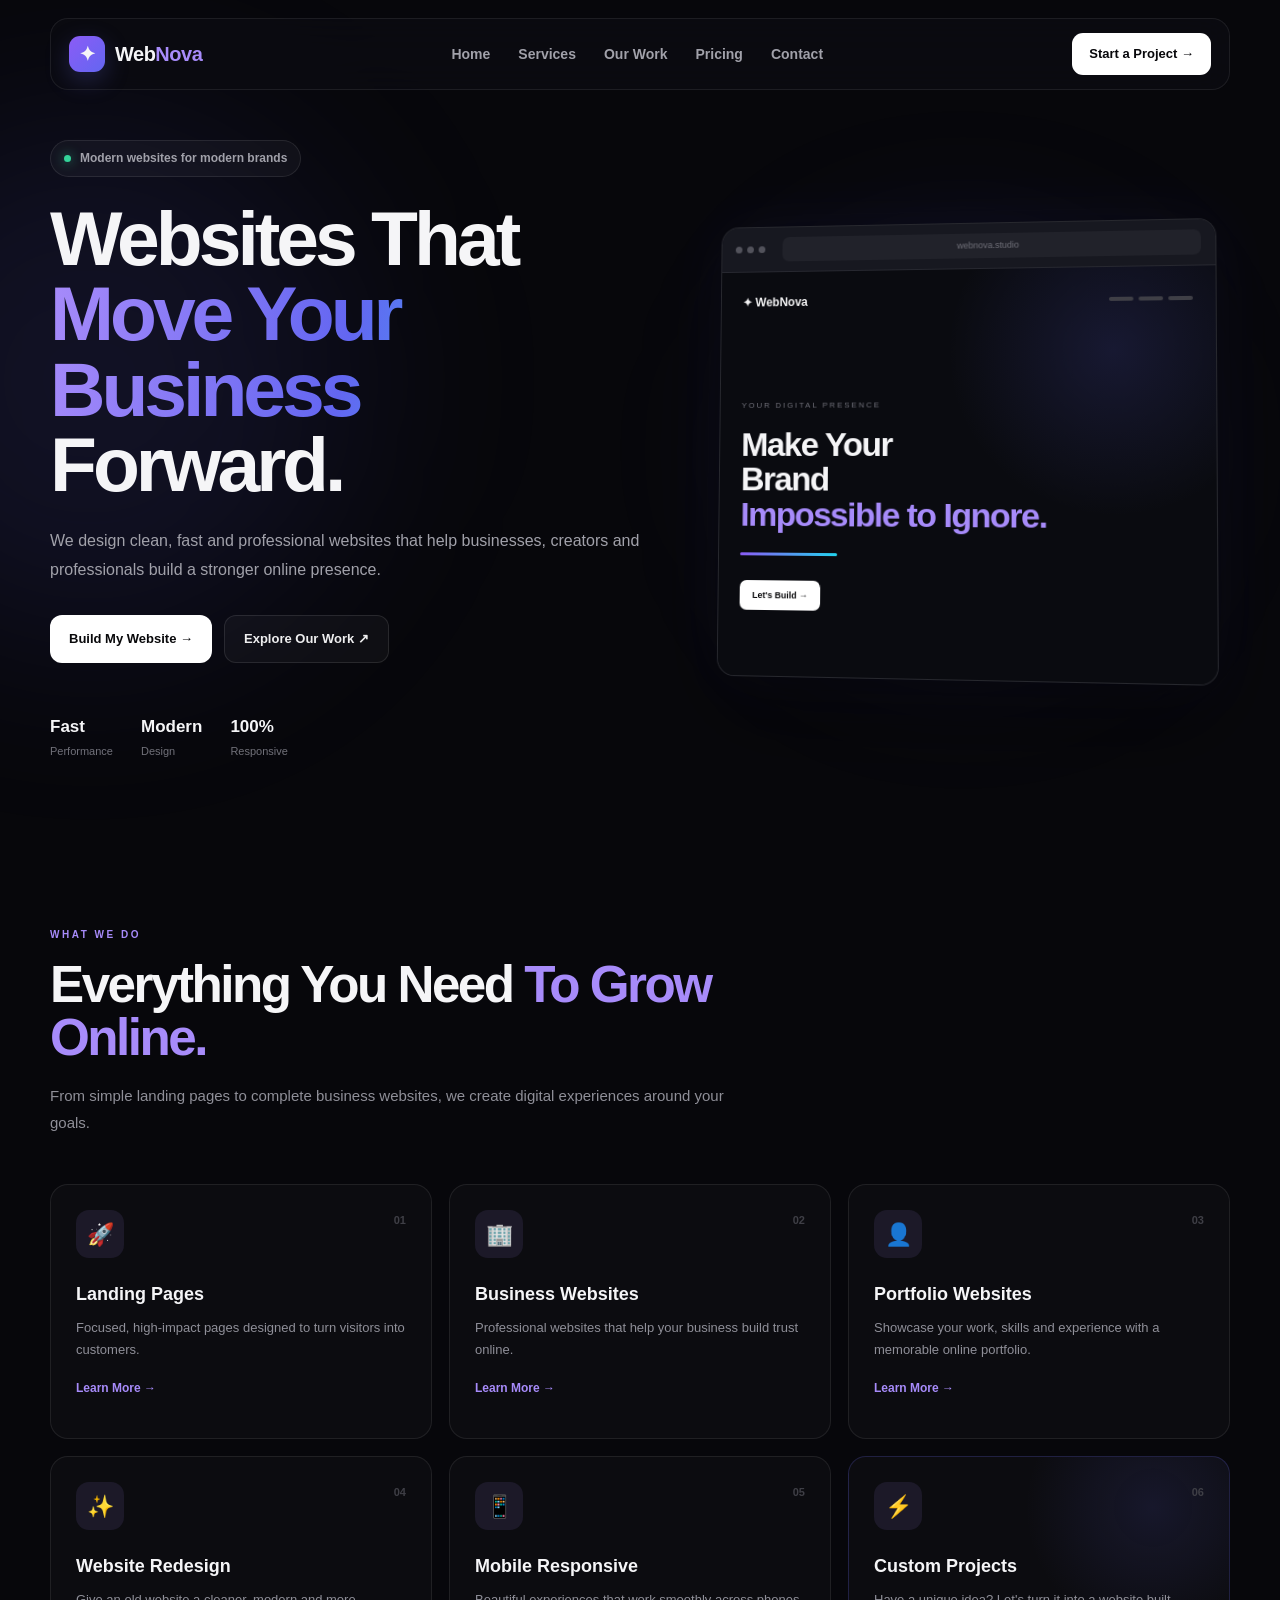
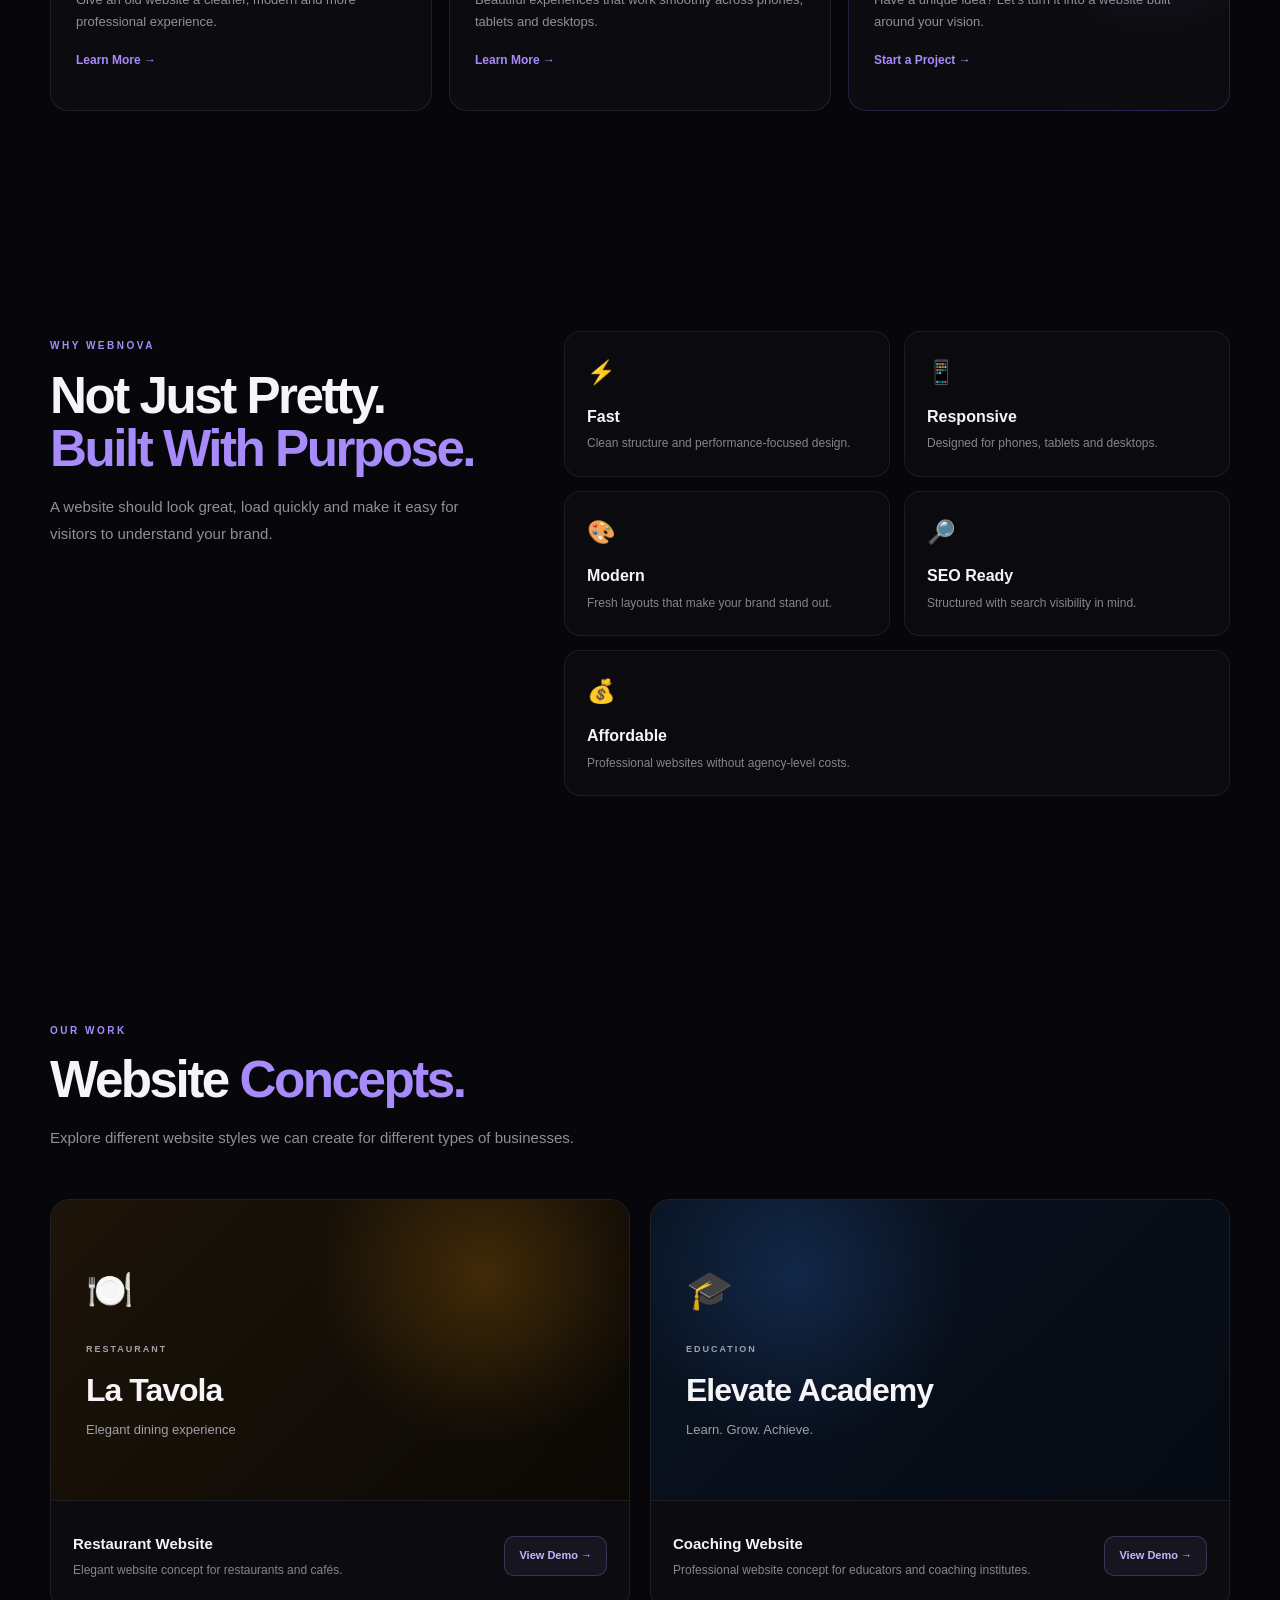
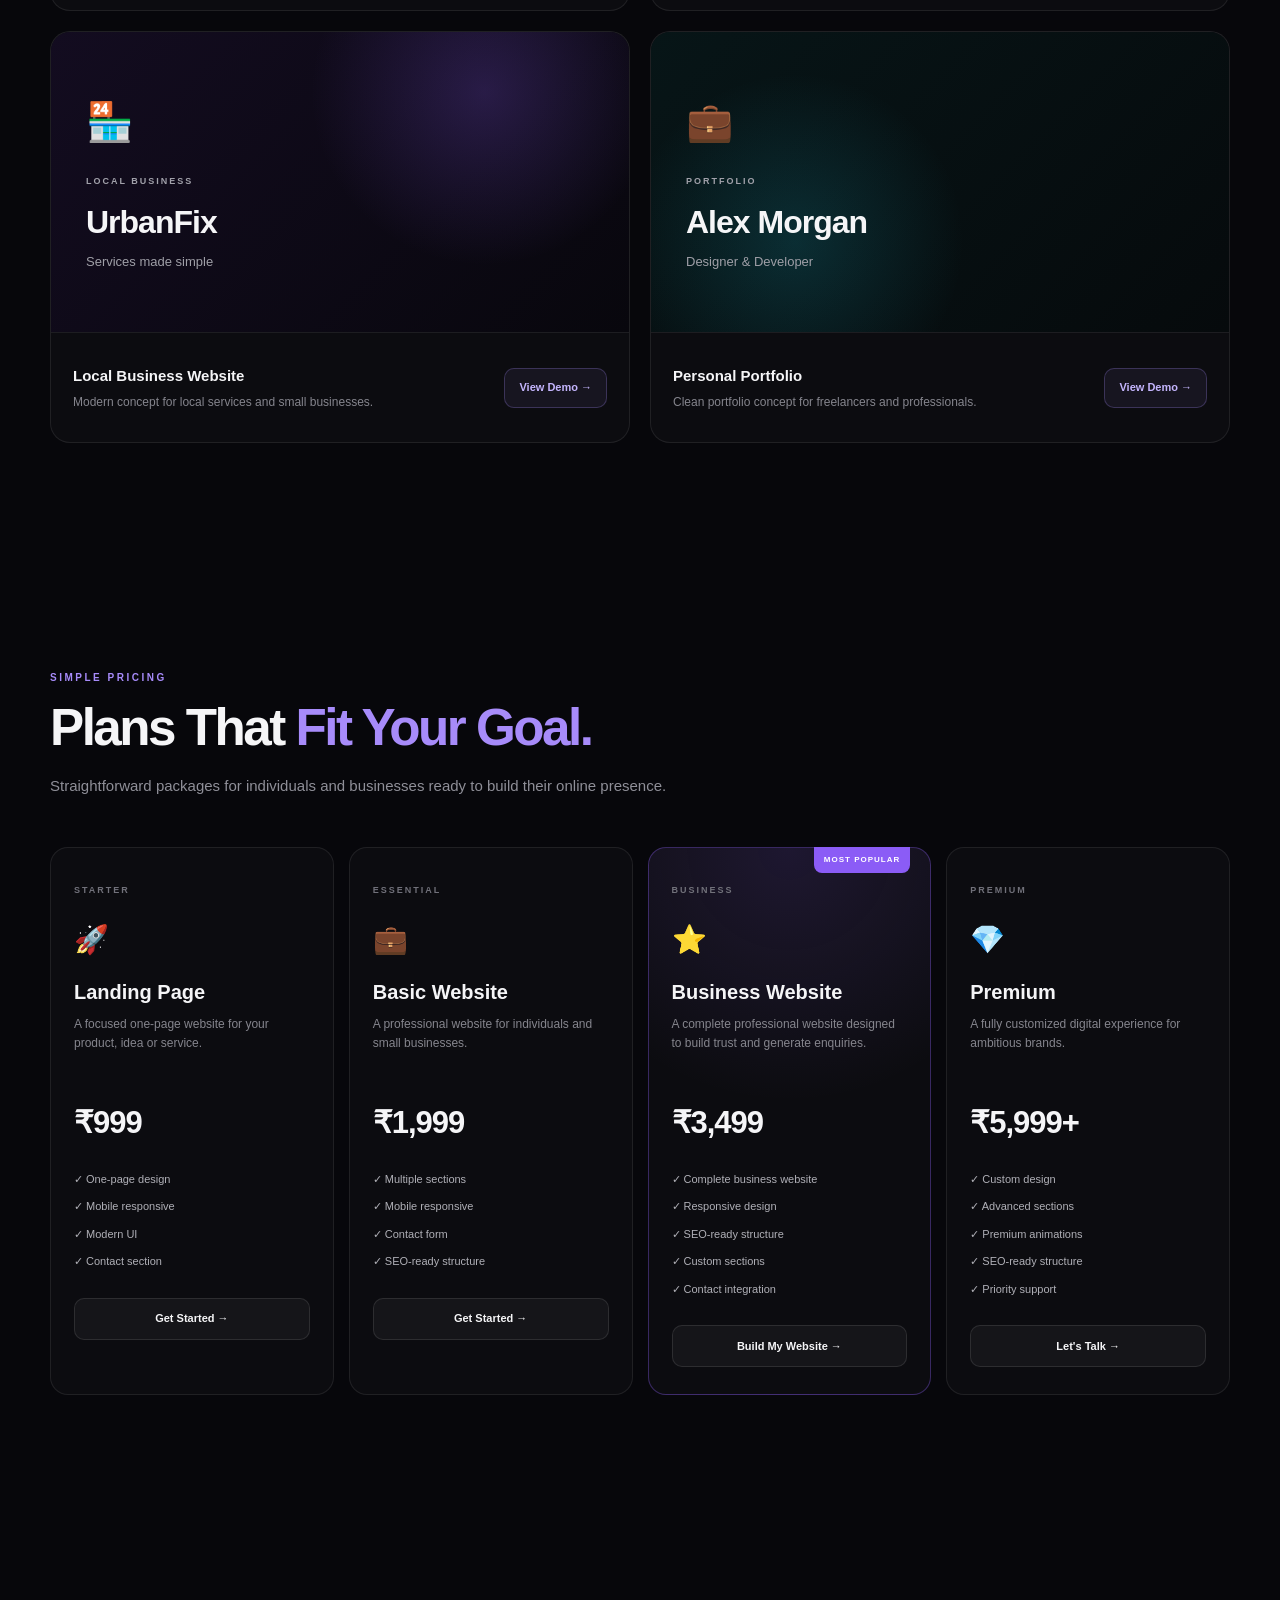
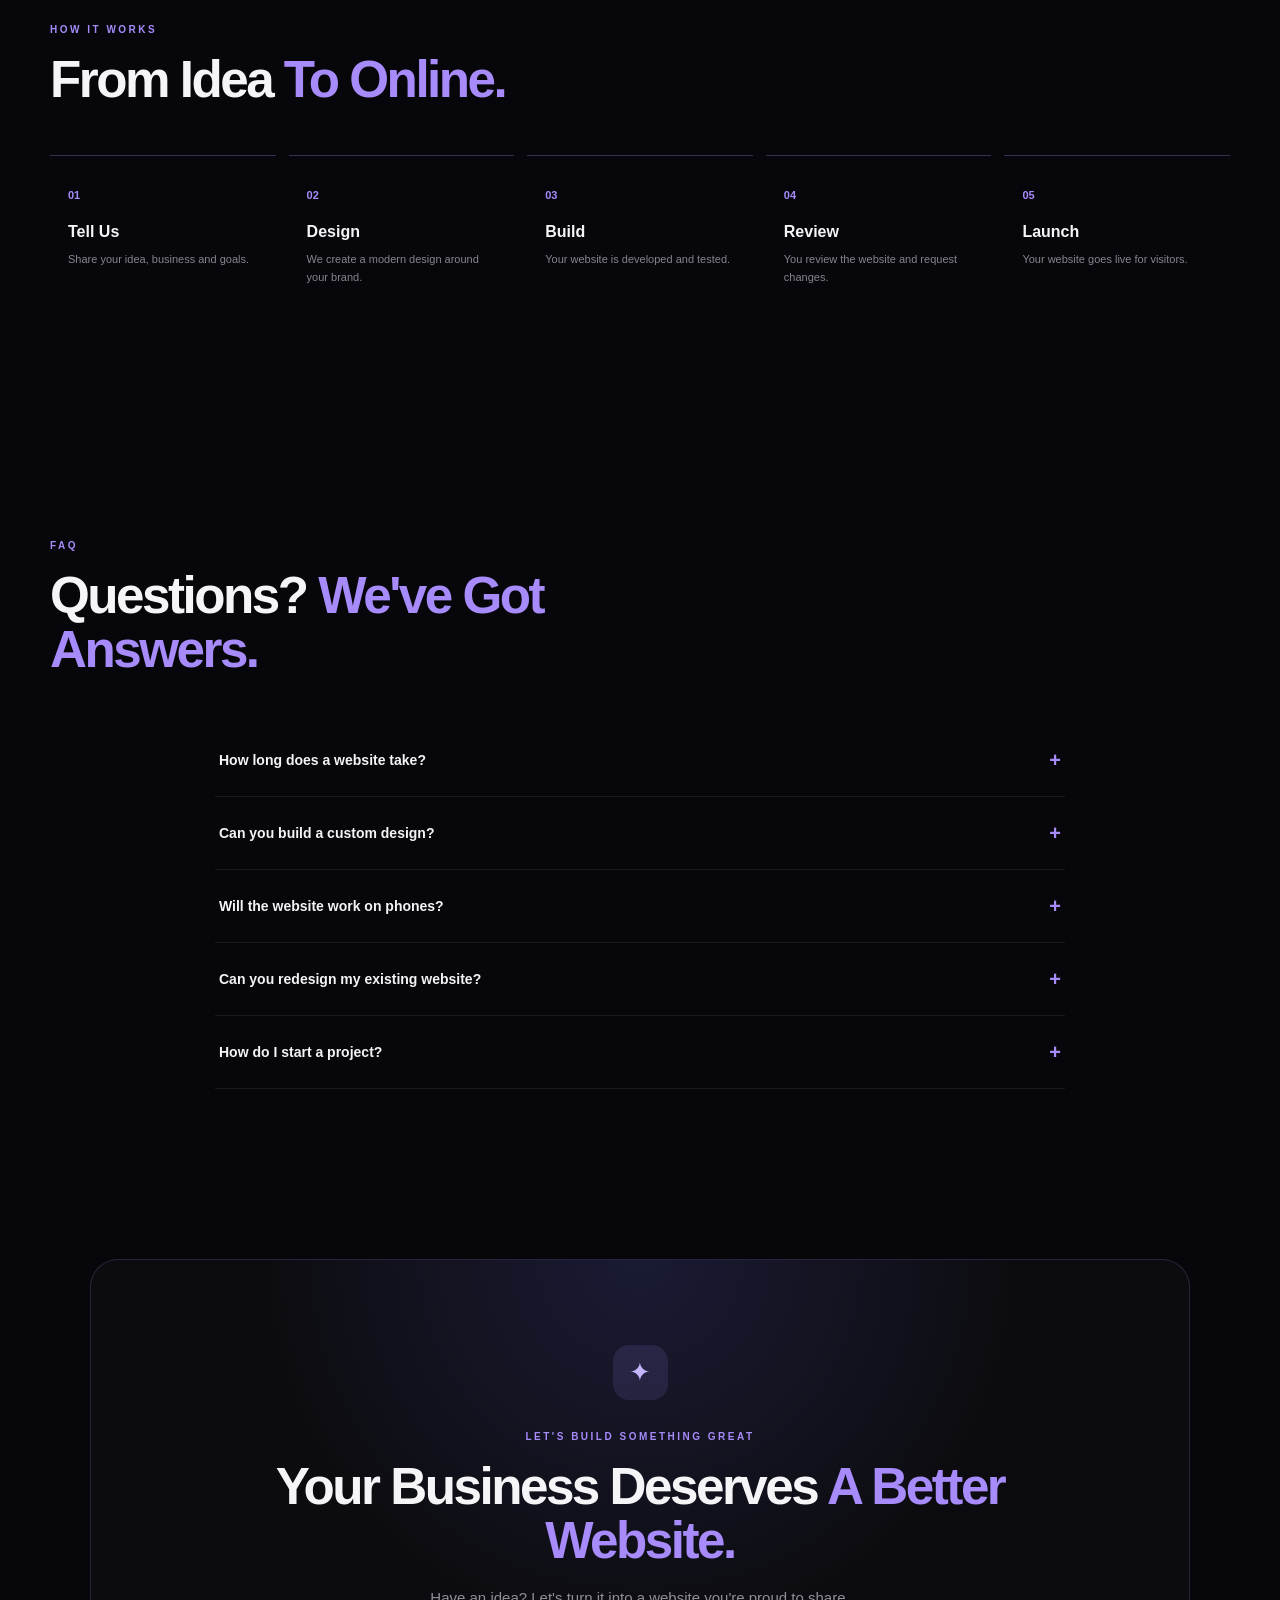
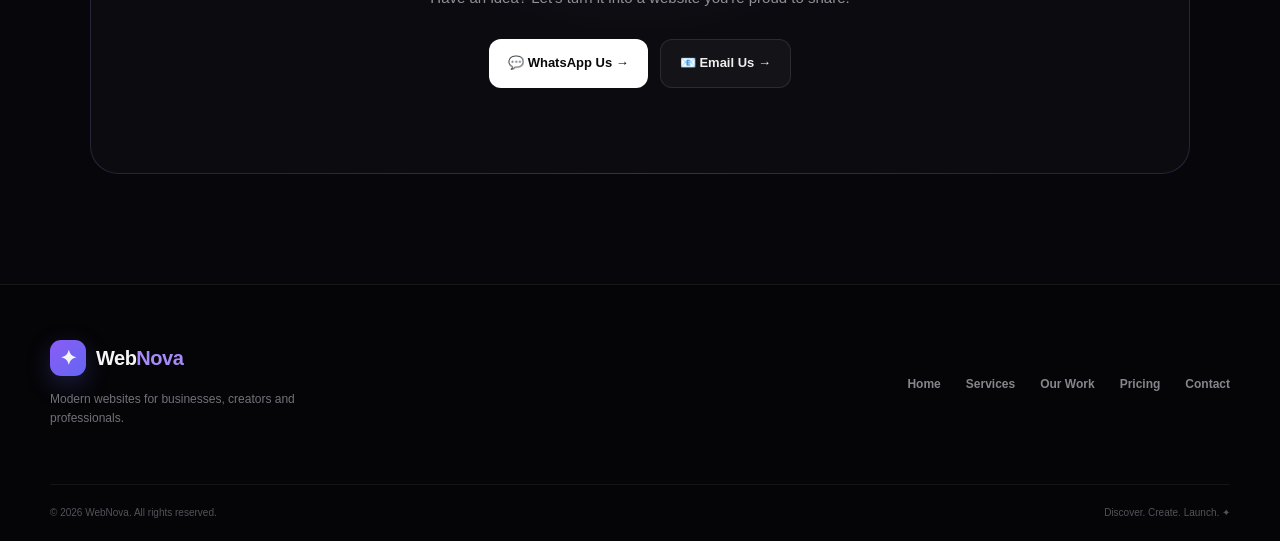
<file: index.html>
<!DOCTYPE html>
<html lang="en">

<head>
    <meta charset="UTF-8">
    <meta name="viewport" content="width=device-width, initial-scale=1.0">

    <meta
        name="description"
        content="WebNova creates modern, responsive and professional websites for businesses, creators and professionals."
    >

    <meta
        name="keywords"
        content="WebNova, website design, business websites, portfolio websites, landing pages"
    >

    <meta name="author" content="WebNova">

    <title>WebNova ✦ Modern Websites That Stand Out</title>

    <link rel="stylesheet" href="style.css">
</head>

<body>

    <!-- =========================
         NAVBAR
    ========================== -->

    <header class="navbar">

        <a href="#home" class="logo">
            <span class="logo-icon">✦</span>
            <span>Web<span class="logo-highlight">Nova</span></span>
        </a>

        <nav class="nav-links">
            <a href="#home">Home</a>
            <a href="#services">Services</a>
            <a href="#work">Our Work</a>
            <a href="#pricing">Pricing</a>
            <a href="#contact">Contact</a>
        </nav>

        <a href="#contact" class="nav-button">
            Start a Project →
        </a>

        <button class="menu-button" id="menuButton" aria-label="Open menu">
            ☰
        </button>

    </header>


    <!-- =========================
         MOBILE MENU
    ========================== -->

    <div class="mobile-menu" id="mobileMenu">

        <a href="#home">Home</a>
        <a href="#services">Services</a>
        <a href="#work">Our Work</a>
        <a href="#pricing">Pricing</a>
        <a href="#contact">Contact</a>

        <a href="#contact" class="mobile-cta">
            Start a Project →
        </a>

    </div>


    <main>

        <!-- =========================
             HERO
        ========================== -->

        <section class="hero" id="home">

            <div class="hero-content">

                <div class="hero-badge">
                    <span class="status-dot"></span>
                    Modern websites for modern brands
                </div>

                <h1>
                    Websites That
                    <span>Move Your Business</span>
                    Forward.
                </h1>

                <p>
                    We design clean, fast and professional websites
                    that help businesses, creators and professionals
                    build a stronger online presence.
                </p>

                <div class="hero-buttons">

                    <a href="#contact" class="button primary-button">
                        Build My Website →
                    </a>

                    <a href="#work" class="button secondary-button">
                        Explore Our Work ↗
                    </a>

                </div>

                <div class="hero-stats">

                    <div>
                        <strong>Fast</strong>
                        <span>Performance</span>
                    </div>

                    <div>
                        <strong>Modern</strong>
                        <span>Design</span>
                    </div>

                    <div>
                        <strong>100%</strong>
                        <span>Responsive</span>
                    </div>

                </div>

            </div>


            <!-- HERO VISUAL -->

            <div class="hero-visual">

                <div class="hero-glow"></div>

                <div class="browser-window">

                    <div class="browser-top">

                        <div class="browser-dots">
                            <span></span>
                            <span></span>
                            <span></span>
                        </div>

                        <div class="browser-url">
                            webnova.studio
                        </div>

                    </div>

                    <div class="browser-content">

                        <div class="mini-nav">

                            <strong>✦ WebNova</strong>

                            <div>
                                <span></span>
                                <span></span>
                                <span></span>
                            </div>

                        </div>

                        <div class="mini-content">

                            <small>
                                YOUR DIGITAL PRESENCE
                            </small>

                            <h3>
                                Make Your
                                <br>
                                Brand
                                <br>
                                <span>Impossible to Ignore.</span>
                            </h3>

                            <div class="mini-line"></div>

                            <div class="mini-button">
                                Let's Build →
                            </div>

                        </div>

                    </div>

                </div>

            </div>

        </section>


        <!-- =========================
             SERVICES
        ========================== -->

        <section class="section" id="services">

            <div class="section-heading">

                <span class="section-label">
                    WHAT WE DO
                </span>

                <h2>
                    Everything You Need
                    <span>To Grow Online.</span>
                </h2>

                <p>
                    From simple landing pages to complete business
                    websites, we create digital experiences around
                    your goals.
                </p>

            </div>


            <div class="services-grid">

                <article class="service-card">

                    <div class="service-icon">🚀</div>

                    <span class="service-number">01</span>

                    <h3>Landing Pages</h3>

                    <p>
                        Focused, high-impact pages designed to
                        turn visitors into customers.
                    </p>

                    <a href="#contact">
                        Learn More →
                    </a>

                </article>


                <article class="service-card">

                    <div class="service-icon">🏢</div>

                    <span class="service-number">02</span>

                    <h3>Business Websites</h3>

                    <p>
                        Professional websites that help your
                        business build trust online.
                    </p>

                    <a href="#contact">
                        Learn More →
                    </a>

                </article>


                <article class="service-card">

                    <div class="service-icon">👤</div>

                    <span class="service-number">03</span>

                    <h3>Portfolio Websites</h3>

                    <p>
                        Showcase your work, skills and experience
                        with a memorable online portfolio.
                    </p>

                    <a href="#contact">
                        Learn More →
                    </a>

                </article>


                <article class="service-card">

                    <div class="service-icon">✨</div>

                    <span class="service-number">04</span>

                    <h3>Website Redesign</h3>

                    <p>
                        Give an old website a cleaner, modern
                        and more professional experience.
                    </p>

                    <a href="#contact">
                        Learn More →
                    </a>

                </article>


                <article class="service-card">

                    <div class="service-icon">📱</div>

                    <span class="service-number">05</span>

                    <h3>Mobile Responsive</h3>

                    <p>
                        Beautiful experiences that work smoothly
                        across phones, tablets and desktops.
                    </p>

                    <a href="#contact">
                        Learn More →
                    </a>

                </article>


                <article class="service-card featured-service">

                    <div class="service-icon">⚡</div>

                    <span class="service-number">06</span>

                    <h3>Custom Projects</h3>

                    <p>
                        Have a unique idea? Let's turn it into
                        a website built around your vision.
                    </p>

                    <a href="#contact">
                        Start a Project →
                    </a>

                </article>

            </div>

        </section>


        <!-- =========================
             WHY US
        ========================== -->

        <section class="section why-section">

            <div class="why-content">

                <span class="section-label">
                    WHY WEBNOVA
                </span>

                <h2>
                    Not Just Pretty.
                    <span>Built With Purpose.</span>
                </h2>

                <p>
                    A website should look great, load quickly and
                    make it easy for visitors to understand your brand.
                </p>

            </div>


            <div class="why-grid">

                <div class="why-card">
                    <div>⚡</div>
                    <h3>Fast</h3>
                    <p>Clean structure and performance-focused design.</p>
                </div>

                <div class="why-card">
                    <div>📱</div>
                    <h3>Responsive</h3>
                    <p>Designed for phones, tablets and desktops.</p>
                </div>

                <div class="why-card">
                    <div>🎨</div>
                    <h3>Modern</h3>
                    <p>Fresh layouts that make your brand stand out.</p>
                </div>

                <div class="why-card">
                    <div>🔎</div>
                    <h3>SEO Ready</h3>
                    <p>Structured with search visibility in mind.</p>
                </div>

                <div class="why-card">
                    <div>💰</div>
                    <h3>Affordable</h3>
                    <p>Professional websites without agency-level costs.</p>
                </div>

            </div>

        </section>


        <!-- =========================
             PORTFOLIO
        ========================== -->

        <section class="section work-section" id="work">

            <div class="section-heading">

                <span class="section-label">
                    OUR WORK
                </span>

                <h2>
                    Website
                    <span>Concepts.</span>
                </h2>

                <p>
                    Explore different website styles we can create
                    for different types of businesses.
                </p>

            </div>


            <div class="work-grid">

                <!-- RESTAURANT -->

                <article class="work-card">

                    <div class="work-preview restaurant-preview">

                        <div class="preview-icon">
                            🍽️
                        </div>

                        <span>RESTAURANT</span>

                        <h3>
                            La Tavola
                        </h3>

                        <p>
                            Elegant dining experience
                        </p>

                    </div>

                    <div class="work-info">

                        <div>
                            <h3>Restaurant Website</h3>

                            <p>
                                Elegant website concept for restaurants
                                and cafés.
                            </p>
                        </div>

                        <a
                            href="restaurant.html"
                            class="demo-button"
                        >
                            View Demo →
                        </a>

                    </div>

                </article>


                <!-- COACHING -->

                <article class="work-card">

                    <div class="work-preview coaching-preview">

                        <div class="preview-icon">
                            🎓
                        </div>

                        <span>EDUCATION</span>

                        <h3>
                            Elevate Academy
                        </h3>

                        <p>
                            Learn. Grow. Achieve.
                        </p>

                    </div>

                    <div class="work-info">

                        <div>
                            <h3>Coaching Website</h3>

                            <p>
                                Professional website concept for
                                educators and coaching institutes.
                            </p>
                        </div>

                        <a
                            href="coaching.html"
                            class="demo-button"
                        >
                            View Demo →
                        </a>

                    </div>

                </article>


                <!-- LOCAL BUSINESS -->

                <article class="work-card">

                    <div class="work-preview business-preview">

                        <div class="preview-icon">
                            🏪
                        </div>

                        <span>LOCAL BUSINESS</span>

                        <h3>
                            UrbanFix
                        </h3>

                        <p>
                            Services made simple
                        </p>

                    </div>

                    <div class="work-info">

                        <div>
                            <h3>Local Business Website</h3>

                            <p>
                                Modern concept for local services
                                and small businesses.
                            </p>
                        </div>

                        <a
                            href="business.html"
                            class="demo-button"
                        >
                            View Demo →
                        </a>

                    </div>

                </article>


                <!-- PORTFOLIO -->

                <article class="work-card">

                    <div class="work-preview portfolio-preview">

                        <div class="preview-icon">
                            💼
                        </div>

                        <span>PORTFOLIO</span>

                        <h3>
                            Alex Morgan
                        </h3>

                        <p>
                            Designer & Developer
                        </p>

                    </div>

                    <div class="work-info">

                        <div>
                            <h3>Personal Portfolio</h3>

                            <p>
                                Clean portfolio concept for freelancers
                                and professionals.
                            </p>
                        </div>

                        <a
                            href="portfolio.html"
                            class="demo-button"
                        >
                            View Demo →
                        </a>

                    </div>

                </article>

            </div>

        </section>


        <!-- =========================
             PRICING
        ========================== -->

        <section class="section pricing-section" id="pricing">

            <div class="section-heading">

                <span class="section-label">
                    SIMPLE PRICING
                </span>

                <h2>
                    Plans That
                    <span>Fit Your Goal.</span>
                </h2>

                <p>
                    Straightforward packages for individuals and
                    businesses ready to build their online presence.
                </p>

            </div>


            <div class="pricing-grid">

                <article class="pricing-card">

                    <span class="plan-label">
                        STARTER
                    </span>

                    <div class="pricing-icon">
                        🚀
                    </div>

                    <h3>
                        Landing Page
                    </h3>

                    <p>
                        A focused one-page website for your
                        product, idea or service.
                    </p>

                    <div class="price">
                        ₹999
                    </div>

                    <ul>
                        <li>✓ One-page design</li>
                        <li>✓ Mobile responsive</li>
                        <li>✓ Modern UI</li>
                        <li>✓ Contact section</li>
                    </ul>

                    <a href="#contact" class="price-button">
                        Get Started →
                    </a>

                </article>


                <article class="pricing-card">

                    <span class="plan-label">
                        ESSENTIAL
                    </span>

                    <div class="pricing-icon">
                        💼
                    </div>

                    <h3>
                        Basic Website
                    </h3>

                    <p>
                        A professional website for individuals
                        and small businesses.
                    </p>

                    <div class="price">
                        ₹1,999
                    </div>

                    <ul>
                        <li>✓ Multiple sections</li>
                        <li>✓ Mobile responsive</li>
                        <li>✓ Contact form</li>
                        <li>✓ SEO-ready structure</li>
                    </ul>

                    <a href="#contact" class="price-button">
                        Get Started →
                    </a>

                </article>


                <article class="pricing-card featured-pricing">

                    <div class="popular">
                        MOST POPULAR
                    </div>

                    <span class="plan-label">
                        BUSINESS
                    </span>

                    <div class="pricing-icon">
                        ⭐
                    </div>

                    <h3>
                        Business Website
                    </h3>

                    <p>
                        A complete professional website designed
                        to build trust and generate enquiries.
                    </p>

                    <div class="price">
                        ₹3,499
                    </div>

                    <ul>
                        <li>✓ Complete business website</li>
                        <li>✓ Responsive design</li>
                        <li>✓ SEO-ready structure</li>
                        <li>✓ Custom sections</li>
                        <li>✓ Contact integration</li>
                    </ul>

                    <a href="#contact" class="price-button">
                        Build My Website →
                    </a>

                </article>


                <article class="pricing-card">

                    <span class="plan-label">
                        PREMIUM
                    </span>

                    <div class="pricing-icon">
                        💎
                    </div>

                    <h3>
                        Premium
                    </h3>

                    <p>
                        A fully customized digital experience
                        for ambitious brands.
                    </p>

                    <div class="price">
                        ₹5,999+
                    </div>

                    <ul>
                        <li>✓ Custom design</li>
                        <li>✓ Advanced sections</li>
                        <li>✓ Premium animations</li>
                        <li>✓ SEO-ready structure</li>
                        <li>✓ Priority support</li>
                    </ul>

                    <a href="#contact" class="price-button">
                        Let's Talk →
                    </a>

                </article>

            </div>

        </section>


        <!-- =========================
             PROCESS
        ========================== -->

        <section class="section process-section">

            <div class="section-heading">

                <span class="section-label">
                    HOW IT WORKS
                </span>

                <h2>
                    From Idea
                    <span>To Online.</span>
                </h2>

            </div>


            <div class="process-grid">

                <div class="process-step">
                    <span>01</span>
                    <h3>Tell Us</h3>
                    <p>Share your idea, business and goals.</p>
                </div>

                <div class="process-step">
                    <span>02</span>
                    <h3>Design</h3>
                    <p>We create a modern design around your brand.</p>
                </div>

                <div class="process-step">
                    <span>03</span>
                    <h3>Build</h3>
                    <p>Your website is developed and tested.</p>
                </div>

                <div class="process-step">
                    <span>04</span>
                    <h3>Review</h3>
                    <p>You review the website and request changes.</p>
                </div>

                <div class="process-step">
                    <span>05</span>
                    <h3>Launch</h3>
                    <p>Your website goes live for visitors.</p>
                </div>

            </div>

        </section>


        <!-- =========================
             FAQ
        ========================== -->

        <section class="section faq-section">

            <div class="section-heading">

                <span class="section-label">
                    FAQ
                </span>

                <h2>
                    Questions?
                    <span>We've Got Answers.</span>
                </h2>

            </div>


            <div class="faq-container">

                <div class="faq-item">

                    <button class="faq-question">
                        How long does a website take?
                        <span>+</span>
                    </button>

                    <div class="faq-answer">
                        <p>
                            Timelines depend on the size and requirements
                            of the project. We'll discuss everything before
                            starting.
                        </p>
                    </div>

                </div>


                <div class="faq-item">

                    <button class="faq-question">
                        Can you build a custom design?
                        <span>+</span>
                    </button>

                    <div class="faq-answer">
                        <p>
                            Yes. Every website can be designed around
                            your brand, content and goals.
                        </p>
                    </div>

                </div>


                <div class="faq-item">

                    <button class="faq-question">
                        Will the website work on phones?
                        <span>+</span>
                    </button>

                    <div class="faq-answer">
                        <p>
                            Yes. Responsive design is part of every
                            WebNova project.
                        </p>
                    </div>

                </div>


                <div class="faq-item">

                    <button class="faq-question">
                        Can you redesign my existing website?
                        <span>+</span>
                    </button>

                    <div class="faq-answer">
                        <p>
                            Absolutely. We can modernize the design,
                            structure and overall user experience.
                        </p>
                    </div>

                </div>


                <div class="faq-item">

                    <button class="faq-question">
                        How do I start a project?
                        <span>+</span>
                    </button>

                    <div class="faq-answer">
                        <p>
                            Contact us with your idea and we'll discuss
                            the best approach for your project.
                        </p>
                    </div>

                </div>

            </div>

        </section>


        <!-- =========================
             CTA
        ========================== -->

        <section class="cta-section" id="contact">

            <div class="cta-content">

                <div class="cta-icon">
                    ✦
                </div>

                <span class="section-label">
                    LET'S BUILD SOMETHING GREAT
                </span>

                <h2>
                    Your Business Deserves
                    <span>A Better Website.</span>
                </h2>

                <p>
                    Have an idea? Let's turn it into a website
                    you're proud to share.
                </p>

                <div class="cta-buttons">

                    <a
                        href="https://wa.me/918979978542?text=Hi%20WebNova%20%F0%9F%8C%9F%2C%20I%20want%20to%20discuss%20a%20website."
                        target="_blank"
                        rel="noopener noreferrer"
                        class="button primary-button"
                    >
                        💬 WhatsApp Us →
                    </a>

                    <a
                        href="mailto:gargatharv88@gmail.com?subject=WebNova%20Website%20Enquiry"
                        class="button secondary-button"
                    >
                        📧 Email Us →
                    </a>

                </div>

            </div>

        </section>

    </main>


    <!-- =========================
         FOOTER
    ========================== -->

    <footer class="footer">

        <div class="footer-top">

            <div>

                <a href="#home" class="logo">
                    <span class="logo-icon">✦</span>
                    <span>Web<span class="logo-highlight">Nova</span></span>
                </a>

                <p>
                    Modern websites for businesses,
                    creators and professionals.
                </p>

            </div>


            <div class="footer-links">

                <a href="#home">Home</a>
                <a href="#services">Services</a>
                <a href="#work">Our Work</a>
                <a href="#pricing">Pricing</a>
                <a href="#contact">Contact</a>

            </div>

        </div>


        <div class="footer-bottom">

            <span>
                © <span id="currentYear"></span> WebNova. All rights reserved.
            </span>

            <span>
                Discover. Create. Launch. ✦
            </span>

        </div>

    </footer>


    <script src="script.js"></script>

</body>
</html>
</file>
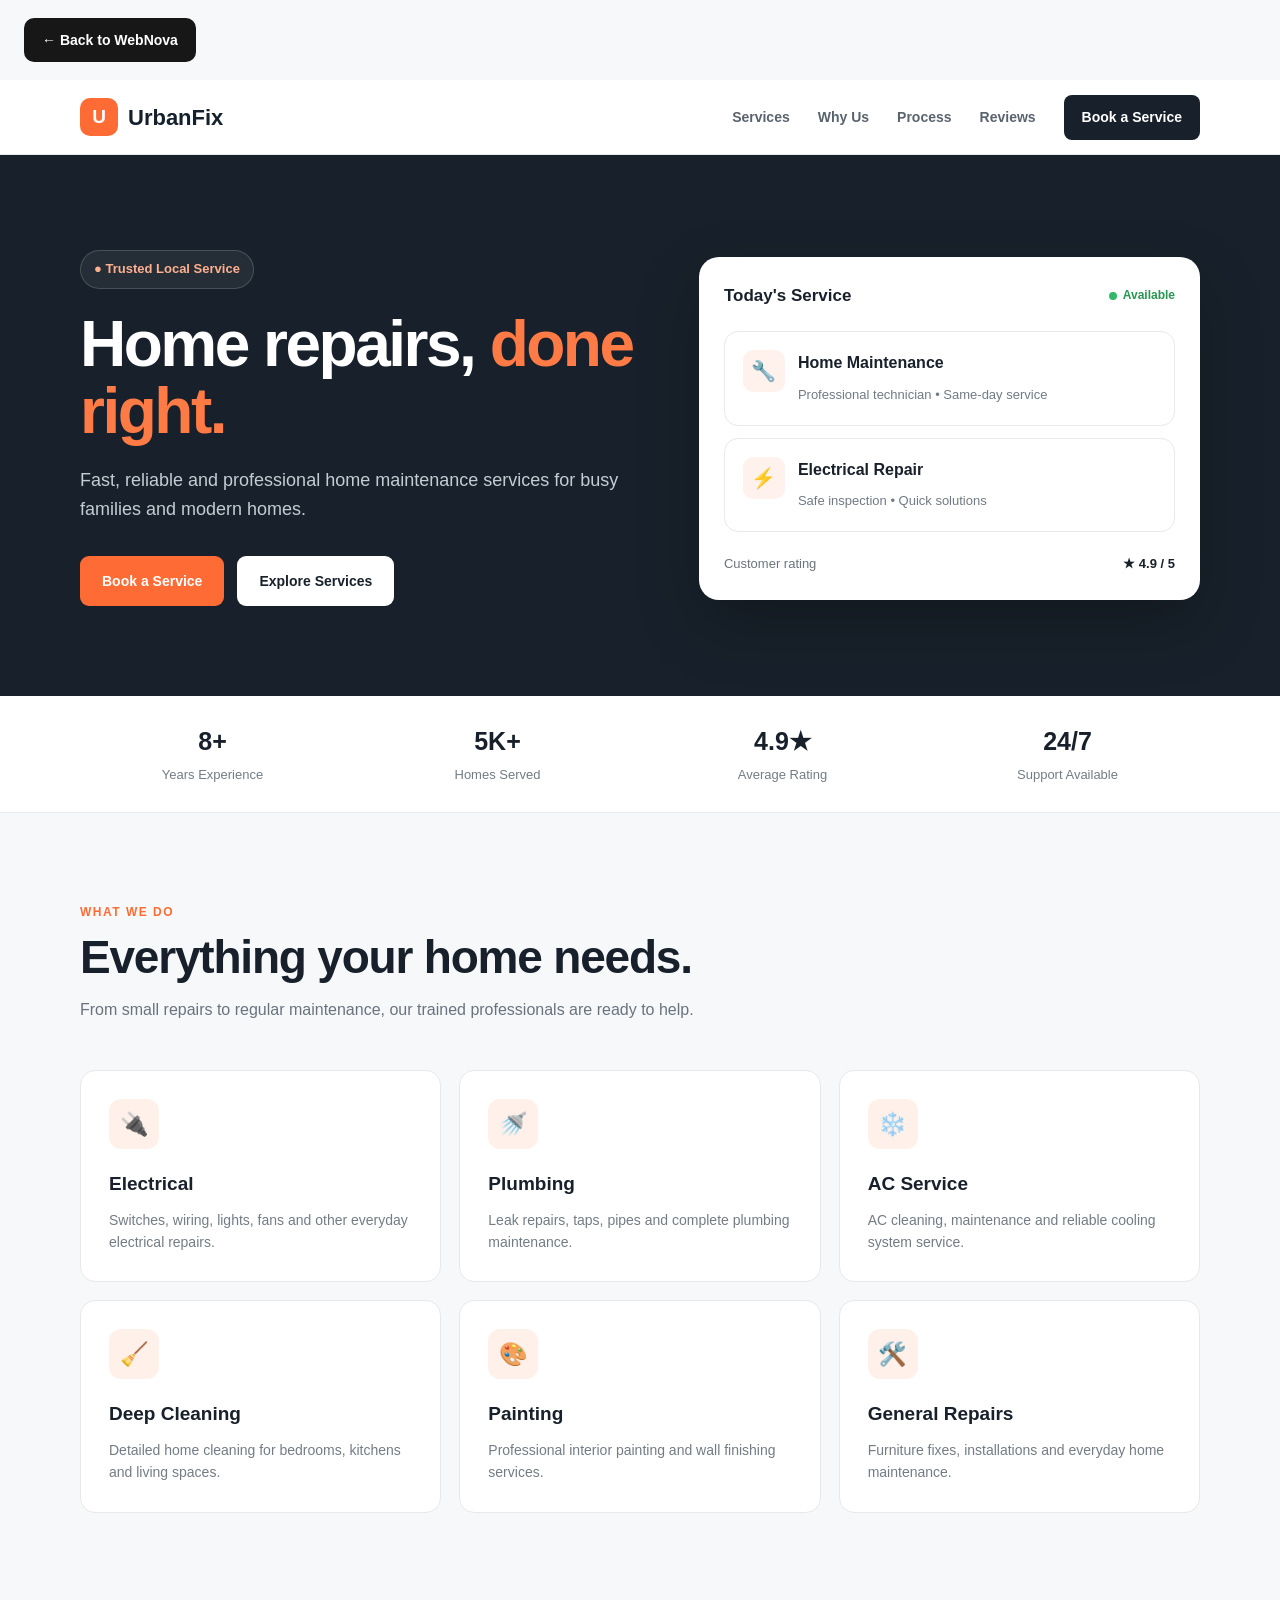
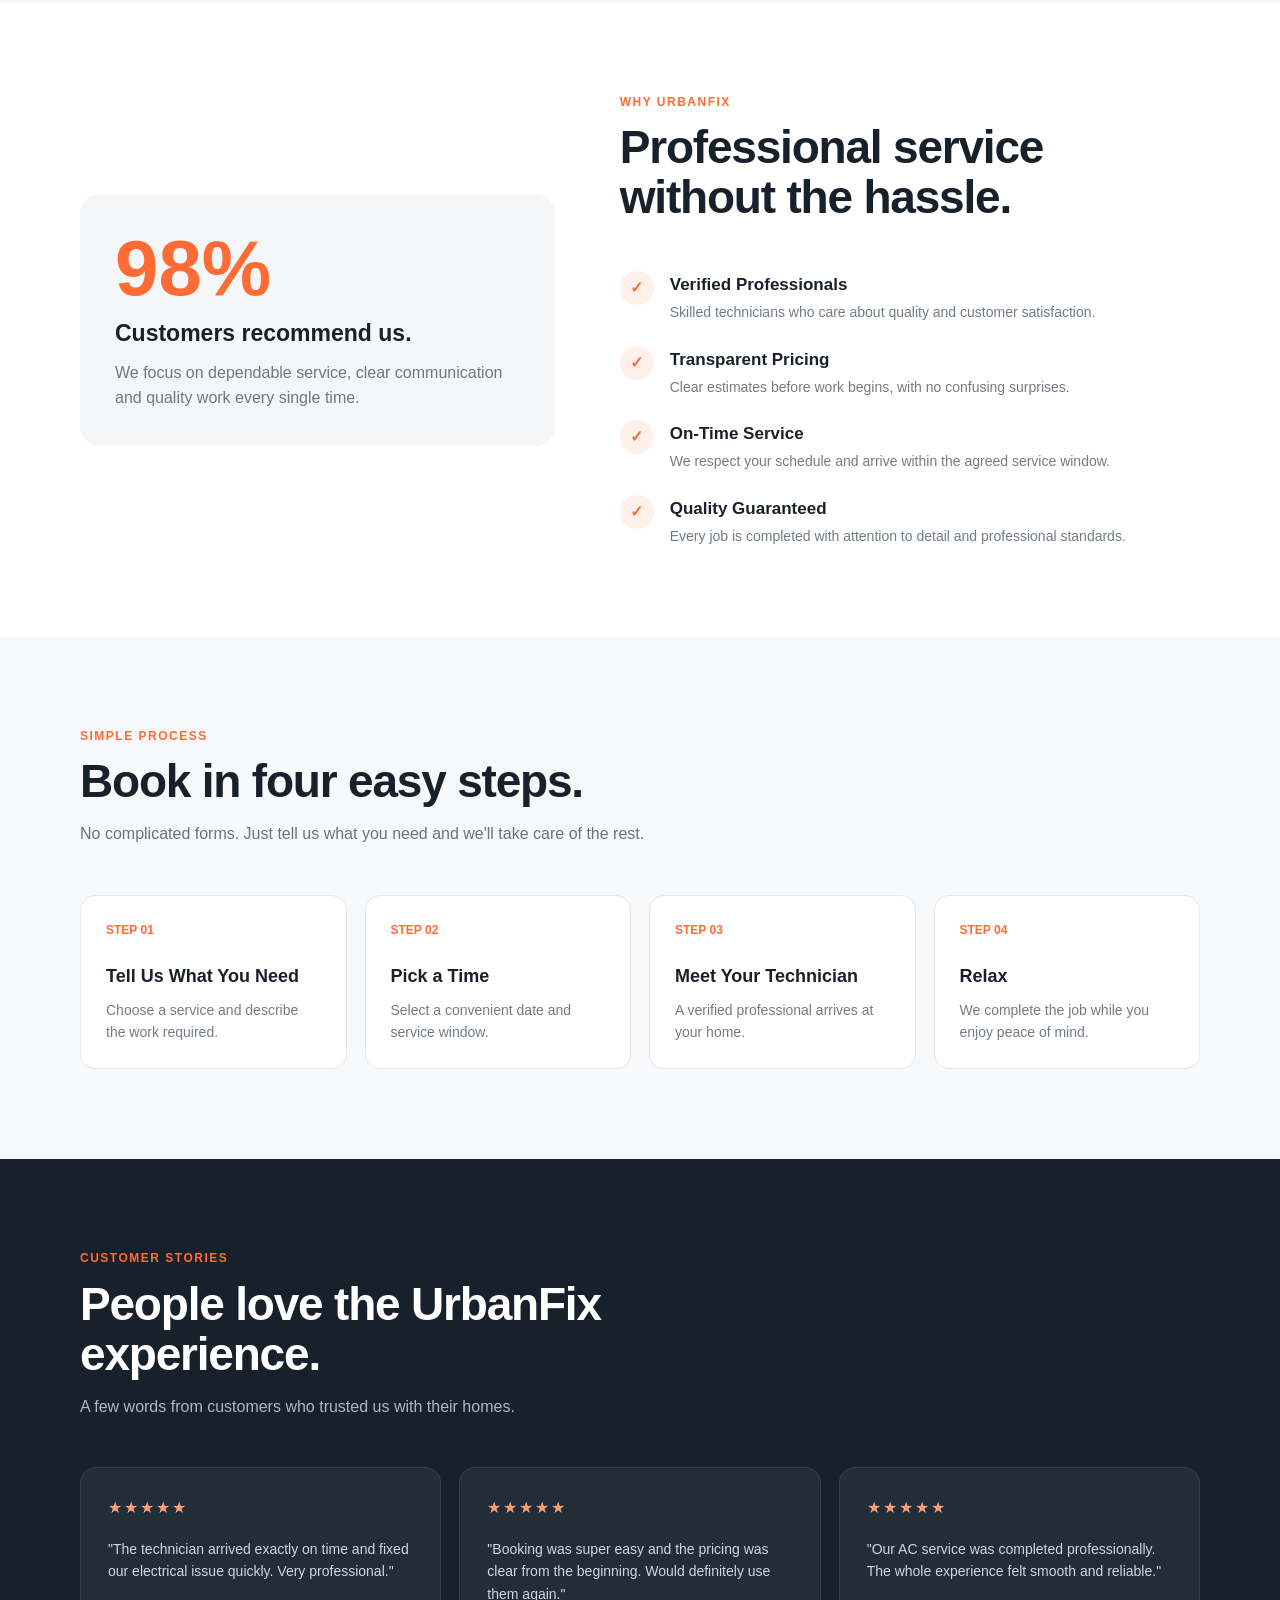
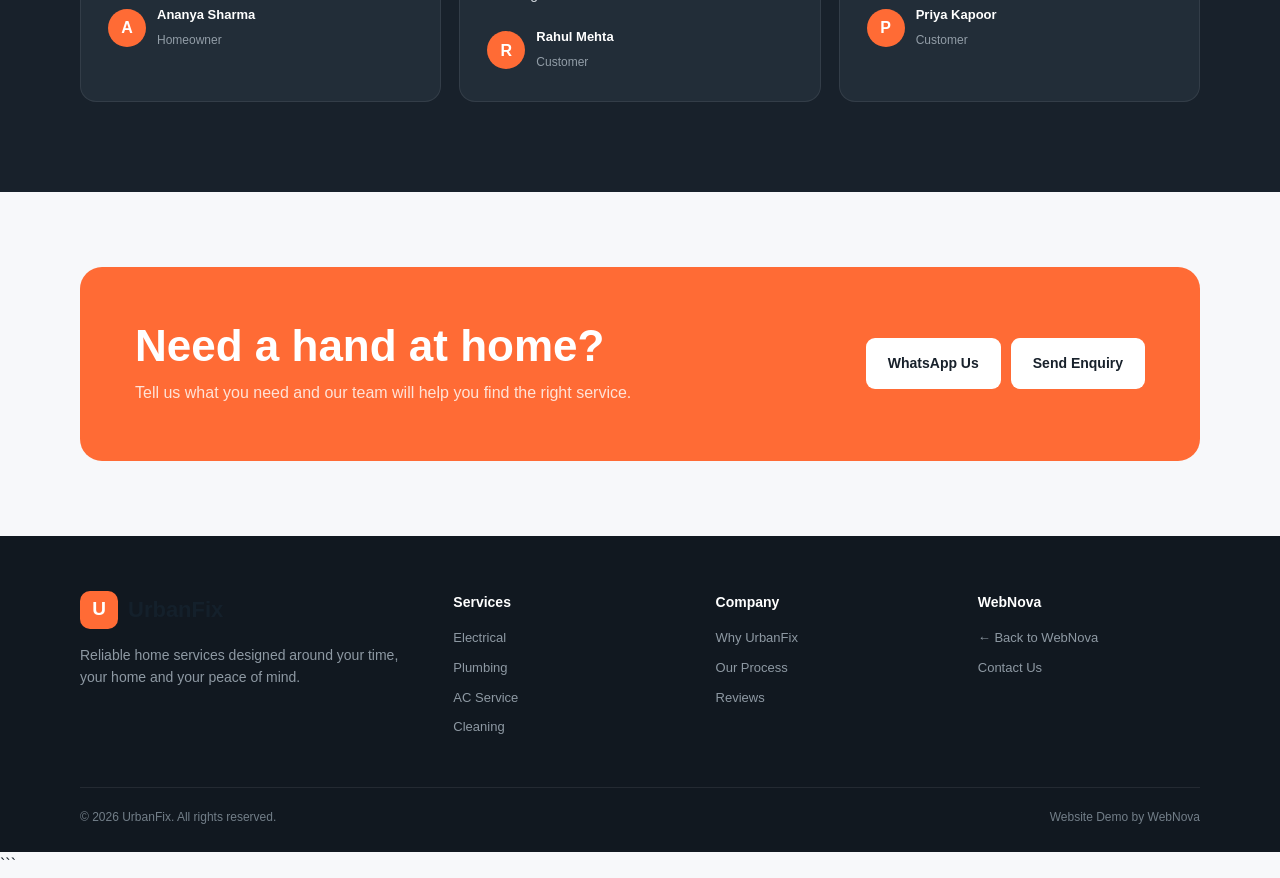
<file: business.html>
<!DOCTYPE html>
<html lang="en">
<head>
    <meta charset="UTF-8">
    <meta name="viewport" content="width=device-width, initial-scale=1.0">

    <title>UrbanFix | Reliable Home Services</title>

    <meta name="description"
          content="UrbanFix provides reliable, professional and fast home maintenance services.">

    <style>
        * {
            margin: 0;
            padding: 0;
            box-sizing: border-box;
        }

        html {
            scroll-behavior: smooth;
        }

        body {
            font-family: Arial, Helvetica, sans-serif;
            background: #f7f8fa;
            color: #18212b;
            line-height: 1.6;
        }

        a {
            text-decoration: none;
            color: inherit;
        }

        .container {
            width: min(1120px, 92%);
            margin: auto;
        }

        /* NAVBAR */

        nav {
            background: #ffffff;
            border-bottom: 1px solid #e7e9ed;
            position: sticky;
            top: 0;
            z-index: 100;
        }

        .nav-inner {
            min-height: 74px;
            display: flex;
            align-items: center;
            justify-content: space-between;
            gap: 25px;
        }

        .logo {
            display: flex;
            align-items: center;
            gap: 10px;
            font-size: 22px;
            font-weight: 800;
            color: #14202b;
        }

        .logo-mark {
            width: 38px;
            height: 38px;
            border-radius: 10px;
            background: #ff6b35;
            color: white;
            display: grid;
            place-items: center;
            font-size: 19px;
        }

        .nav-links {
            display: flex;
            align-items: center;
            gap: 28px;
        }

        .nav-links a {
            color: #59636e;
            font-size: 14px;
            font-weight: 600;
            transition: 0.2s;
        }

        .nav-links a:hover {
            color: #ff6b35;
        }

        .nav-button {
            padding: 11px 18px;
            border-radius: 8px;
            background: #18212b;
            color: white !important;
        }

        .nav-button:hover {
            background: #ff6b35 !important;
        }

        /* HERO */

        .hero {
            background: #18212b;
            color: white;
            padding: 95px 0 90px;
            overflow: hidden;
        }

        .hero-grid {
            display: grid;
            grid-template-columns: 1.05fr 0.95fr;
            gap: 65px;
            align-items: center;
        }

        .badge {
            display: inline-flex;
            align-items: center;
            gap: 8px;
            padding: 8px 13px;
            border: 1px solid rgba(255,255,255,0.16);
            border-radius: 30px;
            background: rgba(255,255,255,0.06);
            color: #ffb08f;
            font-size: 13px;
            font-weight: 700;
            margin-bottom: 22px;
        }

        .hero h1 {
            font-size: clamp(42px, 5vw, 70px);
            line-height: 1.04;
            letter-spacing: -2.5px;
            margin-bottom: 22px;
        }

        .hero h1 span {
            color: #ff7b45;
        }

        .hero p {
            max-width: 580px;
            color: #c4ccd3;
            font-size: 18px;
            margin-bottom: 32px;
        }

        .hero-buttons {
            display: flex;
            gap: 13px;
            flex-wrap: wrap;
        }

        .btn {
            display: inline-flex;
            align-items: center;
            justify-content: center;
            padding: 14px 22px;
            border-radius: 9px;
            font-size: 14px;
            font-weight: 800;
            transition: 0.25s;
        }

        .btn-primary {
            background: #ff6b35;
            color: white;
        }

        .btn-primary:hover {
            transform: translateY(-2px);
            background: #ff7d4e;
        }

        .btn-light {
            background: white;
            color: #18212b;
        }

        .btn-light:hover {
            transform: translateY(-2px);
        }

        /* HERO CARD */

        .service-panel {
            background: #ffffff;
            color: #18212b;
            border-radius: 20px;
            padding: 25px;
            box-shadow: 0 25px 60px rgba(0,0,0,0.25);
        }

        .panel-top {
            display: flex;
            align-items: center;
            justify-content: space-between;
            margin-bottom: 22px;
        }

        .panel-title {
            font-weight: 800;
            font-size: 17px;
        }

        .status {
            display: inline-flex;
            align-items: center;
            gap: 6px;
            color: #269653;
            font-size: 12px;
            font-weight: 800;
        }

        .status-dot {
            width: 8px;
            height: 8px;
            border-radius: 50%;
            background: #32b866;
        }

        .booking-box {
            border: 1px solid #e7e9ed;
            border-radius: 14px;
            padding: 18px;
            margin-bottom: 12px;
        }

        .booking-box strong {
            display: block;
            margin-bottom: 5px;
        }

        .booking-box span {
            color: #717a84;
            font-size: 13px;
        }

        .booking-icon {
            width: 42px;
            height: 42px;
            border-radius: 10px;
            background: #fff1eb;
            display: grid;
            place-items: center;
            font-size: 20px;
            float: left;
            margin-right: 13px;
        }

        .panel-footer {
            display: flex;
            justify-content: space-between;
            align-items: center;
            padding-top: 10px;
            font-size: 13px;
            color: #6b747d;
        }

        .rating {
            font-weight: 800;
            color: #18212b;
        }

        /* TRUST BAR */

        .trust {
            background: white;
            border-bottom: 1px solid #e8eaed;
        }

        .trust-grid {
            display: grid;
            grid-template-columns: repeat(4, 1fr);
            padding: 25px 0;
            gap: 20px;
        }

        .trust-item {
            text-align: center;
        }

        .trust-item strong {
            display: block;
            font-size: 25px;
            color: #18212b;
        }

        .trust-item span {
            color: #737c85;
            font-size: 13px;
        }

        /* GENERAL SECTIONS */

        section {
            padding: 90px 0;
        }

        .section-heading {
            max-width: 680px;
            margin-bottom: 48px;
        }

        .eyebrow {
            color: #ff6b35;
            text-transform: uppercase;
            letter-spacing: 1.5px;
            font-size: 12px;
            font-weight: 900;
            margin-bottom: 10px;
        }

        .section-heading h2 {
            font-size: clamp(32px, 4vw, 46px);
            line-height: 1.1;
            letter-spacing: -1.2px;
            margin-bottom: 14px;
        }

        .section-heading p {
            color: #69737d;
            font-size: 16px;
        }

        /* SERVICES */

        .services-grid {
            display: grid;
            grid-template-columns: repeat(3, 1fr);
            gap: 18px;
        }

        .service-card {
            background: white;
            border: 1px solid #e6e8eb;
            border-radius: 15px;
            padding: 28px;
            transition: 0.25s;
        }

        .service-card:hover {
            transform: translateY(-5px);
            border-color: #ffb39a;
            box-shadow: 0 15px 35px rgba(24,33,43,0.08);
        }

        .service-icon {
            width: 50px;
            height: 50px;
            border-radius: 12px;
            background: #fff0e9;
            display: grid;
            place-items: center;
            font-size: 23px;
            margin-bottom: 20px;
        }

        .service-card h3 {
            font-size: 19px;
            margin-bottom: 9px;
        }

        .service-card p {
            color: #737c85;
            font-size: 14px;
        }

        /* WHY US */

        .why {
            background: #ffffff;
        }

        .why-grid {
            display: grid;
            grid-template-columns: 0.9fr 1.1fr;
            gap: 65px;
            align-items: center;
        }

        .why-box {
            background: #f5f6f7;
            border-radius: 20px;
            padding: 35px;
        }

        .big-number {
            font-size: 78px;
            line-height: 1;
            font-weight: 900;
            color: #ff6b35;
            margin-bottom: 8px;
        }

        .why-box h3 {
            font-size: 23px;
            margin-bottom: 8px;
        }

        .why-box p {
            color: #6e7881;
        }

        .why-list {
            display: grid;
            gap: 22px;
        }

        .why-item {
            display: flex;
            gap: 16px;
            align-items: flex-start;
        }

        .check {
            width: 34px;
            height: 34px;
            min-width: 34px;
            border-radius: 50%;
            background: #fff0e9;
            color: #ff6b35;
            display: grid;
            place-items: center;
            font-weight: 900;
        }

        .why-item h3 {
            font-size: 17px;
            margin-bottom: 3px;
        }

        .why-item p {
            color: #737c85;
            font-size: 14px;
        }

        /* PROCESS */

        .process-grid {
            display: grid;
            grid-template-columns: repeat(4, 1fr);
            gap: 18px;
        }

        .process-card {
            background: white;
            border: 1px solid #e5e7ea;
            border-radius: 15px;
            padding: 25px;
        }

        .step {
            color: #ff6b35;
            font-size: 12px;
            font-weight: 900;
            margin-bottom: 22px;
        }

        .process-card h3 {
            font-size: 18px;
            margin-bottom: 8px;
        }

        .process-card p {
            color: #737c85;
            font-size: 14px;
        }

        /* TESTIMONIALS */

        .reviews {
            background: #18212b;
            color: white;
        }

        .reviews .section-heading p {
            color: #aeb8c1;
        }

        .reviews-grid {
            display: grid;
            grid-template-columns: repeat(3, 1fr);
            gap: 18px;
        }

        .review-card {
            background: #222d38;
            border: 1px solid rgba(255,255,255,0.08);
            border-radius: 16px;
            padding: 27px;
        }

        .stars {
            color: #ff9d73;
            letter-spacing: 2px;
            margin-bottom: 17px;
        }

        .review-card p {
            color: #d0d6dc;
            font-size: 14px;
            margin-bottom: 22px;
        }

        .reviewer {
            display: flex;
            align-items: center;
            gap: 11px;
        }

        .avatar {
            width: 38px;
            height: 38px;
            border-radius: 50%;
            background: #ff6b35;
            display: grid;
            place-items: center;
            font-weight: 800;
        }

        .reviewer strong {
            display: block;
            font-size: 13px;
        }

        .reviewer span {
            color: #929da7;
            font-size: 12px;
        }

        /* CTA */

        .cta-section {
            padding: 75px 0;
        }

        .cta {
            background: #ff6b35;
            border-radius: 22px;
            padding: 55px;
            color: white;
            display: flex;
            justify-content: space-between;
            align-items: center;
            gap: 35px;
        }

        .cta h2 {
            font-size: clamp(30px, 4vw, 44px);
            line-height: 1.1;
            margin-bottom: 10px;
        }

        .cta p {
            color: #ffe3d8;
            max-width: 550px;
        }

        .cta-buttons {
            display: flex;
            gap: 10px;
            flex-wrap: wrap;
        }

        .cta .btn-light {
            white-space: nowrap;
        }

        /* FOOTER */

        footer {
            background: #111820;
            color: white;
            padding: 55px 0 25px;
        }

        .footer-grid {
            display: grid;
            grid-template-columns: 1.5fr 1fr 1fr 1fr;
            gap: 40px;
            padding-bottom: 40px;
        }

        .footer-brand p {
            color: #8e99a3;
            font-size: 14px;
            max-width: 320px;
            margin-top: 15px;
        }

        footer h4 {
            margin-bottom: 15px;
            font-size: 14px;
        }

        footer a {
            display: block;
            color: #8e99a3;
            font-size: 13px;
            margin-bottom: 9px;
        }

        footer a:hover {
            color: #ff8b61;
        }

        .footer-bottom {
            border-top: 1px solid rgba(255,255,255,0.08);
            padding-top: 20px;
            display: flex;
            justify-content: space-between;
            gap: 15px;
            color: #727e88;
            font-size: 12px;
        }

        /* RESPONSIVE */

        @media (max-width: 900px) {

            .hero-grid,
            .why-grid {
                grid-template-columns: 1fr;
            }

            .services-grid {
                grid-template-columns: repeat(2, 1fr);
            }

            .process-grid {
                grid-template-columns: repeat(2, 1fr);
            }

            .reviews-grid {
                grid-template-columns: 1fr;
            }

            .footer-grid {
                grid-template-columns: repeat(2, 1fr);
            }

            .cta {
                flex-direction: column;
                align-items: flex-start;
            }
        }

        @media (max-width: 700px) {

            .nav-links {
                display: none;
            }

            .hero {
                padding: 70px 0;
            }

            .hero h1 {
                letter-spacing: -1.5px;
            }

            .trust-grid {
                grid-template-columns: repeat(2, 1fr);
            }

            .services-grid,
            .process-grid {
                grid-template-columns: 1fr;
            }

            section {
                padding: 65px 0;
            }

            .cta {
                padding: 35px 25px;
            }

            .footer-grid {
                grid-template-columns: 1fr;
            }

            .footer-bottom {
                flex-direction: column;
            }
        }
        .back-webnova {
    display: inline-flex;
    align-items: center;
    gap: 8px;
    margin: 18px 24px;
    padding: 11px 18px;
    background: #171717;
    color: #ffffff !important;
    text-decoration: none;
    border-radius: 10px;
    font-size: 14px;
    font-weight: 700;
    transition: 0.25s ease;
}

.back-webnova:hover {
    transform: translateY(-2px);
    opacity: 0.9;
}
    </style>
</head>

<body>
    <a href="index.html" class="back-webnova">← Back to WebNova</a>

    <!-- NAVBAR -->

    <nav>
        <div class="container nav-inner">

            <a href="business.html" class="logo">
                <span class="logo-mark">U</span>
                UrbanFix
            </a>

            <div class="nav-links">
                <a href="#services">Services</a>
                <a href="#about">Why Us</a>
                <a href="#process">Process</a>
                <a href="#reviews">Reviews</a>
                <a href="#contact" class="nav-button">Book a Service</a>
            </div>

        </div>
    </nav>


    <!-- HERO -->

    <header class="hero">

        <div class="container hero-grid">

            <div>

                <div class="badge">
                    ● Trusted Local Service
                </div>

                <h1>
                    Home repairs,
                    <span>done right.</span>
                </h1>

                <p>
                    Fast, reliable and professional home maintenance services
                    for busy families and modern homes.
                </p>

                <div class="hero-buttons">

                    <a href="#contact" class="btn btn-primary">
                        Book a Service
                    </a>

                    <a href="#services" class="btn btn-light">
                        Explore Services
                    </a>

                </div>

            </div>


            <div class="service-panel">

                <div class="panel-top">

                    <div class="panel-title">
                        Today's Service
                    </div>

                    <div class="status">
                        <span class="status-dot"></span>
                        Available
                    </div>

                </div>

                <div class="booking-box">

                    <div class="booking-icon">🔧</div>

                    <strong>
                        Home Maintenance
                    </strong>

                    <span>
                        Professional technician • Same-day service
                    </span>

                    <div style="clear: both;"></div>

                </div>

                <div class="booking-box">

                    <div class="booking-icon">⚡</div>

                    <strong>
                        Electrical Repair
                    </strong>

                    <span>
                        Safe inspection • Quick solutions
                    </span>

                    <div style="clear: both;"></div>

                </div>

                <div class="panel-footer">

                    <span>
                        Customer rating
                    </span>

                    <span class="rating">
                        ★ 4.9 / 5
                    </span>

                </div>

            </div>

        </div>

    </header>


    <!-- TRUST -->

    <div class="trust">

        <div class="container trust-grid">

            <div class="trust-item">
                <strong>8+</strong>
                <span>Years Experience</span>
            </div>

            <div class="trust-item">
                <strong>5K+</strong>
                <span>Homes Served</span>
            </div>

            <div class="trust-item">
                <strong>4.9★</strong>
                <span>Average Rating</span>
            </div>

            <div class="trust-item">
                <strong>24/7</strong>
                <span>Support Available</span>
            </div>

        </div>

    </div>


    <!-- SERVICES -->

    <section id="services">

        <div class="container">

            <div class="section-heading">

                <div class="eyebrow">
                    What We Do
                </div>

                <h2>
                    Everything your home needs.
                </h2>

                <p>
                    From small repairs to regular maintenance,
                    our trained professionals are ready to help.
                </p>

            </div>


            <div class="services-grid">

                <div class="service-card">

                    <div class="service-icon">🔌</div>

                    <h3>
                        Electrical
                    </h3>

                    <p>
                        Switches, wiring, lights, fans and other
                        everyday electrical repairs.
                    </p>

                </div>


                <div class="service-card">

                    <div class="service-icon">🚿</div>

                    <h3>
                        Plumbing
                    </h3>

                    <p>
                        Leak repairs, taps, pipes and complete
                        plumbing maintenance.
                    </p>

                </div>


                <div class="service-card">

                    <div class="service-icon">❄️</div>

                    <h3>
                        AC Service
                    </h3>

                    <p>
                        AC cleaning, maintenance and reliable
                        cooling system service.
                    </p>

                </div>


                <div class="service-card">

                    <div class="service-icon">🧹</div>

                    <h3>
                        Deep Cleaning
                    </h3>

                    <p>
                        Detailed home cleaning for bedrooms,
                        kitchens and living spaces.
                    </p>

                </div>


                <div class="service-card">

                    <div class="service-icon">🎨</div>

                    <h3>
                        Painting
                    </h3>

                    <p>
                        Professional interior painting and
                        wall finishing services.
                    </p>

                </div>


                <div class="service-card">

                    <div class="service-icon">🛠️</div>

                    <h3>
                        General Repairs
                    </h3>

                    <p>
                        Furniture fixes, installations and
                        everyday home maintenance.
                    </p>

                </div>

            </div>

        </div>

    </section>


    <!-- WHY US -->

    <section class="why" id="about">

        <div class="container why-grid">

            <div class="why-box">

                <div class="big-number">
                    98%
                </div>

                <h3>
                    Customers recommend us.
                </h3>

                <p>
                    We focus on dependable service, clear communication
                    and quality work every single time.
                </p>

            </div>


            <div>

                <div class="section-heading">

                    <div class="eyebrow">
                        Why UrbanFix
                    </div>

                    <h2>
                        Professional service without the hassle.
                    </h2>

                </div>


                <div class="why-list">

                    <div class="why-item">

                        <div class="check">✓</div>

                        <div>
                            <h3>
                                Verified Professionals
                            </h3>

                            <p>
                                Skilled technicians who care about
                                quality and customer satisfaction.
                            </p>
                        </div>

                    </div>


                    <div class="why-item">

                        <div class="check">✓</div>

                        <div>
                            <h3>
                                Transparent Pricing
                            </h3>

                            <p>
                                Clear estimates before work begins,
                                with no confusing surprises.
                            </p>
                        </div>

                    </div>


                    <div class="why-item">

                        <div class="check">✓</div>

                        <div>
                            <h3>
                                On-Time Service
                            </h3>

                            <p>
                                We respect your schedule and arrive
                                within the agreed service window.
                            </p>
                        </div>

                    </div>


                    <div class="why-item">

                        <div class="check">✓</div>

                        <div>
                            <h3>
                                Quality Guaranteed
                            </h3>

                            <p>
                                Every job is completed with attention
                                to detail and professional standards.
                            </p>
                        </div>

                    </div>

                </div>

            </div>

        </div>

    </section>


    <!-- PROCESS -->

    <section id="process">

        <div class="container">

            <div class="section-heading">

                <div class="eyebrow">
                    Simple Process
                </div>

                <h2>
                    Book in four easy steps.
                </h2>

                <p>
                    No complicated forms. Just tell us what you need
                    and we'll take care of the rest.
                </p>

            </div>


            <div class="process-grid">

                <div class="process-card">

                    <div class="step">
                        STEP 01
                    </div>

                    <h3>
                        Tell Us What You Need
                    </h3>

                    <p>
                        Choose a service and describe the work required.
                    </p>

                </div>


                <div class="process-card">

                    <div class="step">
                        STEP 02
                    </div>

                    <h3>
                        Pick a Time
                    </h3>

                    <p>
                        Select a convenient date and service window.
                    </p>

                </div>


                <div class="process-card">

                    <div class="step">
                        STEP 03
                    </div>

                    <h3>
                        Meet Your Technician
                    </h3>

                    <p>
                        A verified professional arrives at your home.
                    </p>

                </div>


                <div class="process-card">

                    <div class="step">
                        STEP 04
                    </div>

                    <h3>
                        Relax
                    </h3>

                    <p>
                        We complete the job while you enjoy peace of mind.
                    </p>

                </div>

            </div>

        </div>

    </section>


    <!-- REVIEWS -->

    <section class="reviews" id="reviews">

        <div class="container">

            <div class="section-heading">

                <div class="eyebrow">
                    Customer Stories
                </div>

                <h2>
                    People love the UrbanFix experience.
                </h2>

                <p>
                    A few words from customers who trusted us with their homes.
                </p>

            </div>


            <div class="reviews-grid">

                <div class="review-card">

                    <div class="stars">
                        ★★★★★
                    </div>

                    <p>
                        "The technician arrived exactly on time and fixed
                        our electrical issue quickly. Very professional."
                    </p>

                    <div class="reviewer">

                        <div class="avatar">
                            A
                        </div>

                        <div>
                            <strong>
                                Ananya Sharma
                            </strong>

                            <span>
                                Homeowner
                            </span>
                        </div>

                    </div>

                </div>


                <div class="review-card">

                    <div class="stars">
                        ★★★★★
                    </div>

                    <p>
                        "Booking was super easy and the pricing was clear
                        from the beginning. Would definitely use them again."
                    </p>

                    <div class="reviewer">

                        <div class="avatar">
                            R
                        </div>

                        <div>
                            <strong>
                                Rahul Mehta
                            </strong>

                            <span>
                                Customer
                            </span>
                        </div>

                    </div>

                </div>


                <div class="review-card">

                    <div class="stars">
                        ★★★★★
                    </div>

                    <p>
                        "Our AC service was completed professionally.
                        The whole experience felt smooth and reliable."
                    </p>

                    <div class="reviewer">

                        <div class="avatar">
                            P
                        </div>

                        <div>
                            <strong>
                                Priya Kapoor
                            </strong>

                            <span>
                                Customer
                            </span>
                        </div>

                    </div>

                </div>

            </div>

        </div>

    </section>


    <!-- CTA -->

    <section class="cta-section" id="contact">

        <div class="container">

            <div class="cta">

                <div>

                    <h2>
                        Need a hand at home?
                    </h2>

                    <p>
                        Tell us what you need and our team will help
                        you find the right service.
                    </p>

                </div>


                <div class="cta-buttons">

                    <a
                        href="https://wa.me/918979978542?text=Hello%20UrbanFix%2C%20I%20want%20to%20book%20a%20home%20service."
                        class="btn btn-light"
                        target="_blank"
                    >
                        WhatsApp Us
                    </a>

                    <a
                        href="mailto:gargatharv88@gmail.com?subject=UrbanFix%20Service%20Enquiry"
                        class="btn btn-light"
                    >
                        Send Enquiry
                    </a>

                </div>

            </div>

        </div>

    </section>


    <!-- FOOTER -->

    <footer>

        <div class="container">

            <div class="footer-grid">

                <div class="footer-brand">

                    <div class="logo">
                        <span class="logo-mark">U</span>
                        UrbanFix
                    </div>

                    <p>
                        Reliable home services designed around
                        your time, your home and your peace of mind.
                    </p>

                </div>


                <div>

                    <h4>
                        Services
                    </h4>

                    <a href="#services">Electrical</a>
                    <a href="#services">Plumbing</a>
                    <a href="#services">AC Service</a>
                    <a href="#services">Cleaning</a>

                </div>


                <div>

                    <h4>
                        Company
                    </h4>

                    <a href="#about">Why UrbanFix</a>
                    <a href="#process">Our Process</a>
                    <a href="#reviews">Reviews</a>

                </div>


                <div>

                    <h4>
                        WebNova
                    </h4>

                    <a href="index.html">
                        ← Back to WebNova
                    </a>

                    <a href="#contact">
                        Contact Us
                    </a>

                </div>

            </div>


            <div class="footer-bottom">

                <span>
                    © 2026 UrbanFix. All rights reserved.
                </span>

                <span>
                    Website Demo by WebNova
                </span>

            </div>

        </div>

    </footer>

</body>
</html>
```
</file>
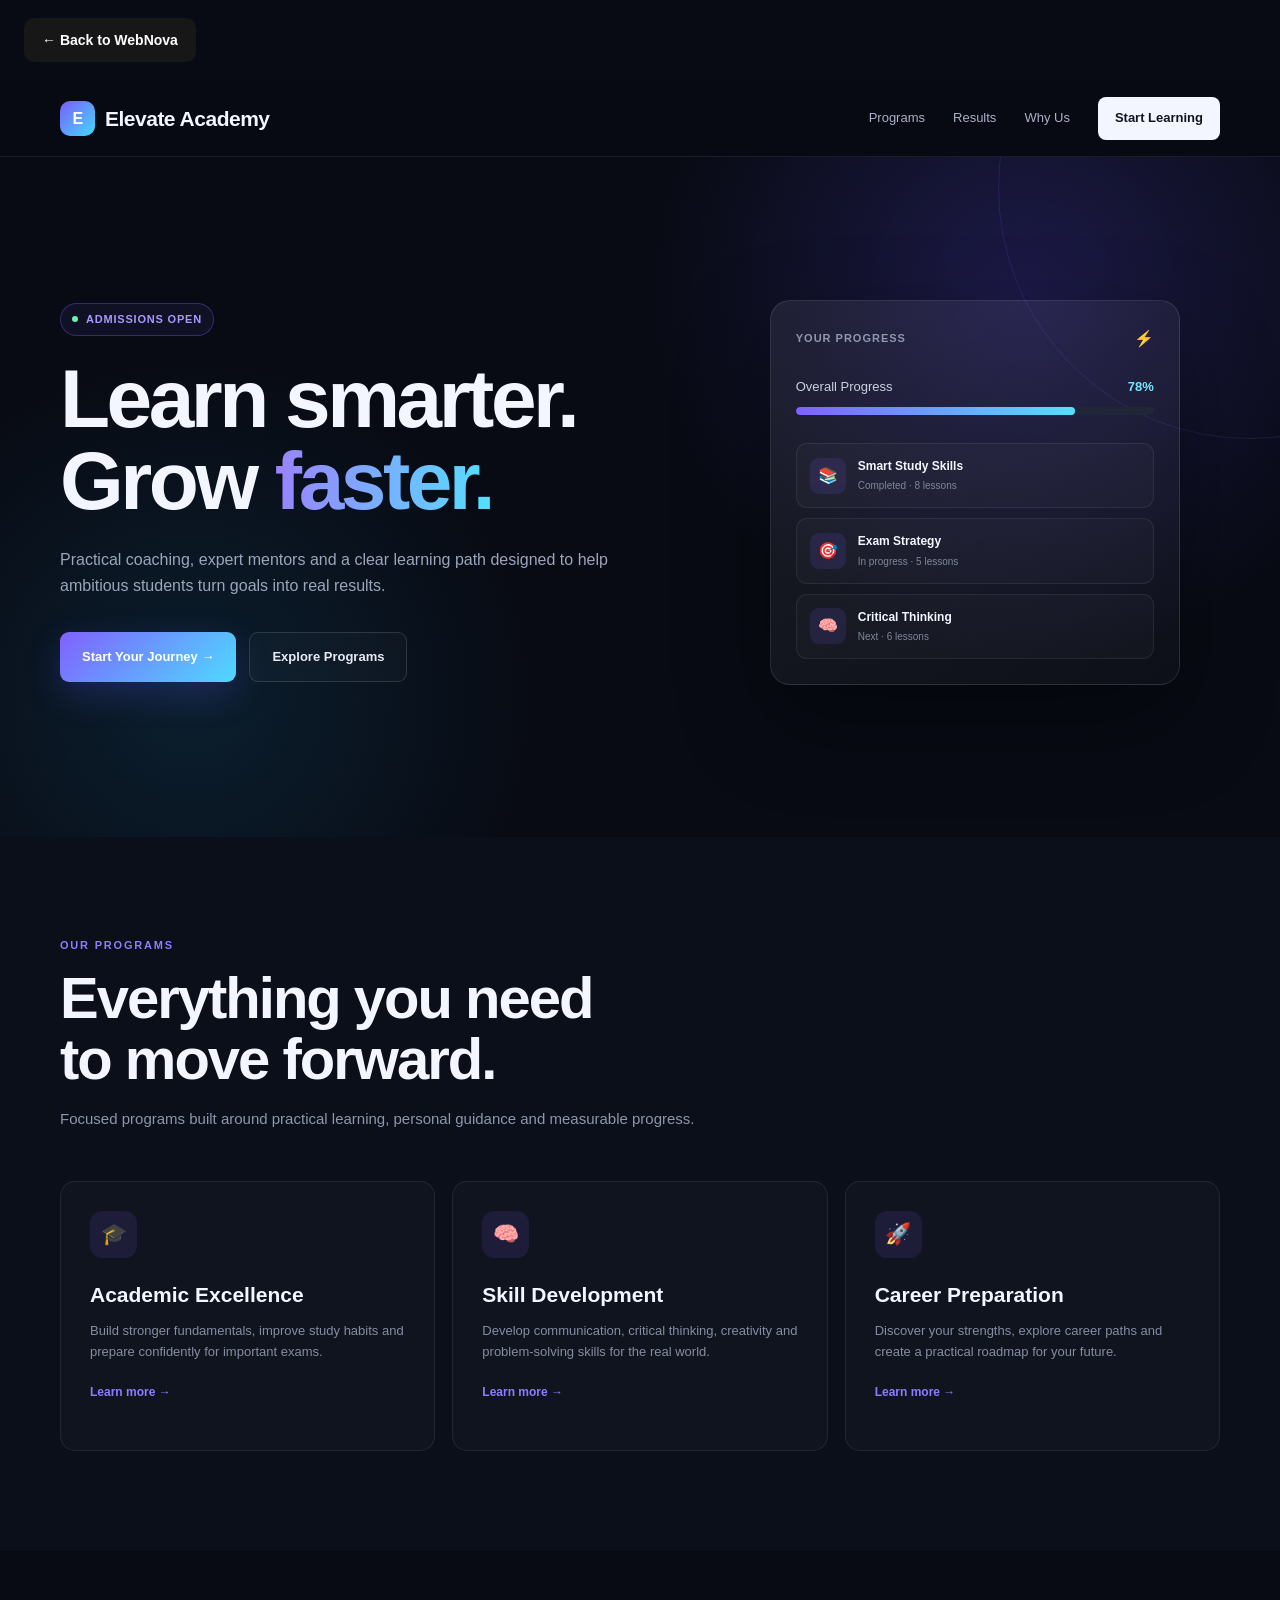
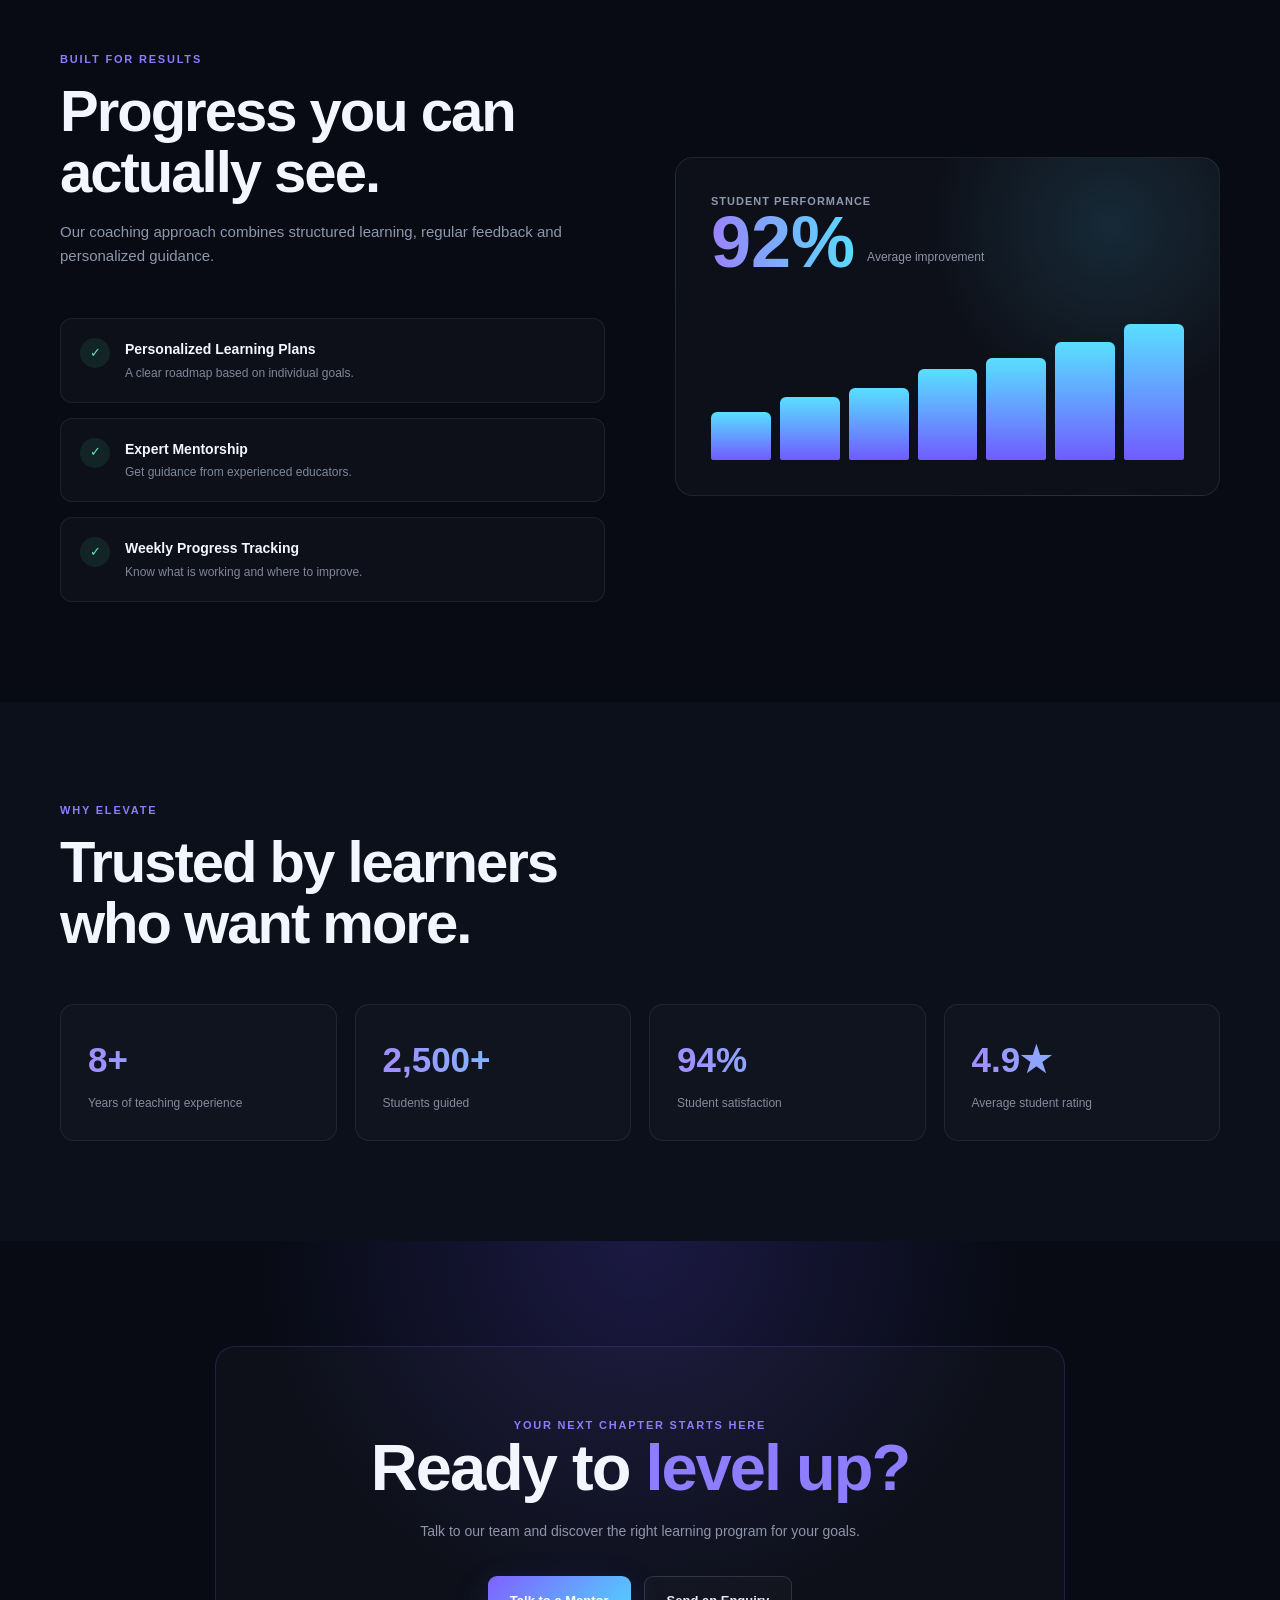
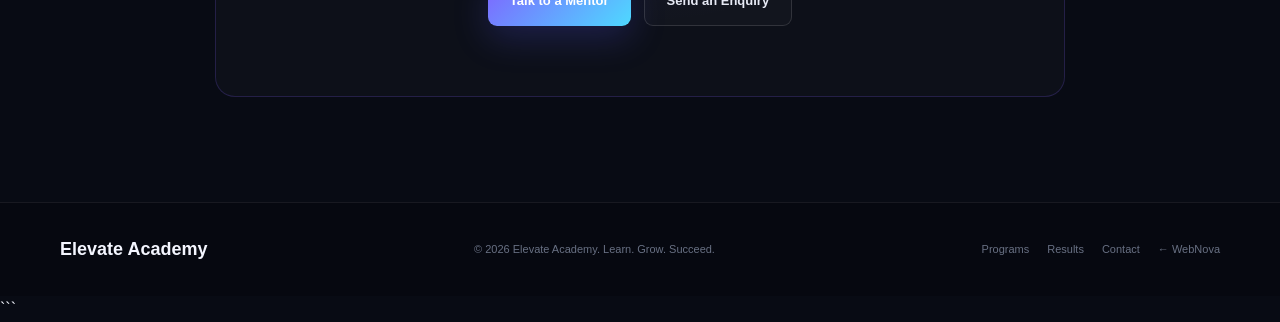
<file: coaching.html>
<!DOCTYPE html>
<html lang="en">
<head>
<meta charset="UTF-8">
<meta name="viewport" content="width=device-width, initial-scale=1.0">

<title>Elevate Academy | Learn. Grow. Succeed.</title>
<meta name="description" content="Elevate Academy — modern coaching and learning programs designed to help students achieve their goals.">

<style>
*{
    margin:0;
    padding:0;
    box-sizing:border-box;
}

html{
    scroll-behavior:smooth;
}

body{
    font-family:Inter,Arial,sans-serif;
    background:#080b14;
    color:#f4f6ff;
    line-height:1.6;
}

a{
    color:inherit;
    text-decoration:none;
}

.container{
    width:min(1160px,calc(100% - 36px));
    margin:auto;
}

/* NAVBAR */

.navbar{
    position:sticky;
    top:0;
    z-index:50;
    background:rgba(8,11,20,.88);
    backdrop-filter:blur(16px);
    border-bottom:1px solid rgba(255,255,255,.08);
}

.nav{
    min-height:76px;
    display:flex;
    align-items:center;
    justify-content:space-between;
    gap:25px;
}

.logo{
    display:flex;
    align-items:center;
    gap:10px;
    font-size:21px;
    font-weight:800;
    letter-spacing:-.5px;
}

.logo-mark{
    width:35px;
    height:35px;
    display:grid;
    place-items:center;
    border-radius:10px;
    background:linear-gradient(135deg,#7c5cff,#42d9ff);
    color:white;
    font-size:16px;
}

.nav-links{
    display:flex;
    align-items:center;
    gap:28px;
    font-size:13px;
    color:#aab1c6;
}

.nav-links a{
    transition:.2s;
}

.nav-links a:hover{
    color:#fff;
}

.nav-cta{
    padding:11px 17px;
    border-radius:8px;
    background:#f4f6ff;
    color:#111522!important;
    font-weight:700;
}

/* HERO */

.hero{
    position:relative;
    overflow:hidden;
    padding:110px 0 120px;
    background:
        radial-gradient(circle at 80% 20%,rgba(100,78,255,.22),transparent 32%),
        radial-gradient(circle at 15% 80%,rgba(35,188,255,.11),transparent 28%),
        #080b14;
}

.hero:before{
    content:"";
    position:absolute;
    width:500px;
    height:500px;
    right:-220px;
    top:-220px;
    border:1px solid rgba(124,92,255,.15);
    border-radius:50%;
}

.hero-grid{
    position:relative;
    z-index:2;
    display:grid;
    grid-template-columns:1.1fr .9fr;
    align-items:center;
    gap:70px;
}

.badge{
    display:inline-flex;
    align-items:center;
    gap:8px;
    padding:7px 11px;
    border:1px solid rgba(124,92,255,.35);
    border-radius:999px;
    background:rgba(124,92,255,.08);
    color:#a998ff;
    font-size:11px;
    font-weight:800;
    letter-spacing:.8px;
    text-transform:uppercase;
}

.badge span{
    width:6px;
    height:6px;
    border-radius:50%;
    background:#6ff0b0;
}

.hero h1{
    max-width:720px;
    margin-top:22px;
    font-size:clamp(48px,7vw,82px);
    line-height:1;
    letter-spacing:-3.5px;
}

.hero h1 span{
    background:linear-gradient(90deg,#9a82ff,#55dfff);
    -webkit-background-clip:text;
    background-clip:text;
    color:transparent;
}

.hero-text{
    max-width:600px;
    margin-top:25px;
    color:#9ca5bb;
    font-size:16px;
}

.buttons{
    display:flex;
    flex-wrap:wrap;
    gap:13px;
    margin-top:34px;
}

.btn{
    min-height:50px;
    display:inline-flex;
    align-items:center;
    justify-content:center;
    padding:0 22px;
    border-radius:9px;
    font-size:13px;
    font-weight:800;
    transition:.25s;
}

.btn-primary{
    background:linear-gradient(135deg,#8061ff,#4ed9ff);
    color:#fff;
    box-shadow:0 12px 35px rgba(92,92,255,.22);
}

.btn-primary:hover{
    transform:translateY(-3px);
    box-shadow:0 18px 40px rgba(92,92,255,.3);
}

.btn-outline{
    border:1px solid rgba(255,255,255,.13);
    color:#e7eaf5;
    background:rgba(255,255,255,.025);
}

.btn-outline:hover{
    border-color:#8170ff;
    transform:translateY(-3px);
}

/* HERO CARD */

.hero-visual{
    min-height:450px;
    display:flex;
    align-items:center;
    justify-content:center;
}

.learning-card{
    width:min(410px,100%);
    padding:25px;
    border:1px solid rgba(255,255,255,.1);
    border-radius:20px;
    background:linear-gradient(145deg,rgba(255,255,255,.075),rgba(255,255,255,.025));
    box-shadow:0 35px 90px rgba(0,0,0,.4);
}

.card-top{
    display:flex;
    justify-content:space-between;
    align-items:center;
}

.card-label{
    color:#8f98ae;
    font-size:11px;
    font-weight:700;
    text-transform:uppercase;
    letter-spacing:1px;
}

.progress{
    margin-top:25px;
}

.progress-row{
    display:flex;
    justify-content:space-between;
    color:#cbd1e0;
    font-size:13px;
}

.progress-row strong{
    color:#75e6ff;
}

.progress-bar{
    height:8px;
    margin-top:10px;
    border-radius:99px;
    background:#202638;
    overflow:hidden;
}

.progress-fill{
    width:78%;
    height:100%;
    border-radius:99px;
    background:linear-gradient(90deg,#8061ff,#55dfff);
}

.course-list{
    margin-top:28px;
    display:grid;
    gap:10px;
}

.course{
    display:flex;
    align-items:center;
    gap:12px;
    padding:13px;
    border:1px solid rgba(255,255,255,.07);
    border-radius:11px;
    background:rgba(255,255,255,.025);
}

.course-icon{
    width:36px;
    height:36px;
    display:grid;
    place-items:center;
    border-radius:9px;
    background:rgba(124,92,255,.13);
}

.course-text strong{
    display:block;
    font-size:12px;
}

.course-text span{
    display:block;
    margin-top:2px;
    color:#7f879a;
    font-size:10px;
}

/* COMMON */

section{
    padding:100px 0;
}

.section-heading{
    max-width:700px;
    margin-bottom:50px;
}

.eyebrow{
    color:#8e7cff;
    font-size:11px;
    font-weight:900;
    letter-spacing:1.8px;
    text-transform:uppercase;
}

.section-heading h2{
    margin-top:13px;
    font-size:clamp(38px,5vw,58px);
    line-height:1.05;
    letter-spacing:-2px;
}

.section-heading p{
    margin-top:17px;
    color:#8e97ab;
    font-size:15px;
}

/* PROGRAMS */

.programs{
    background:#0b0f1a;
}

.program-grid{
    display:grid;
    grid-template-columns:repeat(3,1fr);
    gap:17px;
}

.program{
    padding:29px;
    min-height:270px;
    border:1px solid rgba(255,255,255,.08);
    border-radius:15px;
    background:rgba(255,255,255,.025);
    transition:.25s;
}

.program:hover{
    transform:translateY(-6px);
    border-color:rgba(125,100,255,.5);
}

.program-icon{
    width:47px;
    height:47px;
    display:grid;
    place-items:center;
    border-radius:12px;
    background:rgba(124,92,255,.12);
    font-size:21px;
}

.program h3{
    margin-top:20px;
    font-size:21px;
}

.program p{
    margin-top:10px;
    color:#858da1;
    font-size:13px;
}

.program-link{
    display:inline-block;
    margin-top:20px;
    color:#8e7cff;
    font-size:12px;
    font-weight:800;
}

/* RESULTS */

.results{
    background:#080b14;
}

.results-grid{
    display:grid;
    grid-template-columns:1fr 1fr;
    gap:70px;
    align-items:center;
}

.result-list{
    display:grid;
    gap:15px;
}

.result{
    display:flex;
    align-items:flex-start;
    gap:15px;
    padding:19px;
    border:1px solid rgba(255,255,255,.07);
    border-radius:12px;
    background:rgba(255,255,255,.025);
}

.check{
    width:30px;
    height:30px;
    flex-shrink:0;
    display:grid;
    place-items:center;
    border-radius:50%;
    background:rgba(75,220,170,.1);
    color:#65e7b0;
    font-size:13px;
}

.result strong{
    display:block;
    font-size:14px;
}

.result span{
    display:block;
    margin-top:3px;
    color:#7f8799;
    font-size:12px;
}

.result-visual{
    padding:35px;
    border:1px solid rgba(255,255,255,.08);
    border-radius:18px;
    background:
        radial-gradient(circle at 80% 20%,rgba(86,215,255,.13),transparent 35%),
        rgba(255,255,255,.025);
}

.score{
    display:flex;
    align-items:flex-end;
    gap:12px;
}

.score strong{
    font-size:72px;
    line-height:.9;
    background:linear-gradient(90deg,#9b82ff,#58dcff);
    -webkit-background-clip:text;
    background-clip:text;
    color:transparent;
}

.score span{
    color:#8c94a8;
    font-size:12px;
    padding-bottom:8px;
}

.chart{
    height:150px;
    margin-top:35px;
    display:flex;
    align-items:flex-end;
    gap:9px;
}

.bar{
    flex:1;
    border-radius:6px 6px 2px 2px;
    background:linear-gradient(180deg,#59dfff,#705cff);
}

.bar:nth-child(1){height:32%}
.bar:nth-child(2){height:42%}
.bar:nth-child(3){height:48%}
.bar:nth-child(4){height:61%}
.bar:nth-child(5){height:68%}
.bar:nth-child(6){height:79%}
.bar:nth-child(7){height:91%}

/* STATS */

.stats{
    background:#0c101b;
}

.stat-grid{
    display:grid;
    grid-template-columns:repeat(4,1fr);
    gap:18px;
}

.stat-card{
    padding:27px;
    border:1px solid rgba(255,255,255,.07);
    border-radius:14px;
    background:rgba(255,255,255,.02);
}

.stat-card strong{
    display:block;
    font-size:35px;
    background:linear-gradient(90deg,#a28dff,#61ddff);
    -webkit-background-clip:text;
    background-clip:text;
    color:transparent;
}

.stat-card span{
    display:block;
    margin-top:6px;
    color:#828a9d;
    font-size:12px;
}

/* CTA */

.cta{
    padding:105px 0;
    text-align:center;
    background:
        radial-gradient(circle at 50% 0,rgba(105,81,255,.2),transparent 45%),
        #080b14;
}

.cta-box{
    max-width:850px;
    margin:auto;
    padding:70px 30px;
    border:1px solid rgba(124,92,255,.2);
    border-radius:20px;
    background:rgba(255,255,255,.025);
}

.cta h2{
    font-size:clamp(40px,6vw,65px);
    line-height:1;
    letter-spacing:-2px;
}

.cta h2 span{
    color:#8f7dff;
}

.cta p{
    max-width:600px;
    margin:20px auto 30px;
    color:#8d96a9;
    font-size:14px;
}

/* FOOTER */

footer{
    padding:32px 0;
    border-top:1px solid rgba(255,255,255,.07);
    background:#060810;
}

.footer{
    display:flex;
    align-items:center;
    justify-content:space-between;
    gap:20px;
}

.footer-logo{
    font-size:18px;
    font-weight:800;
}

.footer p,
.footer-links{
    color:#687083;
    font-size:11px;
}

.footer-links{
    display:flex;
    gap:18px;
}

.footer-links a:hover{
    color:#9d8cff;
}

/* RESPONSIVE */

@media(max-width:900px){

    .nav-links{
        display:none;
    }

    .hero{
        padding:85px 0 90px;
    }

    .hero-grid,
    .results-grid{
        grid-template-columns:1fr;
    }

    .hero-visual{
        min-height:350px;
    }

    .program-grid{
        grid-template-columns:repeat(2,1fr);
    }

    .stat-grid{
        grid-template-columns:repeat(2,1fr);
    }
}

@media(max-width:600px){

    .container{
        width:calc(100% - 28px);
    }

    section{
        padding:75px 0;
    }

    .hero h1{
        font-size:51px;
        letter-spacing:-2px;
    }

    .buttons{
        flex-direction:column;
    }

    .btn{
        width:100%;
    }

    .hero-visual{
        min-height:330px;
    }

    .program-grid,
    .stat-grid{
        grid-template-columns:1fr;
    }

    .result-visual{
        padding:25px;
    }

    .score strong{
        font-size:57px;
    }

    .cta-box{
        padding:50px 20px;
    }

    .footer{
        flex-direction:column;
        text-align:center;
    }
}
    .back-webnova {
    display: inline-flex;
    align-items: center;
    gap: 8px;
    margin: 18px 24px;
    padding: 11px 18px;
    background: #171717;
    color: #ffffff !important;
    text-decoration: none;
    border-radius: 10px;
    font-size: 14px;
    font-weight: 700;
    transition: 0.25s ease;
}

.back-webnova:hover {
    transform: translateY(-2px);
    opacity: 0.9;
}
</style>
</head>

<body>
    <a href="index.html" class="back-webnova">← Back to WebNova</a>

<header class="navbar">
    <div class="container nav">

        <a href="#" class="logo">
            <span class="logo-mark">E</span>
            Elevate Academy
        </a>

        <nav class="nav-links">
            <a href="#programs">Programs</a>
            <a href="#results">Results</a>
            <a href="#about">Why Us</a>
            <a href="#start" class="nav-cta">Start Learning</a>
        </nav>

    </div>
</header>

<main>

<!-- HERO -->

<section class="hero">
    <div class="container hero-grid">

        <div>

            <div class="badge">
                <span></span>
                Admissions Open
            </div>

            <h1>
                Learn smarter.<br>
                Grow <span>faster.</span>
            </h1>

            <p class="hero-text">
                Practical coaching, expert mentors and a clear learning
                path designed to help ambitious students turn goals into
                real results.
            </p>

            <div class="buttons">

                <a href="#start" class="btn btn-primary">
                    Start Your Journey →
                </a>

                <a href="#programs" class="btn btn-outline">
                    Explore Programs
                </a>

            </div>

        </div>

        <div class="hero-visual">

            <div class="learning-card">

                <div class="card-top">
                    <span class="card-label">Your Progress</span>
                    <span>⚡</span>
                </div>

                <div class="progress">

                    <div class="progress-row">
                        <span>Overall Progress</span>
                        <strong>78%</strong>
                    </div>

                    <div class="progress-bar">
                        <div class="progress-fill"></div>
                    </div>

                </div>

                <div class="course-list">

                    <div class="course">
                        <div class="course-icon">📚</div>
                        <div class="course-text">
                            <strong>Smart Study Skills</strong>
                            <span>Completed · 8 lessons</span>
                        </div>
                    </div>

                    <div class="course">
                        <div class="course-icon">🎯</div>
                        <div class="course-text">
                            <strong>Exam Strategy</strong>
                            <span>In progress · 5 lessons</span>
                        </div>
                    </div>

                    <div class="course">
                        <div class="course-icon">🧠</div>
                        <div class="course-text">
                            <strong>Critical Thinking</strong>
                            <span>Next · 6 lessons</span>
                        </div>
                    </div>

                </div>

            </div>

        </div>

    </div>
</section>

<!-- PROGRAMS -->

<section class="programs" id="programs">

    <div class="container">

        <div class="section-heading">

            <div class="eyebrow">Our Programs</div>

            <h2>
                Everything you need<br>
                to move forward.
            </h2>

            <p>
                Focused programs built around practical learning,
                personal guidance and measurable progress.
            </p>

        </div>

        <div class="program-grid">

            <article class="program">
                <div class="program-icon">🎓</div>

                <h3>Academic Excellence</h3>

                <p>
                    Build stronger fundamentals, improve study habits
                    and prepare confidently for important exams.
                </p>

                <a href="#start" class="program-link">
                    Learn more →
                </a>
            </article>

            <article class="program">
                <div class="program-icon">🧠</div>

                <h3>Skill Development</h3>

                <p>
                    Develop communication, critical thinking, creativity
                    and problem-solving skills for the real world.
                </p>

                <a href="#start" class="program-link">
                    Learn more →
                </a>
            </article>

            <article class="program">
                <div class="program-icon">🚀</div>

                <h3>Career Preparation</h3>

                <p>
                    Discover your strengths, explore career paths and
                    create a practical roadmap for your future.
                </p>

                <a href="#start" class="program-link">
                    Learn more →
                </a>
            </article>

        </div>

    </div>

</section>

<!-- RESULTS -->

<section class="results" id="results">

    <div class="container results-grid">

        <div>

            <div class="section-heading">

                <div class="eyebrow">Built for Results</div>

                <h2>
                    Progress you can actually see.
                </h2>

                <p>
                    Our coaching approach combines structured learning,
                    regular feedback and personalized guidance.
                </p>

            </div>

            <div class="result-list">

                <div class="result">
                    <div class="check">✓</div>

                    <div>
                        <strong>Personalized Learning Plans</strong>
                        <span>A clear roadmap based on individual goals.</span>
                    </div>
                </div>

                <div class="result">
                    <div class="check">✓</div>

                    <div>
                        <strong>Expert Mentorship</strong>
                        <span>Get guidance from experienced educators.</span>
                    </div>
                </div>

                <div class="result">
                    <div class="check">✓</div>

                    <div>
                        <strong>Weekly Progress Tracking</strong>
                        <span>Know what is working and where to improve.</span>
                    </div>
                </div>

            </div>

        </div>

        <div class="result-visual">

            <div class="card-label">
                STUDENT PERFORMANCE
            </div>

            <div class="score">
                <strong>92%</strong>
                <span>Average improvement</span>
            </div>

            <div class="chart">
                <div class="bar"></div>
                <div class="bar"></div>
                <div class="bar"></div>
                <div class="bar"></div>
                <div class="bar"></div>
                <div class="bar"></div>
                <div class="bar"></div>
            </div>

        </div>

    </div>

</section>

<!-- ABOUT / STATS -->

<section class="stats" id="about">

    <div class="container">

        <div class="section-heading">

            <div class="eyebrow">Why Elevate</div>

            <h2>
                Trusted by learners<br>
                who want more.
            </h2>

        </div>

        <div class="stat-grid">

            <div class="stat-card">
                <strong>8+</strong>
                <span>Years of teaching experience</span>
            </div>

            <div class="stat-card">
                <strong>2,500+</strong>
                <span>Students guided</span>
            </div>

            <div class="stat-card">
                <strong>94%</strong>
                <span>Student satisfaction</span>
            </div>

            <div class="stat-card">
                <strong>4.9★</strong>
                <span>Average student rating</span>
            </div>

        </div>

    </div>

</section>

<!-- CTA -->

<section class="cta" id="start">

    <div class="container">

        <div class="cta-box">

            <div class="eyebrow">
                Your Next Chapter Starts Here
            </div>

            <h2>
                Ready to <span>level up?</span>
            </h2>

            <p>
                Talk to our team and discover the right learning program
                for your goals.
            </p>

            <div class="buttons" style="justify-content:center;">

                <a
                    href="https://wa.me/918979978542?text=Hi%20Elevate%20Academy%2C%20I%20want%20to%20know%20about%20your%20coaching%20programs."
                    target="_blank"
                    rel="noopener"
                    class="btn btn-primary"
                >
                    Talk to a Mentor
                </a>

                <a
                    href="mailto:gargatharv88@gmail.com?subject=Elevate%20Academy%20Enquiry"
                    class="btn btn-outline"
                >
                    Send an Enquiry
                </a>

            </div>

        </div>

    </div>

</section>

</main>

<footer>

    <div class="container footer">

        <div class="footer-logo">
            Elevate Academy
        </div>

        <p>
            © 2026 Elevate Academy. Learn. Grow. Succeed.
        </p>

        <div class="footer-links">
            <a href="#programs">Programs</a>
            <a href="#results">Results</a>
            <a href="#start">Contact</a>
            <a href="index.html">← WebNova</a>
        </div>

    </div>

</footer>

</body>
</html>
```
</file>
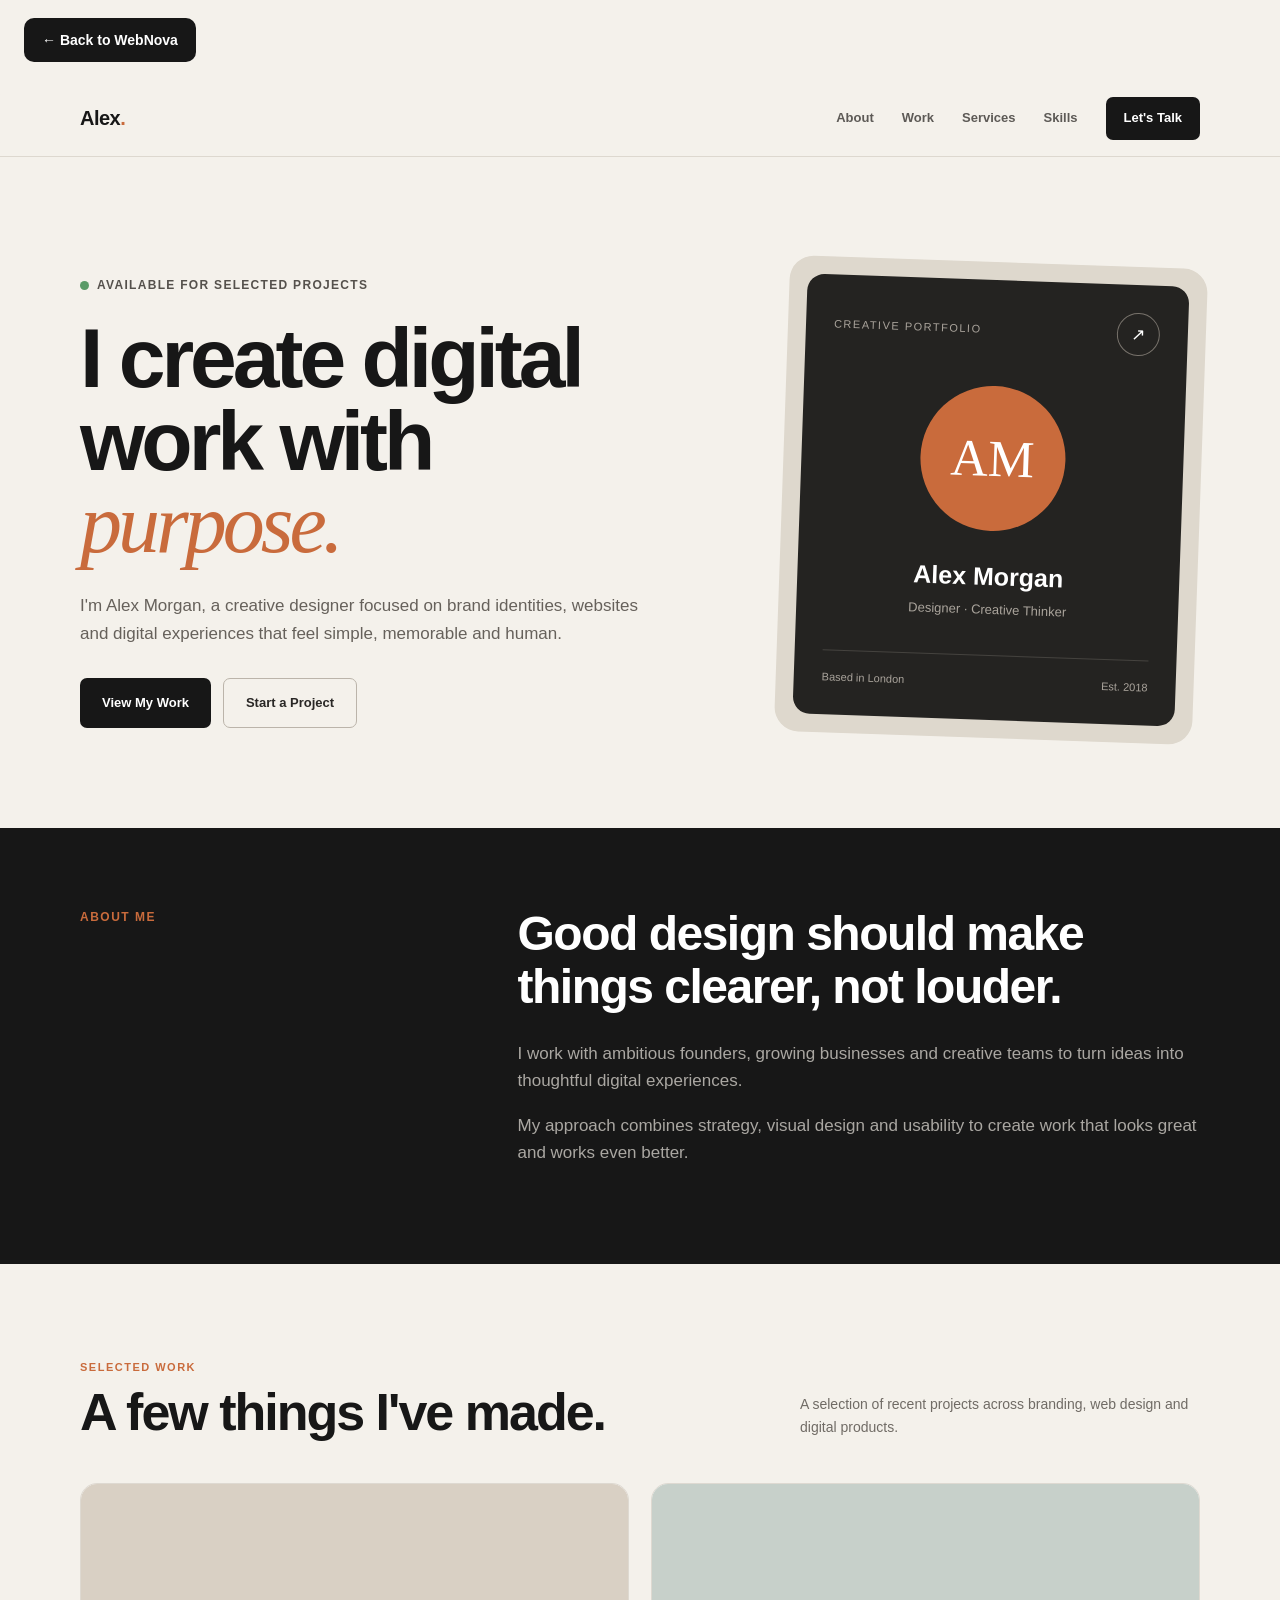
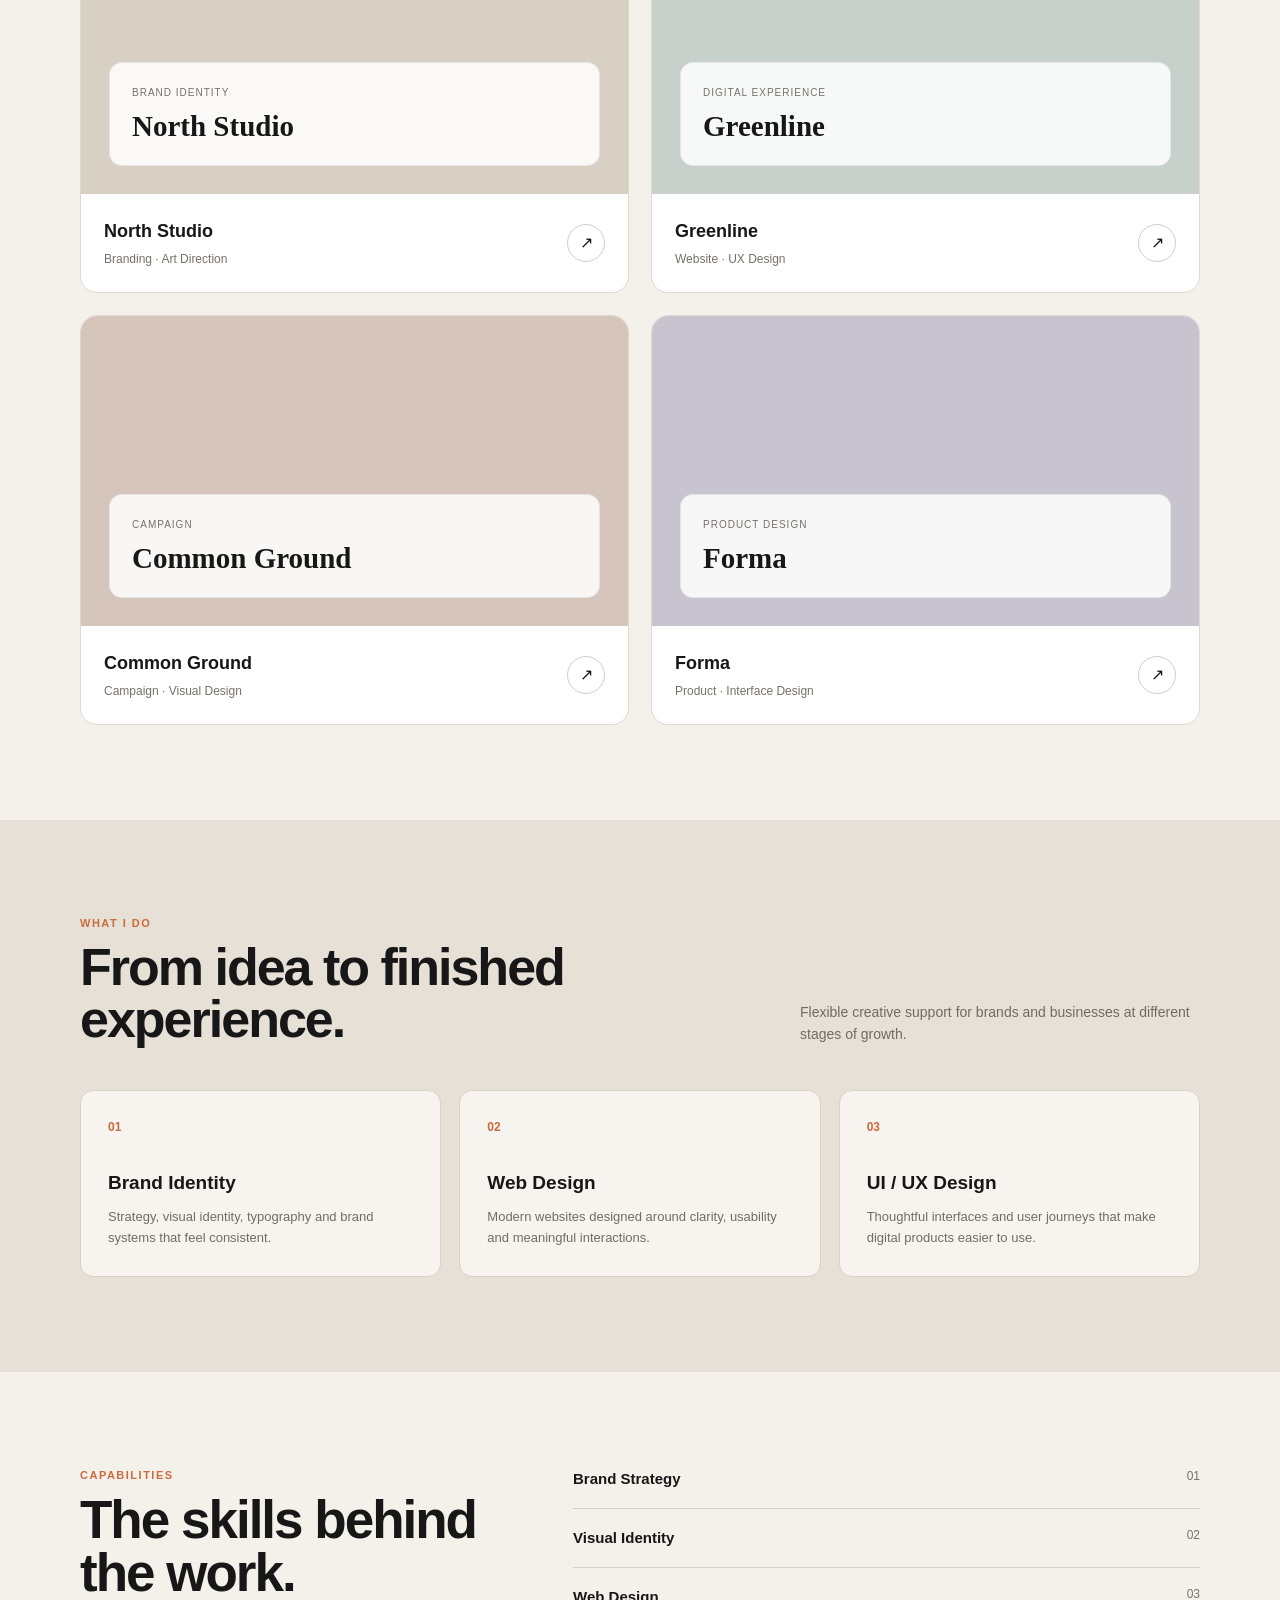
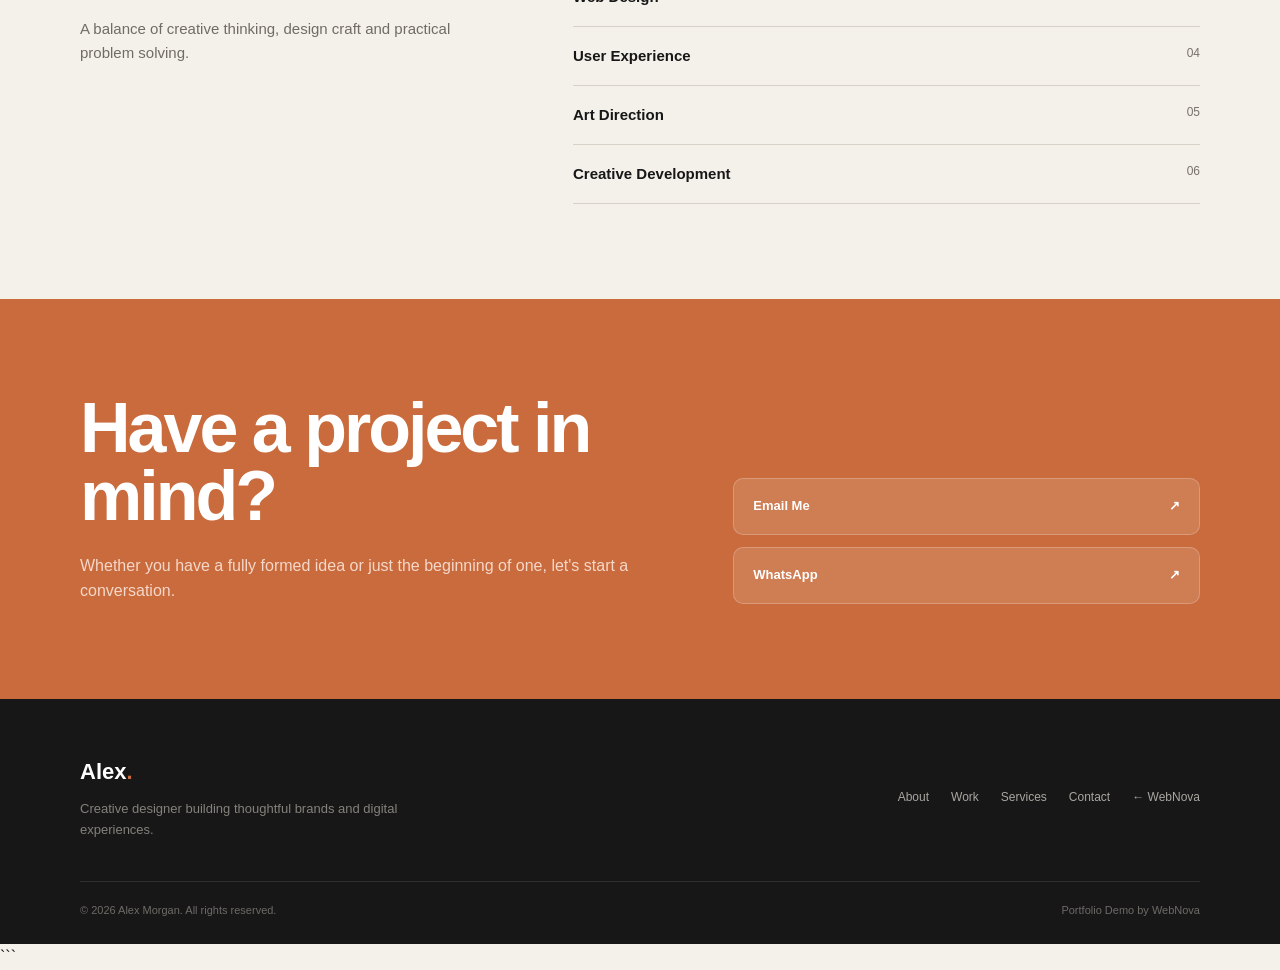
<file: portfolio.html>
<!DOCTYPE html>
<html lang="en">
<head>
    <meta charset="UTF-8">
    <meta name="viewport" content="width=device-width, initial-scale=1.0">

    <title>Alex Morgan | Creative Designer</title>

    <meta name="description"
          content="Alex Morgan is a creative designer creating thoughtful digital experiences and modern visual identities.">

    <style>
        * {
            margin: 0;
            padding: 0;
            box-sizing: border-box;
        }

        html {
            scroll-behavior: smooth;
        }

        body {
            font-family: Arial, Helvetica, sans-serif;
            background: #f4f1eb;
            color: #171717;
            line-height: 1.6;
        }

        a {
            text-decoration: none;
            color: inherit;
        }

        .container {
            width: min(1120px, 92%);
            margin: auto;
        }

        /* NAVBAR */

        nav {
            position: sticky;
            top: 0;
            z-index: 100;
            background: rgba(244, 241, 235, 0.94);
            backdrop-filter: blur(12px);
            border-bottom: 1px solid #ddd8cf;
        }

        .nav-inner {
            min-height: 76px;
            display: flex;
            align-items: center;
            justify-content: space-between;
            gap: 25px;
        }

        .logo {
            font-size: 20px;
            font-weight: 900;
            letter-spacing: -0.5px;
        }

        .logo span {
            color: #c96b3c;
        }

        .nav-links {
            display: flex;
            align-items: center;
            gap: 28px;
        }

        .nav-links a {
            font-size: 13px;
            font-weight: 700;
            color: #5d5a56;
            transition: 0.2s;
        }

        .nav-links a:hover {
            color: #c96b3c;
        }

        .nav-contact {
            padding: 11px 18px;
            border-radius: 7px;
            background: #171717;
            color: white !important;
        }

        .nav-contact:hover {
            background: #c96b3c !important;
        }

        /* HERO */

        .hero {
            padding: 105px 0 90px;
        }

        .hero-grid {
            display: grid;
            grid-template-columns: 1.2fr 0.8fr;
            gap: 75px;
            align-items: center;
        }

        .availability {
            display: inline-flex;
            align-items: center;
            gap: 8px;
            color: #55514c;
            font-size: 12px;
            font-weight: 800;
            text-transform: uppercase;
            letter-spacing: 1.3px;
            margin-bottom: 22px;
        }

        .availability-dot {
            width: 9px;
            height: 9px;
            background: #5b9b68;
            border-radius: 50%;
        }

        .hero h1 {
            font-size: clamp(48px, 7vw, 84px);
            line-height: 0.98;
            letter-spacing: -4px;
            max-width: 780px;
            margin-bottom: 27px;
        }

        .hero h1 em {
            font-family: Georgia, serif;
            font-weight: 400;
            color: #c96b3c;
        }

        .hero-text {
            max-width: 590px;
            color: #66615b;
            font-size: 17px;
            margin-bottom: 31px;
        }

        .hero-buttons {
            display: flex;
            gap: 12px;
            flex-wrap: wrap;
        }

        .btn {
            display: inline-flex;
            align-items: center;
            justify-content: center;
            padding: 14px 22px;
            border-radius: 7px;
            font-size: 13px;
            font-weight: 800;
            transition: 0.25s;
        }

        .btn-dark {
            background: #171717;
            color: white;
        }

        .btn-dark:hover {
            background: #c96b3c;
            transform: translateY(-2px);
        }

        .btn-outline {
            border: 1px solid #bbb4aa;
            color: #292725;
        }

        .btn-outline:hover {
            border-color: #171717;
            transform: translateY(-2px);
        }

        /* PROFILE CARD */

        .profile-card {
            background: #ded8cd;
            border-radius: 24px;
            padding: 18px;
            transform: rotate(2deg);
        }

        .profile-inner {
            min-height: 440px;
            border-radius: 17px;
            background: #242321;
            color: white;
            padding: 28px;
            display: flex;
            flex-direction: column;
            justify-content: space-between;
        }

        .profile-top {
            display: flex;
            justify-content: space-between;
            align-items: center;
        }

        .profile-label {
            font-size: 11px;
            text-transform: uppercase;
            letter-spacing: 1.5px;
            color: #aaa49c;
        }

        .profile-symbol {
            width: 43px;
            height: 43px;
            border: 1px solid #77726b;
            border-radius: 50%;
            display: grid;
            place-items: center;
            font-size: 17px;
        }

        .profile-center {
            text-align: center;
        }

        .initials {
            width: 145px;
            height: 145px;
            border-radius: 50%;
            background: #c96b3c;
            display: grid;
            place-items: center;
            margin: 0 auto 25px;
            font-family: Georgia, serif;
            font-size: 52px;
        }

        .profile-center h2 {
            font-size: 25px;
            margin-bottom: 4px;
        }

        .profile-center p {
            color: #aaa49c;
            font-size: 13px;
        }

        .profile-bottom {
            display: flex;
            justify-content: space-between;
            border-top: 1px solid #45433f;
            padding-top: 18px;
            color: #aaa49c;
            font-size: 11px;
        }

        /* INTRO */

        .intro {
            background: #171717;
            color: white;
            padding: 80px 0;
        }

        .intro-grid {
            display: grid;
            grid-template-columns: 0.7fr 1.3fr;
            gap: 70px;
        }

        .intro-label {
            color: #c96b3c;
            font-size: 12px;
            text-transform: uppercase;
            letter-spacing: 1.5px;
            font-weight: 900;
        }

        .intro h2 {
            font-size: clamp(30px, 4vw, 48px);
            line-height: 1.1;
            letter-spacing: -1.5px;
        }

        .intro p {
            color: #aaa7a2;
            font-size: 17px;
            max-width: 720px;
            margin-bottom: 18px;
        }

        /* WORK */

        section {
            padding: 95px 0;
        }

        .section-heading {
            display: flex;
            justify-content: space-between;
            align-items: end;
            gap: 30px;
            margin-bottom: 45px;
        }

        .section-label {
            color: #c96b3c;
            font-size: 11px;
            font-weight: 900;
            text-transform: uppercase;
            letter-spacing: 1.5px;
            margin-bottom: 9px;
        }

        .section-heading h2 {
            font-size: clamp(34px, 5vw, 52px);
            line-height: 1;
            letter-spacing: -2px;
        }

        .section-heading p {
            max-width: 400px;
            color: #706b65;
            font-size: 14px;
        }

        .work-grid {
            display: grid;
            grid-template-columns: repeat(2, 1fr);
            gap: 22px;
        }

        .project {
            border-radius: 17px;
            overflow: hidden;
            background: white;
            border: 1px solid #ded9d1;
        }

        .project-visual {
            min-height: 310px;
            padding: 28px;
            display: flex;
            align-items: end;
            background: #d9d0c4;
        }

        .project:nth-child(2) .project-visual {
            background: #c7d0ca;
        }

        .project:nth-child(3) .project-visual {
            background: #d5c5ba;
        }

        .project:nth-child(4) .project-visual {
            background: #c8c4cf;
        }

        .visual-card {
            background: rgba(255,255,255,0.86);
            border: 1px solid rgba(0,0,0,0.08);
            border-radius: 13px;
            padding: 22px;
            width: 100%;
        }

        .visual-card small {
            display: block;
            color: #77716a;
            font-size: 10px;
            text-transform: uppercase;
            letter-spacing: 1px;
            margin-bottom: 10px;
        }

        .visual-card strong {
            display: block;
            font-family: Georgia, serif;
            font-size: 29px;
            line-height: 1.1;
        }

        .project-info {
            padding: 23px;
            display: flex;
            justify-content: space-between;
            align-items: center;
            gap: 20px;
        }

        .project-info h3 {
            font-size: 18px;
            margin-bottom: 4px;
        }

        .project-info p {
            color: #77716a;
            font-size: 12px;
        }

        .project-arrow {
            width: 38px;
            height: 38px;
            border: 1px solid #d4cec5;
            border-radius: 50%;
            display: grid;
            place-items: center;
            flex-shrink: 0;
        }

        /* SERVICES */

        .services {
            background: #e6e0d7;
        }

        .services-grid {
            display: grid;
            grid-template-columns: repeat(3, 1fr);
            gap: 18px;
        }

        .service {
            padding: 27px;
            background: #f7f4ef;
            border-radius: 13px;
            border: 1px solid #d8d1c7;
        }

        .service-number {
            color: #c96b3c;
            font-size: 12px;
            font-weight: 900;
            margin-bottom: 30px;
        }

        .service h3 {
            font-size: 19px;
            margin-bottom: 9px;
        }

        .service p {
            color: #716c66;
            font-size: 13px;
        }

        /* SKILLS */

        .skills-grid {
            display: grid;
            grid-template-columns: 0.8fr 1.2fr;
            gap: 75px;
        }

        .skills-copy h2 {
            font-size: clamp(34px, 5vw, 53px);
            line-height: 1;
            letter-spacing: -2px;
            margin-bottom: 18px;
        }

        .skills-copy p {
            color: #706b65;
            font-size: 15px;
        }

        .skills-list {
            display: grid;
            gap: 17px;
        }

        .skill {
            border-bottom: 1px solid #d7d1c8;
            padding-bottom: 17px;
            display: flex;
            justify-content: space-between;
            gap: 20px;
        }

        .skill strong {
            font-size: 15px;
        }

        .skill span {
            color: #77716a;
            font-size: 12px;
        }

        /* CONTACT */

        .contact {
            background: #c96b3c;
            color: white;
        }

        .contact-grid {
            display: grid;
            grid-template-columns: 1fr 0.8fr;
            gap: 70px;
            align-items: end;
        }

        .contact h2 {
            font-size: clamp(40px, 6vw, 70px);
            line-height: 0.98;
            letter-spacing: -3px;
            margin-bottom: 22px;
        }

        .contact p {
            color: #f5d8ca;
            max-width: 550px;
            font-size: 16px;
        }

        .contact-links {
            display: grid;
            gap: 12px;
        }

        .contact-link {
            background: rgba(255,255,255,0.12);
            border: 1px solid rgba(255,255,255,0.22);
            border-radius: 10px;
            padding: 17px 19px;
            display: flex;
            justify-content: space-between;
            align-items: center;
            font-size: 13px;
            font-weight: 800;
            transition: 0.2s;
        }

        .contact-link:hover {
            background: white;
            color: #c96b3c;
        }

        /* FOOTER */

        footer {
            background: #171717;
            color: white;
            padding: 55px 0 25px;
        }

        .footer-top {
            display: flex;
            justify-content: space-between;
            gap: 30px;
            padding-bottom: 40px;
        }

        .footer-name {
            font-size: 22px;
            font-weight: 900;
        }

        .footer-name span {
            color: #c96b3c;
        }

        .footer-top p {
            color: #85817c;
            font-size: 13px;
            max-width: 350px;
            margin-top: 10px;
        }

        .footer-links {
            display: flex;
            gap: 22px;
            align-items: center;
            flex-wrap: wrap;
        }

        .footer-links a {
            color: #aaa6a1;
            font-size: 12px;
        }

        .footer-links a:hover {
            color: #c96b3c;
        }

        .footer-bottom {
            border-top: 1px solid #302f2d;
            padding-top: 20px;
            display: flex;
            justify-content: space-between;
            gap: 15px;
            color: #6e6b67;
            font-size: 11px;
        }

        /* RESPONSIVE */

        @media (max-width: 900px) {

            .hero-grid,
            .intro-grid,
            .skills-grid,
            .contact-grid {
                grid-template-columns: 1fr;
            }

            .profile-card {
                max-width: 520px;
            }

            .services-grid {
                grid-template-columns: repeat(2, 1fr);
            }

            .contact-grid {
                gap: 40px;
            }
        }

        @media (max-width: 700px) {

            .nav-links {
                display: none;
            }

            .hero {
                padding: 70px 0;
            }

            .hero h1 {
                letter-spacing: -2px;
            }

            .profile-card {
                transform: none;
            }

            section {
                padding: 65px 0;
            }

            .section-heading {
                display: block;
            }

            .section-heading p {
                margin-top: 15px;
            }

            .work-grid,
            .services-grid {
                grid-template-columns: 1fr;
            }

            .project-visual {
                min-height: 250px;
            }

            .footer-top,
            .footer-bottom {
                flex-direction: column;
            }
        }
        .back-webnova {
    display: inline-flex;
    align-items: center;
    gap: 8px;
    margin: 18px 24px;
    padding: 11px 18px;
    background: #171717;
    color: #ffffff !important;
    text-decoration: none;
    border-radius: 10px;
    font-size: 14px;
    font-weight: 700;
    transition: 0.25s ease;
}

.back-webnova:hover {
    transform: translateY(-2px);
    opacity: 0.9;
}
    </style>
</head>

<body>
<a href="index.html" class="back-webnova">← Back to WebNova</a>
    <!-- NAVBAR -->

    <nav>
        <div class="container nav-inner">

            <a href="portfolio.html" class="logo">
                Alex<span>.</span>
            </a>

            <div class="nav-links">
                <a href="#about">About</a>
                <a href="#work">Work</a>
                <a href="#services">Services</a>
                <a href="#skills">Skills</a>
                <a href="#contact" class="nav-contact">Let's Talk</a>
            </div>

        </div>
    </nav>


    <!-- HERO -->

    <header class="hero">

        <div class="container hero-grid">

            <div>

                <div class="availability">
                    <span class="availability-dot"></span>
                    Available for selected projects
                </div>

                <h1>
                    I create digital work with <em>purpose.</em>
                </h1>

                <p class="hero-text">
                    I'm Alex Morgan, a creative designer focused on
                    brand identities, websites and digital experiences
                    that feel simple, memorable and human.
                </p>

                <div class="hero-buttons">

                    <a href="#work" class="btn btn-dark">
                        View My Work
                    </a>

                    <a href="#contact" class="btn btn-outline">
                        Start a Project
                    </a>

                </div>

            </div>


            <div class="profile-card">

                <div class="profile-inner">

                    <div class="profile-top">

                        <span class="profile-label">
                            Creative Portfolio
                        </span>

                        <span class="profile-symbol">
                            ↗
                        </span>

                    </div>


                    <div class="profile-center">

                        <div class="initials">
                            AM
                        </div>

                        <h2>
                            Alex Morgan
                        </h2>

                        <p>
                            Designer · Creative Thinker
                        </p>

                    </div>


                    <div class="profile-bottom">

                        <span>
                            Based in London
                        </span>

                        <span>
                            Est. 2018
                        </span>

                    </div>

                </div>

            </div>

        </div>

    </header>


    <!-- INTRO -->

    <section class="intro" id="about">

        <div class="container intro-grid">

            <div>
                <div class="intro-label">
                    About Me
                </div>
            </div>

            <div>

                <h2>
                    Good design should make things clearer,
                    not louder.
                </h2>

                <br>

                <p>
                    I work with ambitious founders, growing businesses
                    and creative teams to turn ideas into thoughtful
                    digital experiences.
                </p>

                <p>
                    My approach combines strategy, visual design and
                    usability to create work that looks great and
                    works even better.
                </p>

            </div>

        </div>

    </section>


    <!-- WORK -->

    <section id="work">

        <div class="container">

            <div class="section-heading">

                <div>
                    <div class="section-label">
                        Selected Work
                    </div>

                    <h2>
                        A few things I've made.
                    </h2>
                </div>

                <p>
                    A selection of recent projects across branding,
                    web design and digital products.
                </p>

            </div>


            <div class="work-grid">

                <article class="project">

                    <div class="project-visual">

                        <div class="visual-card">

                            <small>
                                Brand Identity
                            </small>

                            <strong>
                                North Studio
                            </strong>

                        </div>

                    </div>

                    <div class="project-info">

                        <div>

                            <h3>
                                North Studio
                            </h3>

                            <p>
                                Branding · Art Direction
                            </p>

                        </div>

                        <div class="project-arrow">
                            ↗
                        </div>

                    </div>

                </article>


                <article class="project">

                    <div class="project-visual">

                        <div class="visual-card">

                            <small>
                                Digital Experience
                            </small>

                            <strong>
                                Greenline
                            </strong>

                        </div>

                    </div>

                    <div class="project-info">

                        <div>

                            <h3>
                                Greenline
                            </h3>

                            <p>
                                Website · UX Design
                            </p>

                        </div>

                        <div class="project-arrow">
                            ↗
                        </div>

                    </div>

                </article>


                <article class="project">

                    <div class="project-visual">

                        <div class="visual-card">

                            <small>
                                Campaign
                            </small>

                            <strong>
                                Common Ground
                            </strong>

                        </div>

                    </div>

                    <div class="project-info">

                        <div>

                            <h3>
                                Common Ground
                            </h3>

                            <p>
                                Campaign · Visual Design
                            </p>

                        </div>

                        <div class="project-arrow">
                            ↗
                        </div>

                    </div>

                </article>


                <article class="project">

                    <div class="project-visual">

                        <div class="visual-card">

                            <small>
                                Product Design
                            </small>

                            <strong>
                                Forma
                            </strong>

                        </div>

                    </div>

                    <div class="project-info">

                        <div>

                            <h3>
                                Forma
                            </h3>

                            <p>
                                Product · Interface Design
                            </p>

                        </div>

                        <div class="project-arrow">
                            ↗
                        </div>

                    </div>

                </article>

            </div>

        </div>

    </section>


    <!-- SERVICES -->

    <section class="services" id="services">

        <div class="container">

            <div class="section-heading">

                <div>
                    <div class="section-label">
                        What I Do
                    </div>

                    <h2>
                        From idea to finished experience.
                    </h2>
                </div>

                <p>
                    Flexible creative support for brands and businesses
                    at different stages of growth.
                </p>

            </div>


            <div class="services-grid">

                <div class="service">

                    <div class="service-number">
                        01
                    </div>

                    <h3>
                        Brand Identity
                    </h3>

                    <p>
                        Strategy, visual identity, typography and
                        brand systems that feel consistent.
                    </p>

                </div>


                <div class="service">

                    <div class="service-number">
                        02
                    </div>

                    <h3>
                        Web Design
                    </h3>

                    <p>
                        Modern websites designed around clarity,
                        usability and meaningful interactions.
                    </p>

                </div>


                <div class="service">

                    <div class="service-number">
                        03
                    </div>

                    <h3>
                        UI / UX Design
                    </h3>

                    <p>
                        Thoughtful interfaces and user journeys
                        that make digital products easier to use.
                    </p>

                </div>

            </div>

        </div>

    </section>


    <!-- SKILLS -->

    <section id="skills">

        <div class="container skills-grid">

            <div class="skills-copy">

                <div class="section-label">
                    Capabilities
                </div>

                <h2>
                    The skills behind the work.
                </h2>

                <p>
                    A balance of creative thinking, design craft
                    and practical problem solving.
                </p>

            </div>


            <div class="skills-list">

                <div class="skill">
                    <strong>Brand Strategy</strong>
                    <span>01</span>
                </div>

                <div class="skill">
                    <strong>Visual Identity</strong>
                    <span>02</span>
                </div>

                <div class="skill">
                    <strong>Web Design</strong>
                    <span>03</span>
                </div>

                <div class="skill">
                    <strong>User Experience</strong>
                    <span>04</span>
                </div>

                <div class="skill">
                    <strong>Art Direction</strong>
                    <span>05</span>
                </div>

                <div class="skill">
                    <strong>Creative Development</strong>
                    <span>06</span>
                </div>

            </div>

        </div>

    </section>


    <!-- CONTACT -->

    <section class="contact" id="contact">

        <div class="container contact-grid">

            <div>

                <h2>
                    Have a project in mind?
                </h2>

                <p>
                    Whether you have a fully formed idea or just
                    the beginning of one, let's start a conversation.
                </p>

            </div>


            <div class="contact-links">

                <a
                    href="mailto:gargatharv88@gmail.com?subject=Portfolio%20Project%20Enquiry"
                    class="contact-link"
                >
                    Email Me
                    <span>↗</span>
                </a>

                <a
                    href="https://wa.me/918979978542?text=Hello%20Alex%2C%20I%20would%20like%20to%20discuss%20a%20project."
                    class="contact-link"
                    target="_blank"
                >
                    WhatsApp
                    <span>↗</span>
                </a>

            </div>

        </div>

    </section>


    <!-- FOOTER -->

    <footer>

        <div class="container">

            <div class="footer-top">

                <div>

                    <div class="footer-name">
                        Alex<span>.</span>
                    </div>

                    <p>
                        Creative designer building thoughtful
                        brands and digital experiences.
                    </p>

                </div>


                <div class="footer-links">

                    <a href="#about">About</a>
                    <a href="#work">Work</a>
                    <a href="#services">Services</a>
                    <a href="#contact">Contact</a>

                    <a href="index.html">
                        ← WebNova
                    </a>

                </div>

            </div>


            <div class="footer-bottom">

                <span>
                    © 2026 Alex Morgan. All rights reserved.
                </span>

                <span>
                    Portfolio Demo by WebNova
                </span>

            </div>

        </div>

    </footer>

</body>
</html>
```
</file>
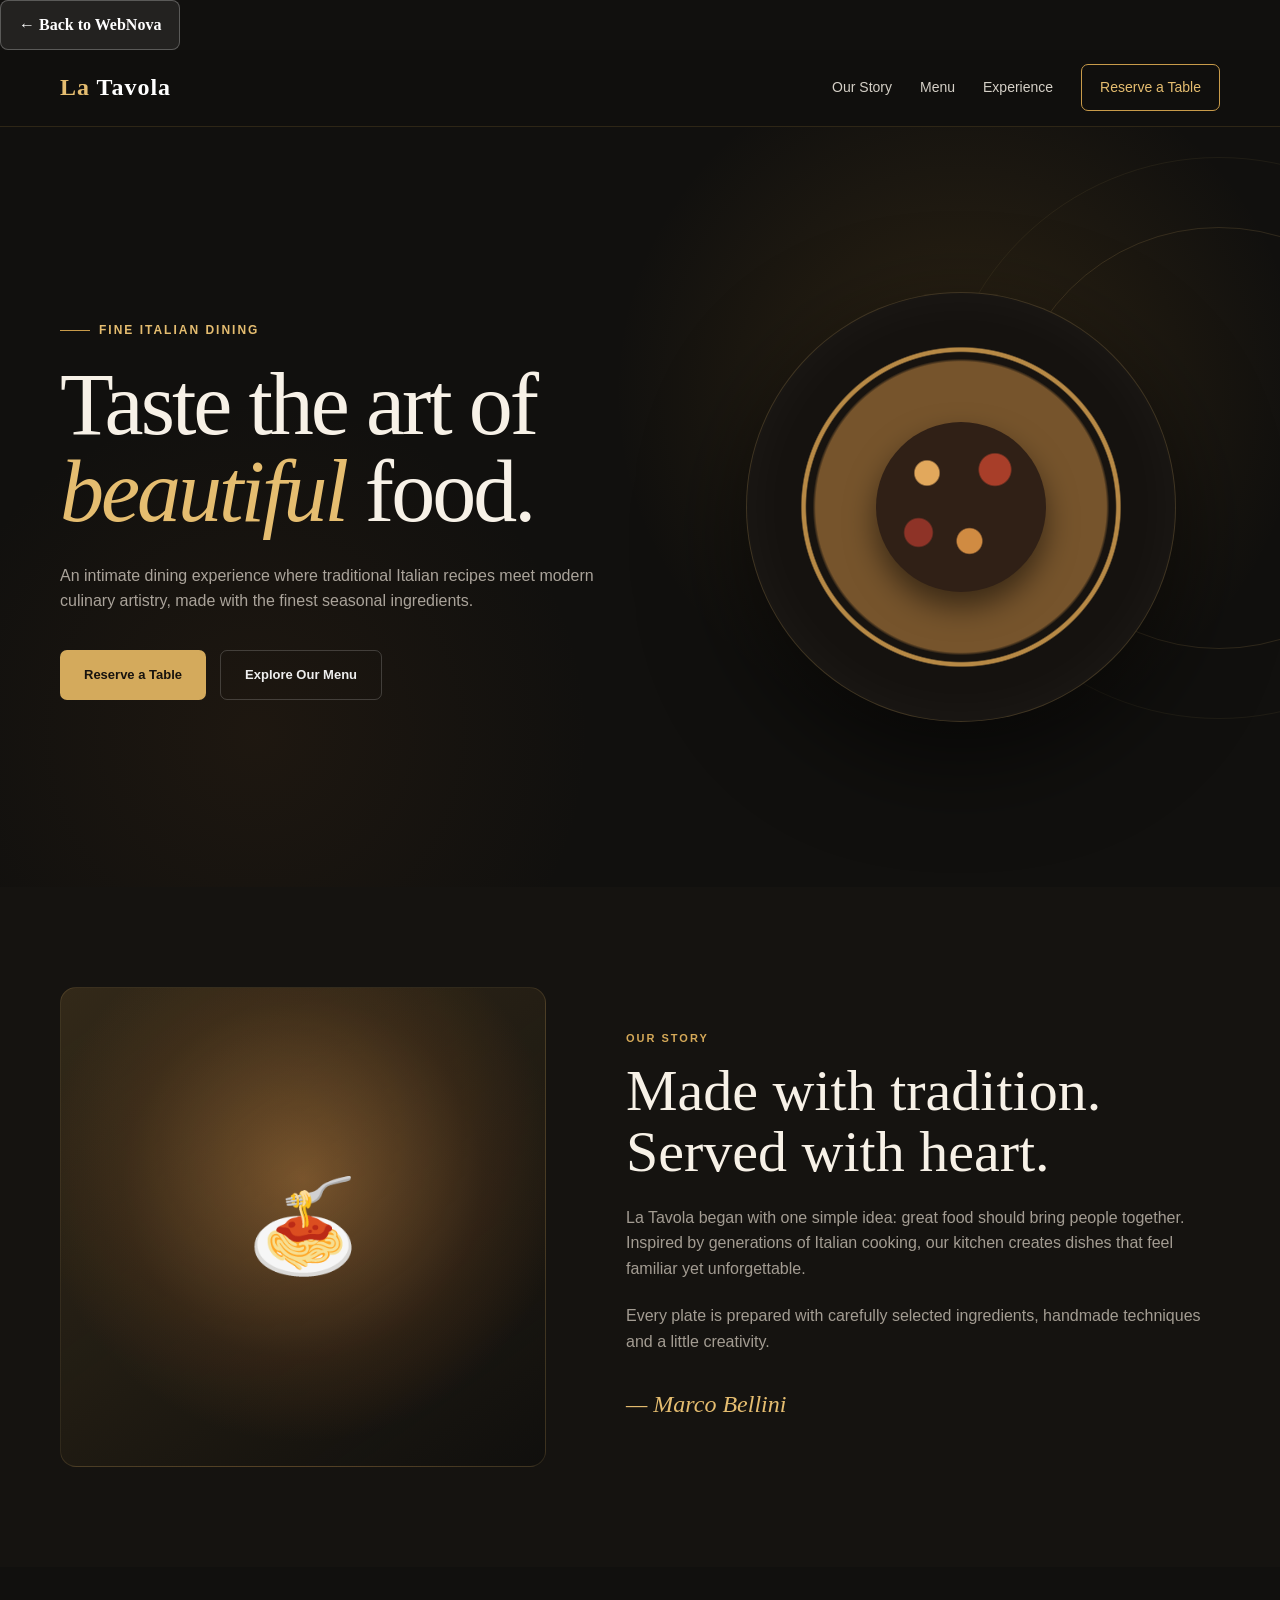
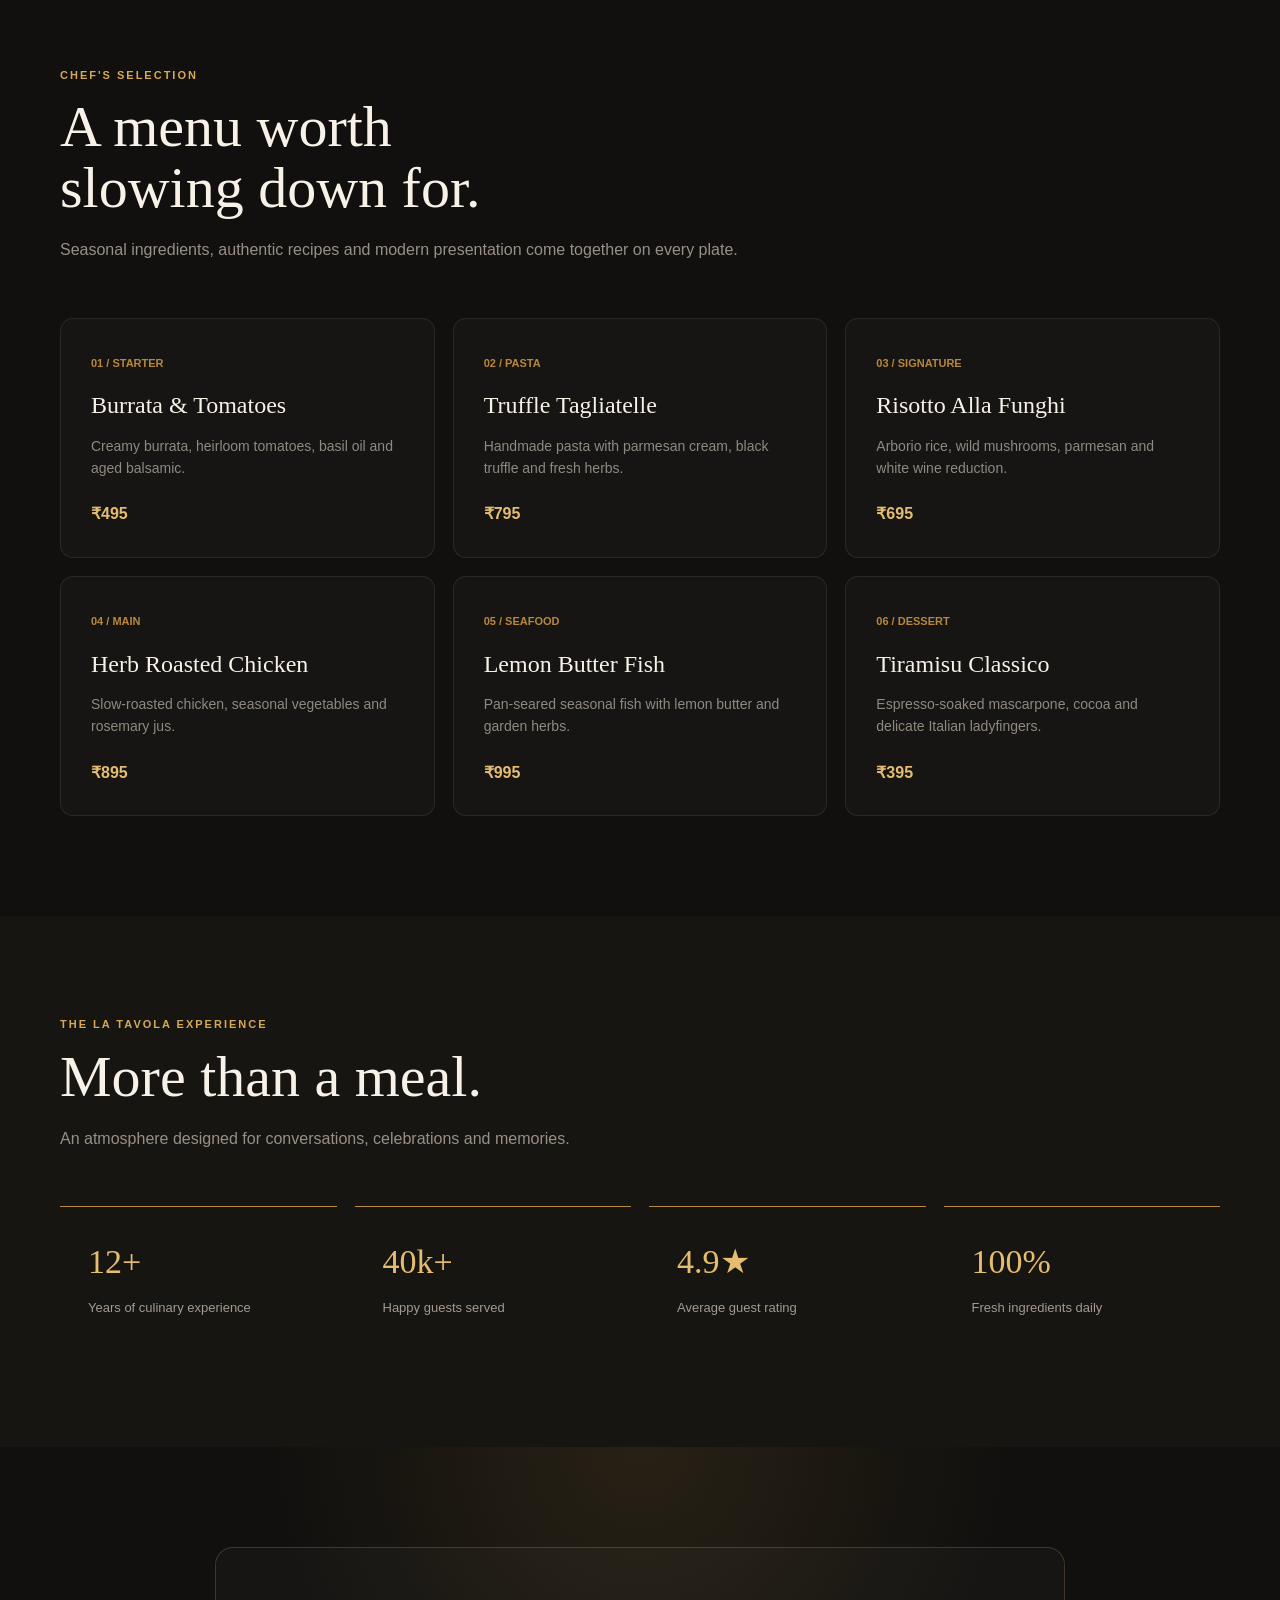
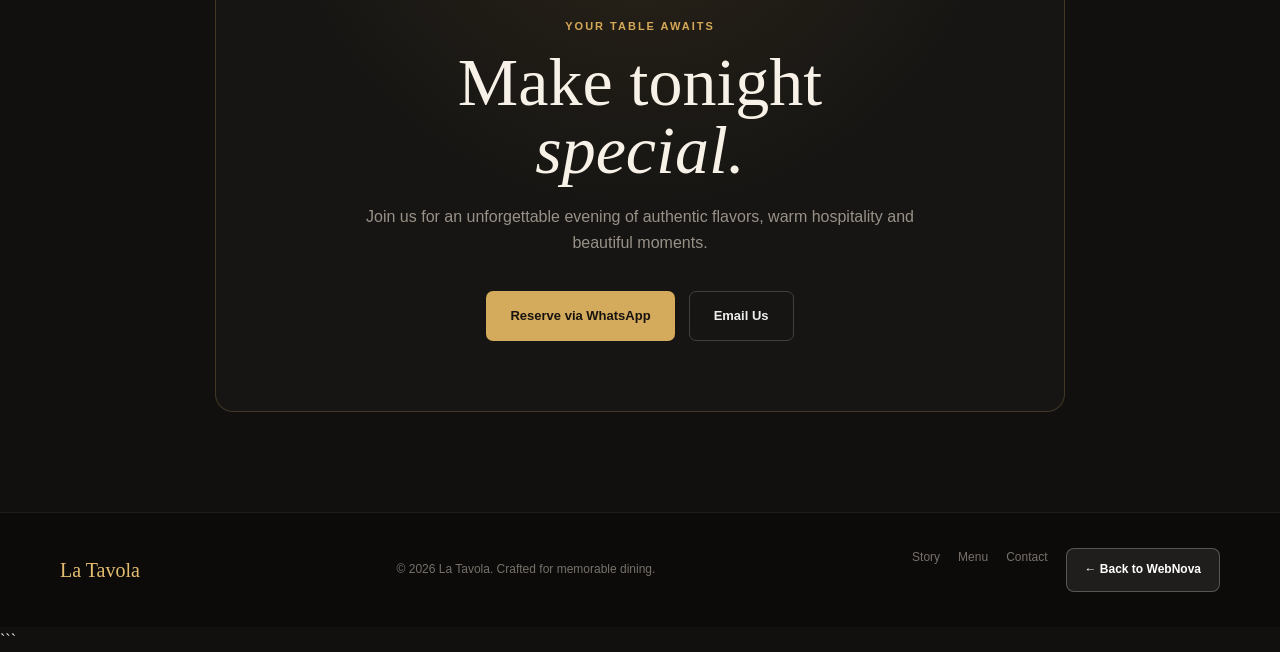
<file: restaurant.html>
<!DOCTYPE html>
<html lang="en">
<head>
    <meta charset="UTF-8">
    <meta name="viewport" content="width=device-width, initial-scale=1.0">

    <title>La Tavola — Fine Dining Restaurant</title>
    <meta name="description" content="La Tavola is a premium fine dining restaurant serving unforgettable Italian cuisine.">

    <style>
        * {
            margin: 0;
            padding: 0;
            box-sizing: border-box;
        }

        html {
            scroll-behavior: smooth;
        }

        body {
            font-family: Georgia, "Times New Roman", serif;
            background: #11100e;
            color: #f7f1e7;
            line-height: 1.6;
        }

        a {
            color: inherit;
            text-decoration: none;
        }

        button,
        a {
            -webkit-tap-highlight-color: transparent;
        }

        .container {
            width: min(1160px, calc(100% - 40px));
            margin: auto;
        }

        /* =========================
           NAVBAR
        ========================= */

        .navbar {
            position: sticky;
            top: 0;
            z-index: 100;
            background: rgba(17, 16, 14, 0.92);
            backdrop-filter: blur(16px);
            border-bottom: 1px solid rgba(214, 170, 83, 0.15);
        }

        .nav-inner {
            min-height: 76px;
            display: flex;
            align-items: center;
            justify-content: space-between;
            gap: 30px;
        }

        .logo {
            font-size: 24px;
            font-weight: 700;
            letter-spacing: 1px;
            color: #e5bd70;
        }

        .logo span {
            color: #fff;
        }

        .nav-links {
            display: flex;
            align-items: center;
            gap: 28px;
            font-family: Arial, sans-serif;
            font-size: 14px;
        }

        .nav-links a {
            color: #d5d0c7;
            transition: color 0.2s ease;
        }

        .nav-links a:hover {
            color: #e5bd70;
        }

        .nav-button {
            padding: 11px 18px;
            border: 1px solid #c89b4a;
            border-radius: 7px;
            color: #e5bd70 !important;
        }

        .nav-button:hover {
            background: #c89b4a;
            color: #11100e !important;
        }

        /* =========================
           HERO
        ========================= */

        .hero {
            min-height: 760px;
            display: flex;
            align-items: center;
            position: relative;
            overflow: hidden;
            background:
                radial-gradient(circle at 75% 35%, rgba(194, 139, 49, 0.16), transparent 32%),
                radial-gradient(circle at 20% 80%, rgba(116, 72, 31, 0.13), transparent 28%),
                #11100e;
        }

        .hero::before {
            content: "";
            position: absolute;
            width: 420px;
            height: 420px;
            right: -150px;
            top: 100px;
            border: 1px solid rgba(229, 189, 112, 0.14);
            border-radius: 50%;
        }

        .hero::after {
            content: "";
            position: absolute;
            width: 560px;
            height: 560px;
            right: -220px;
            top: 30px;
            border: 1px solid rgba(229, 189, 112, 0.07);
            border-radius: 50%;
        }

        .hero-grid {
            position: relative;
            z-index: 2;
            display: grid;
            grid-template-columns: 1.05fr 0.95fr;
            align-items: center;
            gap: 70px;
        }

        .eyebrow {
            display: inline-flex;
            align-items: center;
            gap: 9px;
            margin-bottom: 22px;
            color: #e5bd70;
            font-family: Arial, sans-serif;
            font-size: 12px;
            font-weight: 700;
            letter-spacing: 2px;
            text-transform: uppercase;
        }

        .eyebrow::before {
            content: "";
            width: 30px;
            height: 1px;
            background: #c89b4a;
        }

        .hero h1 {
            max-width: 700px;
            font-size: clamp(52px, 7vw, 88px);
            line-height: 0.98;
            font-weight: 500;
            letter-spacing: -3px;
        }

        .hero h1 em {
            color: #e5bd70;
            font-style: italic;
        }

        .hero-text {
            max-width: 590px;
            margin-top: 28px;
            color: #aaa39a;
            font-family: Arial, sans-serif;
            font-size: 16px;
        }

        .hero-actions {
            display: flex;
            flex-wrap: wrap;
            gap: 14px;
            margin-top: 36px;
        }

        .primary-btn,
        .secondary-btn {
            display: inline-flex;
            align-items: center;
            justify-content: center;
            min-height: 50px;
            padding: 0 24px;
            border-radius: 7px;
            font-family: Arial, sans-serif;
            font-size: 13px;
            font-weight: 700;
            transition: 0.25s ease;
        }

        .primary-btn {
            background: #d4aa5c;
            color: #17130e;
        }

        .primary-btn:hover {
            transform: translateY(-3px);
            background: #ebc978;
        }

        .secondary-btn {
            border: 1px solid rgba(255,255,255,0.18);
            color: #eee;
        }

        .secondary-btn:hover {
            border-color: #d4aa5c;
            color: #e5bd70;
            transform: translateY(-3px);
        }

        .hero-visual {
            min-height: 480px;
            display: flex;
            align-items: center;
            justify-content: center;
        }

        .plate {
            width: min(430px, 90vw);
            height: 430px;
            border-radius: 50%;
            padding: 28px;
            display: flex;
            align-items: center;
            justify-content: center;
            background:
                radial-gradient(circle, #2d2015 0 27%, transparent 27.5%),
                radial-gradient(circle, #76542c 0 48%, #17130f 49% 51%, #b78945 51.5% 52.5%, #15120f 53%);
            box-shadow:
                0 35px 100px rgba(0,0,0,0.6),
                inset 0 0 60px rgba(255,255,255,0.04);
            border: 1px solid rgba(229,189,112,0.2);
        }

        .food {
            width: 170px;
            height: 170px;
            border-radius: 50%;
            background:
                radial-gradient(circle at 30% 30%, #e2a85c 0 7%, transparent 8%),
                radial-gradient(circle at 70% 28%, #a83e29 0 9%, transparent 10%),
                radial-gradient(circle at 55% 70%, #d08b42 0 8%, transparent 9%),
                radial-gradient(circle at 25% 65%, #8e3327 0 8%, transparent 9%),
                #302016;
            box-shadow: 0 15px 30px rgba(0,0,0,0.5);
        }

        /* =========================
           SECTIONS
        ========================= */

        section {
            padding: 100px 0;
        }

        .section-heading {
            max-width: 700px;
            margin-bottom: 55px;
        }

        .section-label {
            color: #d5a958;
            font-family: Arial, sans-serif;
            font-size: 11px;
            font-weight: 800;
            letter-spacing: 2px;
            text-transform: uppercase;
            margin-bottom: 13px;
        }

        .section-heading h2 {
            font-size: clamp(36px, 5vw, 58px);
            line-height: 1.05;
            font-weight: 500;
        }

        .section-heading p {
            margin-top: 18px;
            color: #979087;
            font-family: Arial, sans-serif;
        }

        /* =========================
           STORY
        ========================= */

        .story {
            background: #151310;
        }

        .story-grid {
            display: grid;
            grid-template-columns: 0.9fr 1.1fr;
            gap: 80px;
            align-items: center;
        }

        .story-image {
            min-height: 480px;
            border-radius: 16px;
            background:
                linear-gradient(145deg, rgba(210,161,76,0.18), transparent),
                radial-gradient(circle at 50% 40%, #6f4c29, #251a11 48%, #100f0d 70%);
            border: 1px solid rgba(229,189,112,0.14);
            display: flex;
            align-items: center;
            justify-content: center;
            font-size: 90px;
        }

        .story-copy h2 {
            font-size: clamp(38px, 5vw, 58px);
            line-height: 1.05;
            font-weight: 500;
        }

        .story-copy p {
            margin-top: 22px;
            color: #a39c92;
            font-family: Arial, sans-serif;
        }

        .signature {
            margin-top: 30px;
            color: #e5bd70;
            font-size: 24px;
            font-style: italic;
        }

        /* =========================
           MENU
        ========================= */

        .menu {
            background: #11100e;
        }

        .menu-grid {
            display: grid;
            grid-template-columns: repeat(3, 1fr);
            gap: 18px;
        }

        .menu-card {
            padding: 30px;
            border: 1px solid rgba(255,255,255,0.08);
            border-radius: 13px;
            background: rgba(255,255,255,0.025);
            transition: 0.25s ease;
        }

        .menu-card:hover {
            transform: translateY(-6px);
            border-color: rgba(229,189,112,0.4);
        }

        .menu-number {
            color: #b8873e;
            font-family: Arial, sans-serif;
            font-size: 11px;
            font-weight: 700;
        }

        .menu-card h3 {
            margin-top: 12px;
            font-size: 24px;
            font-weight: 500;
        }

        .menu-card p {
            margin-top: 10px;
            color: #8f8980;
            font-family: Arial, sans-serif;
            font-size: 14px;
        }

        .price {
            display: block;
            margin-top: 22px;
            color: #e5bd70;
            font-family: Arial, sans-serif;
            font-weight: 700;
        }

        /* =========================
           EXPERIENCE
        ========================= */

        .experience {
            background: #171511;
        }

        .experience-grid {
            display: grid;
            grid-template-columns: repeat(4, 1fr);
            gap: 18px;
        }

        .experience-card {
            padding: 28px;
            border-top: 1px solid #b78945;
        }

        .experience-card strong {
            display: block;
            font-size: 34px;
            font-weight: 500;
            color: #e5bd70;
        }

        .experience-card span {
            display: block;
            margin-top: 8px;
            color: #a29a90;
            font-family: Arial, sans-serif;
            font-size: 13px;
        }

        /* =========================
           RESERVATION
        ========================= */

        .reservation {
            background:
                radial-gradient(circle at 50% 0%, rgba(205,157,72,0.12), transparent 40%),
                #11100e;
            text-align: center;
        }

        .reservation-box {
            max-width: 850px;
            margin: auto;
            padding: 70px 35px;
            border: 1px solid rgba(229,189,112,0.2);
            border-radius: 18px;
            background: rgba(255,255,255,0.025);
        }

        .reservation-box h2 {
            font-size: clamp(40px, 6vw, 68px);
            line-height: 1;
            font-weight: 500;
        }

        .reservation-box p {
            max-width: 600px;
            margin: 20px auto 30px;
            color: #999187;
            font-family: Arial, sans-serif;
        }

        /* =========================
           FOOTER
        ========================= */

        footer {
            padding: 35px 0;
            border-top: 1px solid rgba(255,255,255,0.08);
            background: #0c0b0a;
        }

        .footer-inner {
            display: flex;
            align-items: center;
            justify-content: space-between;
            gap: 20px;
        }

        .footer-logo {
            color: #e5bd70;
            font-size: 20px;
        }

        .footer-inner p,
        .footer-links {
            color: #77716a;
            font-family: Arial, sans-serif;
            font-size: 12px;
        }

        .footer-links {
            display: flex;
            gap: 18px;
        }

        .footer-links a:hover {
            color: #e5bd70;
        }

        .back {
            display: inline-block;
            margin-bottom: 25px;
            color: #b9b1a5;
            font-family: Arial, sans-serif;
            font-size: 13px;
        }

        .back:hover {
            color: #e5bd70;
        }

        /* =========================
           RESPONSIVE
        ========================= */

        @media (max-width: 900px) {
            .nav-links {
                display: none;
            }

            .hero {
                min-height: auto;
                padding: 90px 0;
            }

            .hero-grid,
            .story-grid {
                grid-template-columns: 1fr;
            }

            .hero-visual {
                min-height: 350px;
            }

            .plate {
                width: 330px;
                height: 330px;
            }

            .menu-grid {
                grid-template-columns: repeat(2, 1fr);
            }

            .experience-grid {
                grid-template-columns: repeat(2, 1fr);
            }
        }

        @media (max-width: 600px) {
            .container {
                width: min(100% - 28px, 1160px);
            }

            section {
                padding: 75px 0;
            }

            .logo {
                font-size: 20px;
            }

            .hero h1 {
                font-size: 52px;
                letter-spacing: -2px;
            }

            .hero-actions {
                flex-direction: column;
            }

            .primary-btn,
            .secondary-btn {
                width: 100%;
            }

            .hero-visual {
                min-height: 300px;
            }

            .plate {
                width: 280px;
                height: 280px;
            }

            .food {
                width: 115px;
                height: 115px;
            }

            .story-image {
                min-height: 330px;
                font-size: 65px;
            }

            .menu-grid,
            .experience-grid {
                grid-template-columns: 1fr;
            }

            .reservation-box {
                padding: 50px 22px;
            }

            .footer-inner {
                flex-direction: column;
                text-align: center;
            }
        }
        .back-webnova {
    display: inline-flex !important;
    align-items: center;
    justify-content: center;
    padding: 11px 18px;
    border: 1px solid rgba(255,255,255,0.25);
    border-radius: 8px;
    background: rgba(255,255,255,0.08);
    color: #ffffff !important;
    font-weight: 700;
    transition: 0.25s ease;
}

.back-webnova:hover {
    background: #ffffff;
    color: #111111 !important;
    transform: translateY(-2px);
}
    </style>
</head>

<body>
    <a href="index.html" class="back-webnova">← Back to WebNova</a>

    <!-- NAVBAR -->
    <header class="navbar">
        <div class="container nav-inner">
            <a href="#" class="logo">La <span>Tavola</span></a>

            <nav class="nav-links">
                <a href="#story">Our Story</a>
                <a href="#menu">Menu</a>
                <a href="#experience">Experience</a>
                <a href="#reservation" class="nav-button">Reserve a Table</a>
            </nav>
        </div>
    </header>

    <!-- HERO -->
    <main>

        <section class="hero">
            <div class="container hero-grid">

                <div>
                    <div class="eyebrow">Fine Italian Dining</div>

                    <h1>
                        Taste the art of <em>beautiful</em> food.
                    </h1>

                    <p class="hero-text">
                        An intimate dining experience where traditional Italian
                        recipes meet modern culinary artistry, made with the
                        finest seasonal ingredients.
                    </p>

                    <div class="hero-actions">
                        <a href="#reservation" class="primary-btn">
                            Reserve a Table
                        </a>

                        <a href="#menu" class="secondary-btn">
                            Explore Our Menu
                        </a>
                    </div>
                </div>

                <div class="hero-visual">
                    <div class="plate">
                        <div class="food"></div>
                    </div>
                </div>

            </div>
        </section>

        <!-- STORY -->
        <section class="story" id="story">
            <div class="container story-grid">

                <div class="story-image">
                    🍝
                </div>

                <div class="story-copy">
                    <div class="section-label">Our Story</div>

                    <h2>
                        Made with tradition.<br>
                        Served with heart.
                    </h2>

                    <p>
                        La Tavola began with one simple idea: great food
                        should bring people together. Inspired by generations
                        of Italian cooking, our kitchen creates dishes that
                        feel familiar yet unforgettable.
                    </p>

                    <p>
                        Every plate is prepared with carefully selected
                        ingredients, handmade techniques and a little
                        creativity.
                    </p>

                    <div class="signature">
                        — Marco Bellini
                    </div>
                </div>

            </div>
        </section>

        <!-- MENU -->
        <section class="menu" id="menu">
            <div class="container">

                <div class="section-heading">
                    <div class="section-label">Chef's Selection</div>

                    <h2>
                        A menu worth<br>
                        slowing down for.
                    </h2>

                    <p>
                        Seasonal ingredients, authentic recipes and modern
                        presentation come together on every plate.
                    </p>
                </div>

                <div class="menu-grid">

                    <article class="menu-card">
                        <span class="menu-number">01 / STARTER</span>
                        <h3>Burrata & Tomatoes</h3>
                        <p>
                            Creamy burrata, heirloom tomatoes, basil oil and
                            aged balsamic.
                        </p>
                        <span class="price">₹495</span>
                    </article>

                    <article class="menu-card">
                        <span class="menu-number">02 / PASTA</span>
                        <h3>Truffle Tagliatelle</h3>
                        <p>
                            Handmade pasta with parmesan cream, black truffle
                            and fresh herbs.
                        </p>
                        <span class="price">₹795</span>
                    </article>

                    <article class="menu-card">
                        <span class="menu-number">03 / SIGNATURE</span>
                        <h3>Risotto Alla Funghi</h3>
                        <p>
                            Arborio rice, wild mushrooms, parmesan and
                            white wine reduction.
                        </p>
                        <span class="price">₹695</span>
                    </article>

                    <article class="menu-card">
                        <span class="menu-number">04 / MAIN</span>
                        <h3>Herb Roasted Chicken</h3>
                        <p>
                            Slow-roasted chicken, seasonal vegetables and
                            rosemary jus.
                        </p>
                        <span class="price">₹895</span>
                    </article>

                    <article class="menu-card">
                        <span class="menu-number">05 / SEAFOOD</span>
                        <h3>Lemon Butter Fish</h3>
                        <p>
                            Pan-seared seasonal fish with lemon butter and
                            garden herbs.
                        </p>
                        <span class="price">₹995</span>
                    </article>

                    <article class="menu-card">
                        <span class="menu-number">06 / DESSERT</span>
                        <h3>Tiramisu Classico</h3>
                        <p>
                            Espresso-soaked mascarpone, cocoa and delicate
                            Italian ladyfingers.
                        </p>
                        <span class="price">₹395</span>
                    </article>

                </div>
            </div>
        </section>

        <!-- EXPERIENCE -->
        <section class="experience" id="experience">
            <div class="container">

                <div class="section-heading">
                    <div class="section-label">The La Tavola Experience</div>

                    <h2>
                        More than a meal.
                    </h2>

                    <p>
                        An atmosphere designed for conversations, celebrations
                        and memories.
                    </p>
                </div>

                <div class="experience-grid">

                    <div class="experience-card">
                        <strong>12+</strong>
                        <span>Years of culinary experience</span>
                    </div>

                    <div class="experience-card">
                        <strong>40k+</strong>
                        <span>Happy guests served</span>
                    </div>

                    <div class="experience-card">
                        <strong>4.9★</strong>
                        <span>Average guest rating</span>
                    </div>

                    <div class="experience-card">
                        <strong>100%</strong>
                        <span>Fresh ingredients daily</span>
                    </div>

                </div>
            </div>
        </section>

        <!-- RESERVATION -->
        <section class="reservation" id="reservation">
            <div class="container">

                <div class="reservation-box">

                    <div class="section-label">
                        Your Table Awaits
                    </div>

                    <h2>
                        Make tonight<br>
                        <em>special.</em>
                    </h2>

                    <p>
                        Join us for an unforgettable evening of authentic
                        flavors, warm hospitality and beautiful moments.
                    </p>

                    <div class="hero-actions" style="justify-content:center;">

                        <a
                            href="https://wa.me/918979978542?text=Hi%20La%20Tavola%2C%20I%20would%20like%20to%20reserve%20a%20table."
                            class="primary-btn"
                            target="_blank"
                            rel="noopener"
                        >
                            Reserve via WhatsApp
                        </a>

                        <a
                            href="mailto:gargatharv88@gmail.com?subject=La%20Tavola%20Reservation"
                            class="secondary-btn"
                        >
                            Email Us
                        </a>

                    </div>

                </div>

            </div>
        </section>

    </main>

    <!-- FOOTER -->
    <footer>
        <div class="container footer-inner">

            <div class="footer-logo">
                La Tavola
            </div>

            <p>
                © 2026 La Tavola. Crafted for memorable dining.
            </p>

            <div class="footer-links">
                <a href="#story">Story</a>
                <a href="#menu">Menu</a>
                <a href="#reservation">Contact</a>
                <a href="index.html" class="back-webnova">← Back to WebNova</a>
            </div>

        </div>
    </footer>

</body>
</html>
```
</file>
<file: style.css>
/* =========================================
   WEBNOVA — GLOBAL
========================================= */

* {
    margin: 0;
    padding: 0;
    box-sizing: border-box;
}

html {
    scroll-behavior: smooth;
}

body {
    font-family: Inter, Arial, Helvetica, sans-serif;
    background: #07070b;
    color: #f5f5f7;
    line-height: 1.6;
    overflow-x: hidden;
}

a {
    color: inherit;
    text-decoration: none;
}

button {
    font: inherit;
}

::selection {
    background: rgba(139, 92, 246, 0.35);
}


/* =========================================
   NAVBAR
========================================= */

.navbar {
    width: min(1180px, calc(100% - 40px));
    margin: 18px auto 0;

    min-height: 72px;
    padding: 12px 18px;

    display: flex;
    align-items: center;
    justify-content: space-between;
    gap: 25px;

    border: 1px solid rgba(255,255,255,0.08);
    border-radius: 18px;

    background: rgba(12,12,18,0.82);

    backdrop-filter: blur(18px);
    -webkit-backdrop-filter: blur(18px);

    position: sticky;
    top: 14px;
    z-index: 100;
}

.logo {
    display: inline-flex;
    align-items: center;
    gap: 10px;

    font-size: 20px;
    font-weight: 800;
    letter-spacing: -0.5px;
}

.logo-icon {
    width: 36px;
    height: 36px;

    display: grid;
    place-items: center;

    border-radius: 11px;

    background: linear-gradient(
        135deg,
        #8b5cf6,
        #6366f1
    );

    box-shadow: 0 8px 25px rgba(99,102,241,0.25);
}

.logo-highlight {
    color: #a78bfa;
}

.nav-links {
    display: flex;
    align-items: center;
    gap: 28px;
}

.nav-links a {
    color: #a1a1aa;
    font-size: 14px;
    font-weight: 600;

    transition:
        color 0.25s ease;
}

.nav-links a:hover {
    color: #ffffff;
}

.nav-button {
    padding: 11px 17px;

    border-radius: 11px;

    background: #ffffff;
    color: #08080b;

    font-size: 13px;
    font-weight: 800;

    transition:
        transform 0.25s ease,
        box-shadow 0.25s ease;
}

.nav-button:hover {
    transform: translateY(-2px);
    box-shadow: 0 10px 30px rgba(255,255,255,0.12);
}

.menu-button {
    display: none;

    border: 0;
    background: transparent;
    color: white;

    font-size: 25px;
    cursor: pointer;
}


/* =========================================
   MOBILE MENU
========================================= */

.mobile-menu {
    display: none;

    width: min(1180px, calc(100% - 40px));
    margin: 10px auto 0;
    padding: 18px;

    border: 1px solid rgba(255,255,255,0.08);
    border-radius: 16px;

    background: #101016;

    position: relative;
    z-index: 90;
}

.mobile-menu.open {
    display: flex;
    flex-direction: column;
    gap: 8px;
}

.mobile-menu a {
    padding: 12px 10px;

    border-radius: 10px;

    color: #d4d4d8;
    font-weight: 600;
}

.mobile-menu a:hover {
    background: rgba(255,255,255,0.05);
}

.mobile-cta {
    margin-top: 6px;

    text-align: center;

    background: #ffffff;
    color: #09090b !important;
}


/* =========================================
   HERO
========================================= */

.hero {
    width: min(1180px, calc(100% - 40px));
    min-height: 720px;

    margin: 0 auto;

    display: grid;
    grid-template-columns: 1.05fr 0.95fr;
    align-items: center;
    gap: 55px;

    position: relative;
}

.hero::before {
    content: "";

    position: absolute;

    width: 520px;
    height: 520px;

    top: 30px;
    left: -220px;

    border-radius: 50%;

    background: rgba(99,102,241,0.11);

    filter: blur(100px);

    pointer-events: none;
}

.hero-content {
    position: relative;
    z-index: 2;
}

.hero-badge {
    width: fit-content;

    display: flex;
    align-items: center;
    gap: 9px;

    padding: 8px 13px;

    border: 1px solid rgba(255,255,255,0.09);
    border-radius: 999px;

    background: rgba(255,255,255,0.035);

    color: #a1a1aa;

    font-size: 12px;
    font-weight: 600;
}

.status-dot {
    width: 7px;
    height: 7px;

    border-radius: 50%;

    background: #34d399;

    box-shadow: 0 0 12px rgba(52,211,153,0.7);
}

.hero h1 {
    max-width: 700px;

    margin-top: 24px;

    font-size: clamp(46px, 6vw, 78px);
    line-height: 0.98;

    letter-spacing: -4px;
    font-weight: 850;
}

.hero h1 span {
    display: block;

    background: linear-gradient(
        100deg,
        #a78bfa,
        #6366f1,
        #22d3ee
    );

    -webkit-background-clip: text;
    background-clip: text;
    color: transparent;
}

.hero-content > p {
    max-width: 600px;

    margin-top: 25px;

    color: #a1a1aa;

    font-size: 16px;
    line-height: 1.8;
}

.hero-buttons {
    margin-top: 30px;

    display: flex;
    align-items: center;
    gap: 12px;

    flex-wrap: wrap;
}

.button {
    min-height: 48px;

    padding: 13px 19px;

    display: inline-flex;
    align-items: center;
    justify-content: center;
    gap: 8px;

    border-radius: 12px;

    font-size: 13px;
    font-weight: 800;

    transition:
        transform 0.25s ease,
        border-color 0.25s ease,
        background 0.25s ease;
}

.primary-button {
    background: #ffffff;
    color: #09090b;
}

.primary-button:hover {
    transform: translateY(-3px);
    box-shadow: 0 12px 35px rgba(255,255,255,0.12);
}

.secondary-button {
    border: 1px solid rgba(255,255,255,0.1);
    background: rgba(255,255,255,0.035);
    color: #eeeeef;
}

.secondary-button:hover {
    transform: translateY(-3px);
    border-color: rgba(167,139,250,0.5);
    background: rgba(167,139,250,0.07);
}

.hero-stats {
    margin-top: 50px;

    display: flex;
    align-items: center;
    gap: 28px;
}

.hero-stats div {
    display: flex;
    flex-direction: column;
}

.hero-stats strong {
    font-size: 17px;
}

.hero-stats span {
    margin-top: 2px;

    color: #71717a;

    font-size: 11px;
}


/* =========================================
   HERO VISUAL
========================================= */

.hero-visual {
    min-height: 520px;

    display: grid;
    place-items: center;

    position: relative;
}

.hero-glow {
    width: 360px;
    height: 360px;

    position: absolute;

    border-radius: 50%;

    background: rgba(99,102,241,0.15);

    filter: blur(85px);

    pointer-events: none;
}

.browser-window {
    width: min(500px, 100%);

    border: 1px solid rgba(255,255,255,0.1);
    border-radius: 18px;

    overflow: hidden;

    background: #0f1016;

    box-shadow:
        0 35px 100px rgba(0,0,0,0.55),
        0 0 70px rgba(99,102,241,0.08);

    transform: perspective(1000px) rotateY(-5deg) rotateX(2deg);
}

.browser-top {
    height: 46px;

    padding: 0 14px;

    display: flex;
    align-items: center;
    gap: 18px;

    border-bottom: 1px solid rgba(255,255,255,0.07);

    background: #171820;
}

.browser-dots {
    display: flex;
    gap: 5px;
}

.browser-dots span {
    width: 7px;
    height: 7px;

    border-radius: 50%;

    background: #52525b;
}

.browser-url {
    flex: 1;

    padding: 5px 10px;

    border-radius: 7px;

    background: rgba(255,255,255,0.045);

    color: #71717a;

    font-size: 9px;
    text-align: center;
}

.browser-content {
    min-height: 410px;

    padding: 22px;

    background:
        radial-gradient(
            circle at 80% 20%,
            rgba(99,102,241,0.15),
            transparent 32%
        ),
        #0a0b10;
}

.mini-nav {
    display: flex;
    align-items: center;
    justify-content: space-between;

    color: #f4f4f5;

    font-size: 11px;
}

.mini-nav strong {
    font-size: 12px;
}

.mini-nav > div {
    display: flex;
    gap: 5px;
}

.mini-nav > div span {
    width: 24px;
    height: 4px;

    border-radius: 99px;

    background: #3f3f46;
}

.mini-content {
    margin-top: 80px;
}

.mini-content small {
    color: #71717a;

    font-size: 8px;
    letter-spacing: 2px;
}

.mini-content h3 {
    margin-top: 12px;

    font-size: 34px;
    line-height: 1.05;

    letter-spacing: -1.5px;
}

.mini-content h3 span {
    color: #a78bfa;
}

.mini-line {
    width: 100px;
    height: 3px;

    margin-top: 20px;

    border-radius: 99px;

    background: linear-gradient(
        90deg,
        #8b5cf6,
        #22d3ee
    );
}

.mini-button {
    width: fit-content;

    margin-top: 25px;
    padding: 8px 13px;

    border-radius: 7px;

    background: #ffffff;
    color: #09090b;

    font-size: 9px;
    font-weight: 800;
}


/* =========================================
   GENERAL SECTIONS
========================================= */

.section {
    width: min(1180px, calc(100% - 40px));

    margin: 0 auto;
    padding: 110px 0;
}

.section-heading {
    max-width: 700px;
    margin-bottom: 48px;
}

.section-label {
    color: #a78bfa;

    font-size: 10px;
    font-weight: 800;

    letter-spacing: 2.5px;
}

.section-heading h2,
.why-content h2,
.cta-content h2 {
    margin-top: 12px;

    font-size: clamp(35px, 4vw, 53px);
    line-height: 1.05;

    letter-spacing: -2.5px;
}

.section-heading h2 span,
.why-content h2 span,
.cta-content h2 span {
    color: #a78bfa;
}

.section-heading p,
.why-content > p,
.cta-content > p {
    margin-top: 17px;

    color: #8f8f98;

    font-size: 15px;
    line-height: 1.8;
}


/* =========================================
   SERVICES
========================================= */

.services-grid {
    display: grid;
    grid-template-columns: repeat(3, 1fr);
    gap: 17px;
}

.service-card {
    min-height: 255px;

    padding: 25px;

    border: 1px solid rgba(255,255,255,0.08);
    border-radius: 18px;

    background: rgba(255,255,255,0.025);

    position: relative;

    transition:
        transform 0.3s ease,
        border-color 0.3s ease,
        background 0.3s ease;
}

.service-card:hover {
    transform: translateY(-6px);

    border-color: rgba(167,139,250,0.3);

    background: rgba(255,255,255,0.04);
}

.service-icon {
    width: 48px;
    height: 48px;

    display: grid;
    place-items: center;

    border-radius: 13px;

    background: rgba(167,139,250,0.1);

    font-size: 22px;
}

.service-number {
    position: absolute;

    top: 27px;
    right: 25px;

    color: #3f3f46;

    font-size: 11px;
    font-weight: 800;
}

.service-card h3 {
    margin-top: 22px;

    font-size: 18px;
}

.service-card p {
    margin-top: 8px;

    color: #8f8f98;

    font-size: 13px;
    line-height: 1.7;
}

.service-card a {
    display: inline-block;

    margin-top: 18px;

    color: #a78bfa;

    font-size: 12px;
    font-weight: 800;
}

.featured-service {
    border-color: rgba(99,102,241,0.22);

    background:
        radial-gradient(
            circle at 80% 20%,
            rgba(99,102,241,0.12),
            transparent 35%
        ),
        rgba(255,255,255,0.025);
}


/* =========================================
   WHY US
========================================= */

.why-section {
    display: grid;
    grid-template-columns: 0.8fr 1.2fr;
    gap: 70px;
    align-items: start;
}

.why-grid {
    display: grid;
    grid-template-columns: repeat(2, 1fr);
    gap: 14px;
}

.why-card {
    padding: 22px;

    border: 1px solid rgba(255,255,255,0.07);
    border-radius: 16px;

    background: rgba(255,255,255,0.02);
}

.why-card > div {
    font-size: 23px;
}

.why-card h3 {
    margin-top: 13px;

    font-size: 16px;
}

.why-card p {
    margin-top: 5px;

    color: #85858d;

    font-size: 12px;
    line-height: 1.6;
}

.why-card:last-child {
    grid-column: span 2;
}


/* =========================================
   WORK / PORTFOLIO
========================================= */

.work-grid {
    display: grid;
    grid-template-columns: repeat(2, 1fr);
    gap: 20px;
}

.work-card {
    border: 1px solid rgba(255,255,255,0.08);
    border-radius: 20px;

    overflow: hidden;

    background: rgba(255,255,255,0.025);

    transition:
        transform 0.3s ease,
        border-color 0.3s ease;
}

.work-card:hover {
    transform: translateY(-7px);

    border-color: rgba(167,139,250,0.28);
}

/*
    IMPORTANT:
    Preview is NOT absolute.
    This keeps every demo button naturally clickable.
*/

.work-preview {
    min-height: 300px;

    padding: 35px;

    display: flex;
    flex-direction: column;
    justify-content: center;

    position: relative;
}

.restaurant-preview {
    background:
        radial-gradient(
            circle at 75% 25%,
            rgba(245,158,11,0.2),
            transparent 35%
        ),
        linear-gradient(
            135deg,
            #1d1409,
            #0b0805
        );
}

.coaching-preview {
    background:
        radial-gradient(
            circle at 25% 25%,
            rgba(59,130,246,0.2),
            transparent 35%
        ),
        linear-gradient(
            135deg,
            #091321,
            #060a12
        );
}

.business-preview {
    background:
        radial-gradient(
            circle at 75% 20%,
            rgba(139,92,246,0.22),
            transparent 35%
        ),
        linear-gradient(
            135deg,
            #130c20,
            #08070d
        );
}

.portfolio-preview {
    background:
        radial-gradient(
            circle at 25% 70%,
            rgba(34,211,238,0.15),
            transparent 35%
        ),
        linear-gradient(
            135deg,
            #071517,
            #060a0c
        );
}

.preview-icon {
    font-size: 38px;
    margin-bottom: 22px;
}

.work-preview > span {
    color: #a1a1aa;

    font-size: 9px;
    font-weight: 800;

    letter-spacing: 2px;
}

.work-preview h3 {
    margin-top: 8px;

    font-size: 32px;
    letter-spacing: -1px;
}

.work-preview p {
    margin-top: 4px;

    color: #9f9fa7;

    font-size: 13px;
}

.work-info {
    min-height: 110px;

    padding: 20px 22px;

    display: flex;
    align-items: center;
    justify-content: space-between;

    gap: 20px;

    border-top: 1px solid rgba(255,255,255,0.07);
}

.work-info h3 {
    font-size: 15px;
}

.work-info p {
    max-width: 390px;

    margin-top: 5px;

    color: #85858d;

    font-size: 12px;
}

.demo-button {
    flex-shrink: 0;

    display: inline-flex;
    align-items: center;
    justify-content: center;

    min-height: 40px;

    padding: 10px 14px;

    border: 1px solid rgba(167,139,250,0.25);
    border-radius: 10px;

    background: rgba(167,139,250,0.07);

    color: #c4b5fd;

    font-size: 11px;
    font-weight: 800;

    cursor: pointer;

    transition:
        transform 0.2s ease,
        background 0.2s ease,
        border-color 0.2s ease;
}

.demo-button:hover {
    transform: translateY(-2px);

    background: rgba(167,139,250,0.15);

    border-color: rgba(167,139,250,0.45);
}


/* =========================================
   PRICING
========================================= */

.pricing-grid {
    display: grid;
    grid-template-columns: repeat(4, 1fr);
    gap: 15px;
}

.pricing-card {
    min-height: 450px;

    padding: 27px 23px;

    border: 1px solid rgba(255,255,255,0.08);
    border-radius: 18px;

    background: rgba(255,255,255,0.025);

    position: relative;

    transition:
        transform 0.3s ease,
        border-color 0.3s ease;
}

.pricing-card:hover {
    transform: translateY(-6px);
    border-color: rgba(167,139,250,0.3);
}

.featured-pricing {
    border-color: rgba(139,92,246,0.35);

    background:
        radial-gradient(
            circle at 50% 0%,
            rgba(139,92,246,0.14),
            transparent 45%
        ),
        rgba(255,255,255,0.025);
}

.popular {
    position: absolute;

    top: -1px;
    right: 20px;

    padding: 7px 10px;

    border-radius: 0 0 8px 8px;

    background: #8b5cf6;

    color: white;

    font-size: 8px;
    font-weight: 900;

    letter-spacing: 1px;
}

.plan-label {
    color: #71717a;

    font-size: 9px;
    font-weight: 800;

    letter-spacing: 2px;
}

.pricing-icon {
    margin-top: 18px;

    font-size: 28px;
}

.pricing-card h3 {
    margin-top: 13px;

    font-size: 20px;
}

.pricing-card > p {
    min-height: 63px;

    margin-top: 7px;

    color: #85858d;

    font-size: 12px;
    line-height: 1.6;
}

.price {
    margin-top: 20px;

    font-size: 31px;
    font-weight: 850;

    letter-spacing: -1px;
}

.pricing-card ul {
    margin-top: 18px;

    list-style: none;
}

.pricing-card li {
    padding: 5px 0;

    color: #b0b0b7;

    font-size: 11px;
}

.price-button {
    display: flex;
    align-items: center;
    justify-content: center;

    min-height: 42px;

    margin-top: 22px;

    border: 1px solid rgba(255,255,255,0.1);
    border-radius: 10px;

    background: rgba(255,255,255,0.04);

    font-size: 11px;
    font-weight: 800;

    transition:
        background 0.2s ease,
        transform 0.2s ease;
}

.price-button:hover {
    transform: translateY(-2px);
    background: rgba(255,255,255,0.09);
}


/* =========================================
   PROCESS
========================================= */

.process-grid {
    display: grid;
    grid-template-columns: repeat(5, 1fr);
    gap: 13px;
}

.process-step {
    padding: 25px 18px;

    border-top: 1px solid rgba(167,139,250,0.3);
}

.process-step > span {
    color: #a78bfa;

    font-size: 11px;
    font-weight: 900;
}

.process-step h3 {
    margin-top: 13px;

    font-size: 16px;
}

.process-step p {
    margin-top: 6px;

    color: #85858d;

    font-size: 11px;
    line-height: 1.6;
}


/* =========================================
   FAQ
========================================= */

.faq-container {
    max-width: 850px;
    margin: auto;
}

.faq-item {
    border-bottom: 1px solid rgba(255,255,255,0.08);
}

.faq-question {
    width: 100%;

    padding: 20px 4px;

    display: flex;
    align-items: center;
    justify-content: space-between;

    border: 0;
    background: transparent;

    color: #f4f4f5;

    text-align: left;

    font-size: 14px;
    font-weight: 700;

    cursor: pointer;
}

.faq-question span {
    color: #a78bfa;

    font-size: 20px;

    transition: transform 0.25s ease;
}

.faq-item.active .faq-question span {
    transform: rotate(45deg);
}

.faq-answer {
    max-height: 0;

    overflow: hidden;

    transition: max-height 0.3s ease;
}

.faq-answer p {
    padding: 0 4px 20px;

    color: #85858d;

    font-size: 13px;
    line-height: 1.7;
}


/* =========================================
   CTA
========================================= */

.cta-section {
    width: min(1100px, calc(100% - 40px));

    margin: 60px auto 110px;

    padding: 85px 30px;

    border: 1px solid rgba(167,139,250,0.18);
    border-radius: 28px;

    text-align: center;

    background:
        radial-gradient(
            circle at 50% 0%,
            rgba(99,102,241,0.16),
            transparent 50%
        ),
        rgba(255,255,255,0.025);
}

.cta-content {
    max-width: 760px;
    margin: auto;
}

.cta-icon {
    width: 55px;
    height: 55px;

    margin: 0 auto 22px;

    display: grid;
    place-items: center;

    border-radius: 16px;

    background: rgba(167,139,250,0.12);

    color: #c4b5fd;

    font-size: 26px;
}

.cta-buttons {
    margin-top: 28px;

    display: flex;
    justify-content: center;
    gap: 12px;

    flex-wrap: wrap;
}


/* =========================================
   FOOTER
========================================= */

.footer {
    border-top: 1px solid rgba(255,255,255,0.07);

    background: #050507;
}

.footer-top {
    width: min(1180px, calc(100% - 40px));

    margin: auto;
    padding: 55px 0;

    display: flex;
    justify-content: space-between;
    gap: 50px;
}

.footer-top p {
    max-width: 300px;

    margin-top: 14px;

    color: #71717a;

    font-size: 12px;
}

.footer-links {
    display: flex;
    align-items: center;
    gap: 25px;
}

.footer-links a {
    color: #85858d;

    font-size: 12px;
    font-weight: 600;
}

.footer-links a:hover {
    color: white;
}

.footer-bottom {
    width: min(1180px, calc(100% - 40px));

    margin: auto;
    padding: 20px 0;

    display: flex;
    justify-content: space-between;
    gap: 20px;

    border-top: 1px solid rgba(255,255,255,0.06);

    color: #52525b;

    font-size: 10px;
}


/* =========================================
   RESPONSIVE
========================================= */

@media (max-width: 1000px) {

    .nav-links {
        display: none;
    }

    .nav-button {
        display: none;
    }

    .menu-button {
        display: block;
    }

    .hero {
        grid-template-columns: 1fr;

        padding: 80px 0 60px;

        text-align: center;
    }

    .hero-content {
        display: flex;
        flex-direction: column;
        align-items: center;
    }

    .hero-content > p {
        max-width: 650px;
    }

    .hero-visual {
        min-height: 430px;
    }

    .services-grid {
        grid-template-columns: repeat(2, 1fr);
    }

    .why-section {
        grid-template-columns: 1fr;
        gap: 40px;
    }

    .pricing-grid {
        grid-template-columns: repeat(2, 1fr);
    }

    .process-grid {
        grid-template-columns: repeat(3, 1fr);
    }

    .process-step:last-child {
        grid-column: 2;
    }

}


/* =========================================
   MOBILE
========================================= */

@media (max-width: 650px) {

    .navbar {
        width: calc(100% - 24px);
        margin-top: 10px;

        min-height: 64px;
    }

    .mobile-menu {
        width: calc(100% - 24px);
    }

    .hero,
    .section {
        width: calc(100% - 28px);
    }

    .hero {
        min-height: auto;

        padding-top: 75px;
    }

    .hero h1 {
        font-size: 46px;
        letter-spacing: -2.5px;
    }

    .hero-content > p {
        font-size: 14px;
    }

    .hero-buttons {
        width: 100%;

        flex-direction: column;
    }

    .hero-buttons .button {
        width: 100%;
    }

    .hero-stats {
        gap: 20px;
    }

    .hero-stats strong {
        font-size: 15px;
    }

    .hero-stats span {
        font-size: 9px;
    }

    .browser-window {
        transform: none;
    }

    .browser-content {
        min-height: 330px;
    }

    .mini-content {
        margin-top: 55px;
    }

    .mini-content h3 {
        font-size: 28px;
    }

    .section {
        padding: 80px 0;
    }

    .section-heading h2,
    .why-content h2,
    .cta-content h2 {
        font-size: 37px;
        letter-spacing: -1.8px;
    }

    .services-grid {
        grid-template-columns: 1fr;
    }

    .why-grid {
        grid-template-columns: 1fr;
    }

    .why-card:last-child {
        grid-column: auto;
    }

    .work-grid {
        grid-template-columns: 1fr;
    }

    .work-preview {
        min-height: 270px;
    }

    .work-info {
        flex-direction: column;
        align-items: flex-start;
    }

    .demo-button {
        width: 100%;
    }

    .pricing-grid {
        grid-template-columns: 1fr;
    }

    .pricing-card {
        min-height: auto;
    }

    .process-grid {
        grid-template-columns: 1fr;
    }

    .process-step:last-child {
        grid-column: auto;
    }

    .cta-section {
        width: calc(100% - 28px);

        padding: 65px 20px;

        margin-bottom: 75px;
    }

    .cta-buttons {
        flex-direction: column;
    }

    .cta-buttons .button {
        width: 100%;
    }

    .footer-top {
        width: calc(100% - 28px);

        flex-direction: column;
        padding: 45px 0;
    }

    .footer-links {
        flex-wrap: wrap;
        gap: 15px 22px;
    }

    .footer-bottom {
        width: calc(100% - 28px);

        flex-direction: column;
        gap: 8px;
    }

}
</file>
